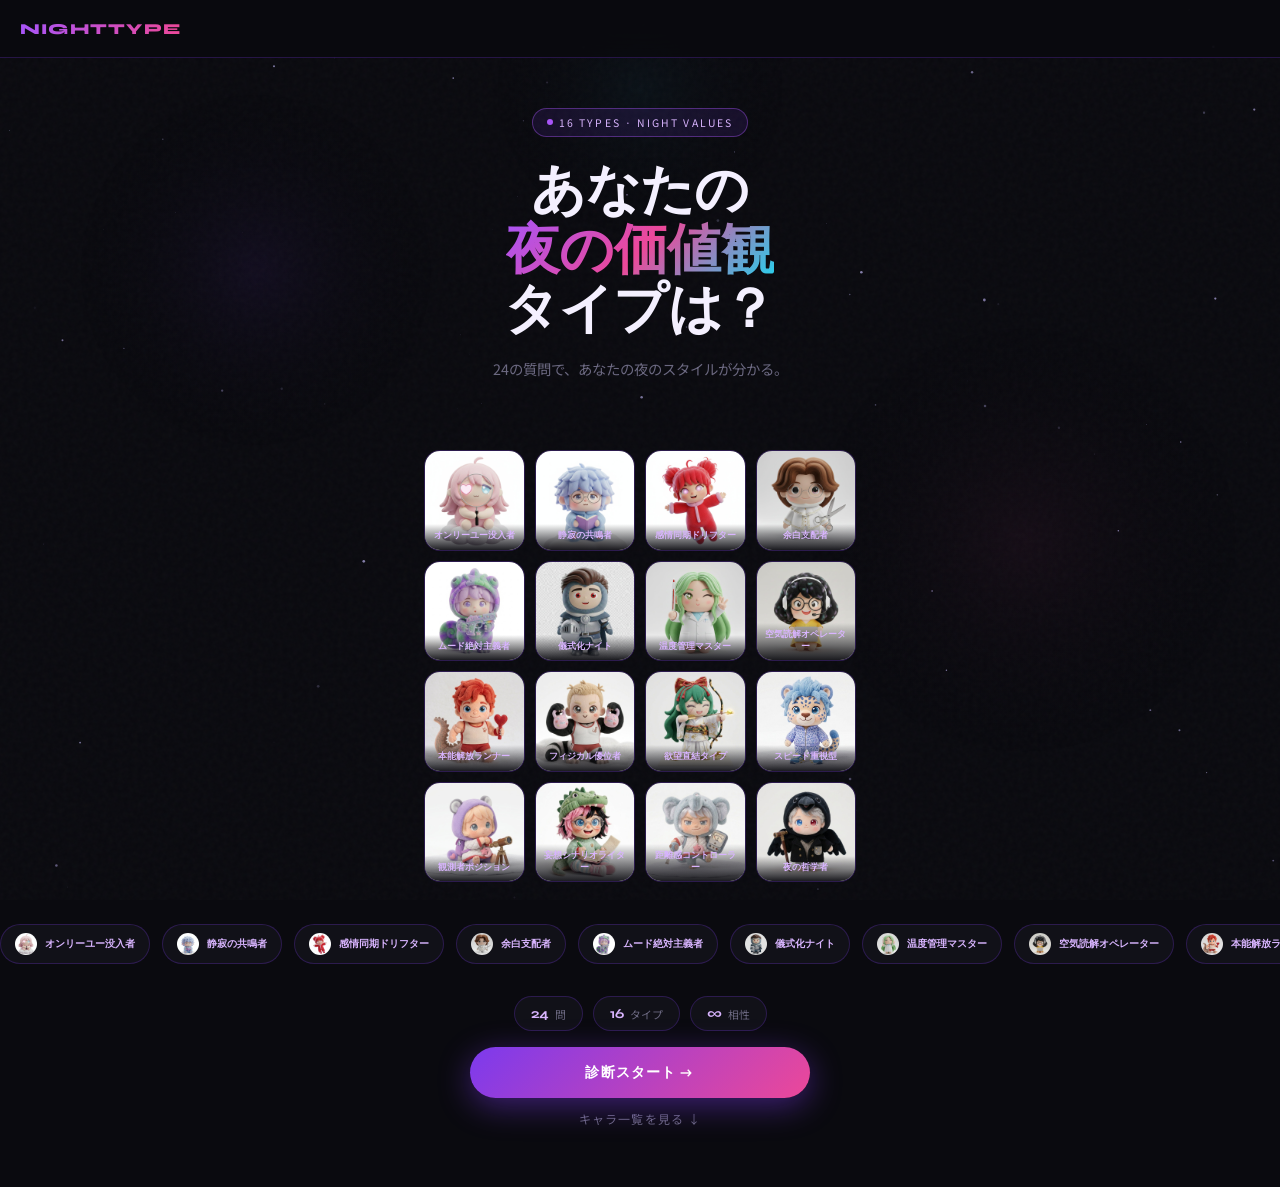
<file: index.html>
<!DOCTYPE html>
<html lang="ja">
<head>
  <meta charset="UTF-8"/>
  <link rel="icon" href="./favicon.svg" type="image/svg+xml"/>

  <meta name="viewport" content="width=device-width, initial-scale=1.0"/>
  <title>ナイトタイプ診断</title>
    <!-- OGP -->
  <meta property="og:title" content="ナイトタイプ診断 | NightType"/>
  <meta property="og:description" content="24の質問であなたの夜のスタイルが分かる。16タイプの中からぴったりの答えを見つけよう。"/>
  <meta property="og:type" content="website"/>
  <meta property="og:url" content="https://nighttype.jp"/>
  <meta property="og:image" content="https://nighttype.jp/images/A1.png"/>
  <meta name="twitter:card" content="summary_large_image"/>
  <meta name="twitter:title" content="ナイトタイプ診断 | NightType"/>
  <meta name="twitter:description" content="24の質問であなたの夜のスタイルが分かる。"/>
  <meta name="twitter:image" content="https://nighttype.jp/images/A1.png"/>
  <link rel="stylesheet" href="./style.css"/>
  <style>
    /* ─ Hero layout ─ */
    .home-hero { padding: 32px 20px 0; text-align:center; display:flex; flex-direction:column; align-items:center; }

    /* ─ Floating chars grid behind hero ─ */
    .float-grid {
      display:grid; grid-template-columns:repeat(4,1fr); gap:10px;
      width:100%; max-width:440px; margin:28px auto 0; padding:0 4px;
    }
    .float-card {
      border-radius:16px; overflow:hidden; position:relative;
      border:1px solid var(--border);
      background:var(--surface);
      animation: floatUp 3s ease-in-out infinite;
      cursor:pointer; text-decoration:none;
      display:block;
    }
    .float-card:nth-child(2n)   { animation-delay:0.4s; }
    .float-card:nth-child(3n)   { animation-delay:0.8s; }
    .float-card:nth-child(4n)   { animation-delay:1.2s; }
    .float-card:nth-child(5n)   { animation-delay:0.6s; }
    .float-card:nth-child(7n)   { animation-delay:1.0s; }
    @keyframes floatUp {
      0%,100% { transform:translateY(0); }
      50%      { transform:translateY(-6px); }
    }
    .float-card img { width:100%; aspect-ratio:1/1; object-fit:cover; display:block; }
    .float-card .fc-icon { width:100%; aspect-ratio:1/1; display:flex; align-items:center; justify-content:center; font-size:2.2rem; background:var(--surface2); }
    .float-card .fc-overlay {
      position:absolute; bottom:0; left:0; right:0;
      padding:6px 6px 8px;
      background:linear-gradient(transparent, rgba(10,10,15,0.92));
    }
    .float-card .fc-name { font-family:'Syne',sans-serif; font-weight:700; font-size:0.55rem; color:var(--purple-ll); line-height:1.3; }
    .float-card:hover { border-color:var(--purple-l); transform:translateY(-8px) scale(1.03) !important; box-shadow:0 12px 28px rgba(124,58,237,0.4); transition:all 0.2s; }

    /* ─ Marquee strip ─ */
    .marquee-wrap { overflow:hidden; width:100%; margin:24px 0 0; }
    .marquee-track { display:flex; gap:12px; animation:marquee 24s linear infinite; width:max-content; }
    .marquee-wrap:hover .marquee-track { animation-play-state:paused; }
    @keyframes marquee { from{transform:translateX(0)} to{transform:translateX(-50%)} }
    .mq-chip {
      flex-shrink:0; display:flex; align-items:center; gap:8px;
      padding:8px 14px; border-radius:999px;
      background:var(--surface); border:1px solid var(--border);
      font-size:0.68rem; color:var(--muted); white-space:nowrap;
    }
    .mq-chip img { width:22px; height:22px; border-radius:50%; object-fit:cover; }
    .mq-chip span { font-family:'Syne',sans-serif; font-size:0.62rem; color:var(--purple-ll); font-weight:700; }

    /* ─ Bottom CTA ─ */
    .home-cta {
      padding:32px 20px 60px; display:flex; flex-direction:column; align-items:center; gap:12px;
    }
    .stat-row { display:flex; gap:10px; margin-bottom:4px; }
    .stat-pill {
      padding:8px 16px; border-radius:999px;
      background:var(--surface); border:1px solid var(--border);
      font-size:0.68rem; color:var(--muted); display:flex; align-items:center; gap:6px;
    }
    .stat-pill b { font-family:'Syne',sans-serif; color:var(--purple-ll); font-size:0.85rem; }
  </style>
  <!-- Google Analytics (GA_MEASUREMENT_IDをご自身のIDに置き換えてください) -->
  <script async src="https://www.googletagmanager.com/gtag/js?id=GA_MEASUREMENT_ID"></script>
  <script>
    window.dataLayer = window.dataLayer || [];
    function gtag(){dataLayer.push(arguments);}
    gtag('js', new Date());
    gtag('config', 'GA_MEASUREMENT_ID');
  </script>
</head>
<body>
<canvas id="bg-canvas"></canvas>
<div class="noise"></div>

<nav class="navbar">
  <a href="index.html" class="nav-logo">NightType</a>
  <button class="hamburger" id="hamburger"><span></span><span></span><span></span></button>
</nav>
<div class="drawer" id="drawer">
  <a href="index.html" class="active"><span class="icon">🏠</span>ホーム</a>
  <a href="quiz.html"><span class="icon">🌙</span>診断する</a>
  <a href="characters.html"><span class="icon">🎴</span>キャラ一覧</a>
  <a href="compat.html"><span class="icon">💜</span>相性チェック</a>
  <a href="matrix.html"><span class="icon">📊</span>相性マトリクス</a>
</div>
<div class="drawer-overlay" id="drawer-overlay"></div>

<div class="page">
  <!-- HERO -->
  <div class="home-hero">
    <div class="hero-badge" style="opacity:0;animation:popIn 0.6s ease 0.1s forwards">
      <div class="dot"></div>16 Types · Night Values
    </div>
    <h1 class="hero-title" style="opacity:0;animation:popIn 0.6s ease 0.25s forwards">
      あなたの<br><span class="grad">夜の価値観</span><br>タイプは？
    </h1>
    <p class="hero-sub" style="opacity:0;animation:popIn 0.6s ease 0.4s forwards">
      24の質問で、あなたの夜のスタイルが分かる。
    </p>

    <!-- 4×4 キャラグリッド -->
    <div class="float-grid" id="floatGrid" style="opacity:0;animation:popIn 0.7s ease 0.5s forwards"></div>
  </div>

  <!-- マーキー -->
  <div class="marquee-wrap" id="marqueeWrap" style="opacity:0;animation:popIn 0.6s ease 0.9s forwards"></div>

  <!-- CTA -->
  <div class="home-cta" style="opacity:0;animation:popIn 0.6s ease 1.0s forwards">
    <div class="stat-row">
      <div class="stat-pill"><b>24</b>問</div>
      <div class="stat-pill"><b>16</b>タイプ</div>
      <div class="stat-pill"><b>∞</b>相性</div>
    </div>
    <a href="quiz.html" class="hero-btn" style="width:100%;max-width:340px;text-align:center;display:block">
      診断スタート →
    </a>
    <a href="characters.html" style="font-size:0.75rem;color:var(--muted);text-decoration:none;letter-spacing:0.1em">
      キャラ一覧を見る ↓
    </a>
  </div>
</div>

<script src="./types.js"></script>
<script src="./common.js"></script>
<script>
const keys = Object.keys(types);

// 4×4 フロートグリッド（16枚全部）
const grid = document.getElementById('floatGrid');
keys.forEach(k => {
  const d = types[k];
  const a = document.createElement('a');
  a.className = 'float-card';
  a.href = 'characters.html#'+k;
  a.innerHTML = d.image
    ? `<img src="${d.image}" alt="${d.name}" loading="lazy"/>
       <div class="fc-overlay"><div class="fc-name">${d.name}</div></div>`
    : `<div class="fc-icon">${d.icon}</div>
       <div class="fc-overlay"><div class="fc-name">${d.name}</div></div>`;
  grid.appendChild(a);
});

// マーキー（2周）
const wrap = document.getElementById('marqueeWrap');
const track = document.createElement('div');
track.className = 'marquee-track';
[...keys,...keys].forEach(k => {
  const d = types[k];
  const chip = document.createElement('a');
  chip.className = 'mq-chip';
  chip.href = 'characters.html#'+k;
  chip.style.textDecoration = 'none';
  chip.innerHTML = d.image
    ? `<img src="${d.image}" alt=""><span>${d.name}</span>`
    : `<span style="font-size:1rem">${d.icon}</span><span>${d.name}</span>`;
  track.appendChild(chip);
});
wrap.appendChild(track);
</script>
</body>
</html>
</file>
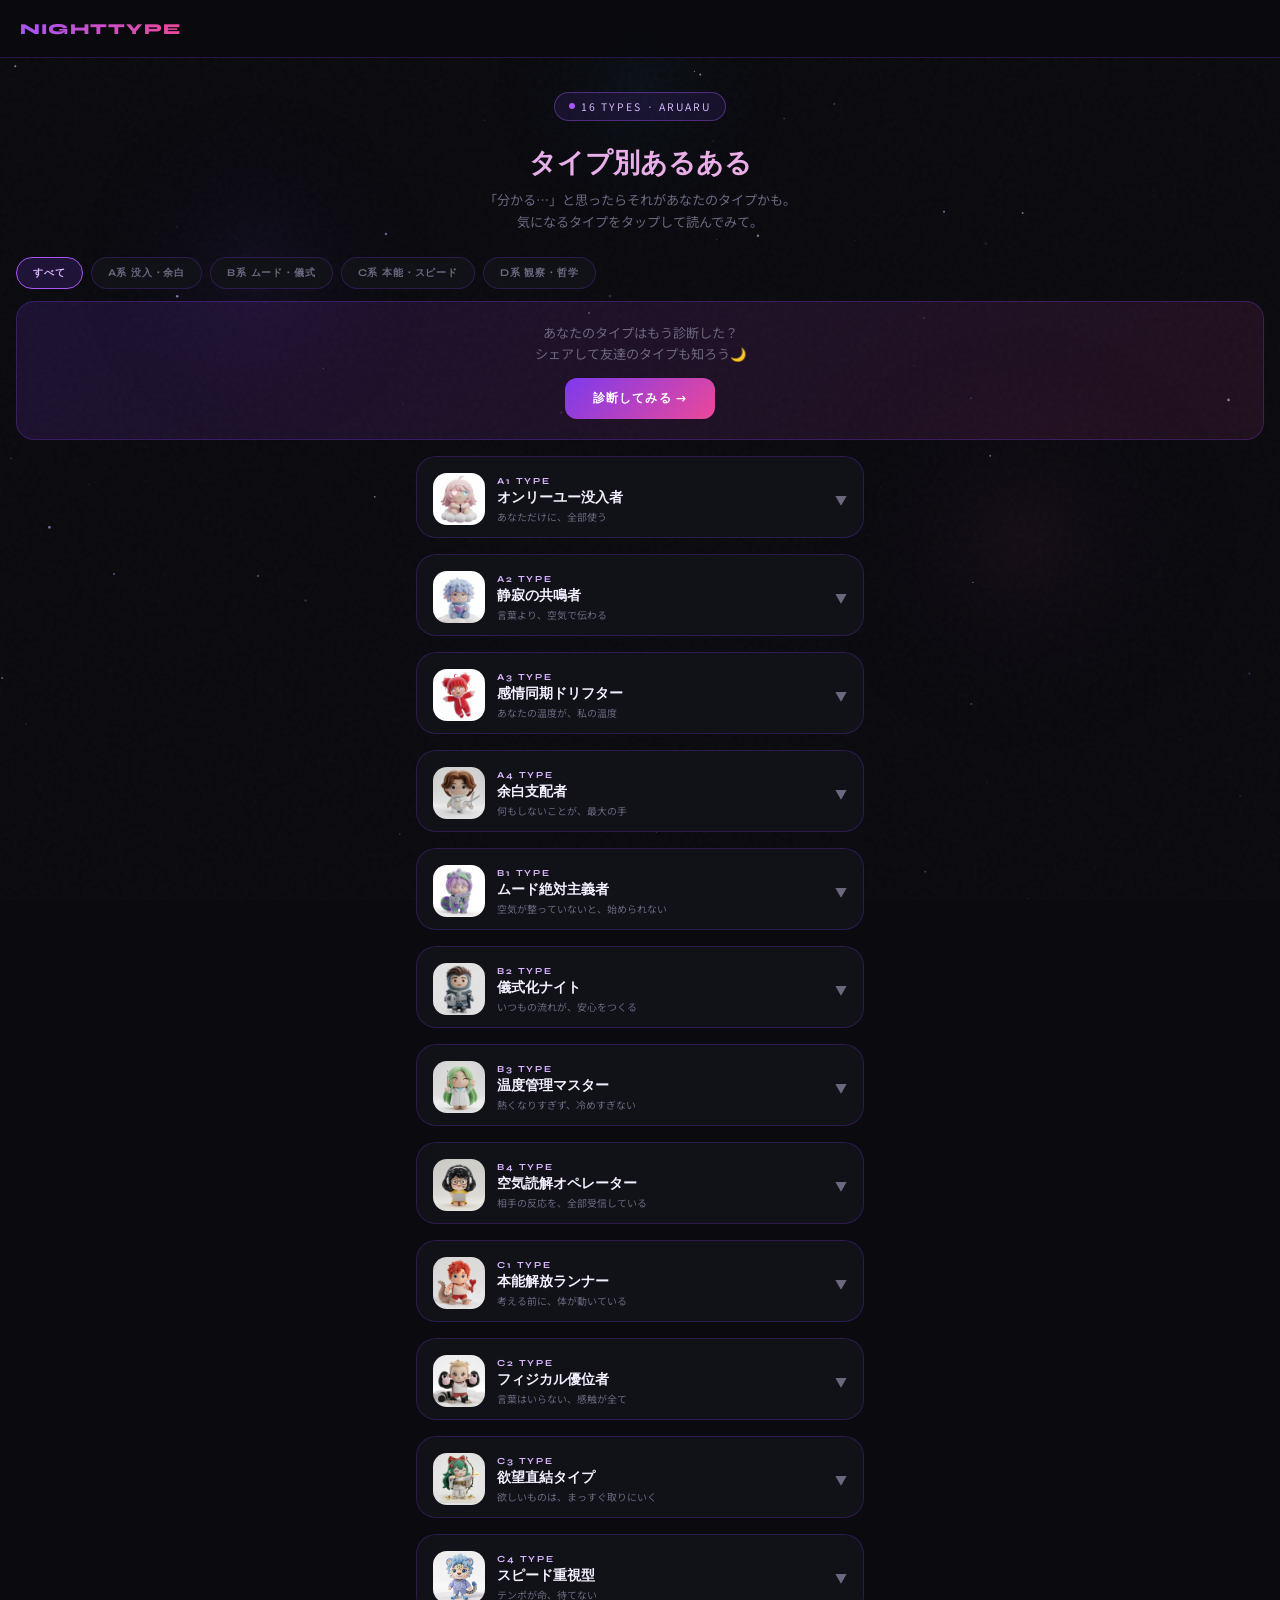
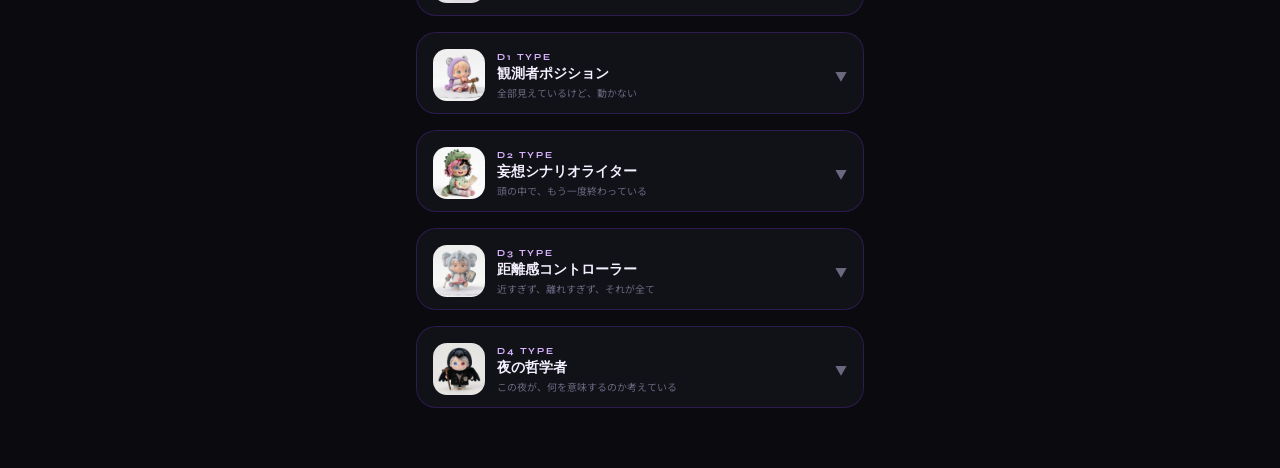
<file: aruaru.html>
<!DOCTYPE html>
<html lang="ja">
<head>
  <meta charset="UTF-8"/>
  <link rel="icon" href="./favicon.svg" type="image/svg+xml"/>
  <meta name="viewport" content="width=device-width, initial-scale=1.0"/>
  <title>タイプ別あるある｜NightType 夜の価値観診断</title>
  <meta name="description" content="ナイトタイプ別あるある集。全16タイプのリアルな「分かる！」エピソードまとめ。"/>
  <meta property="og:title" content="夜タイプ別あるある｜NightType"/>
  <meta property="og:description" content="全16タイプのリアルなあるある。あなたのタイプは？"/>
  <meta name="twitter:card" content="summary_large_image"/>
  <link rel="stylesheet" href="./style.css"/>
  <style>
    .aruaru-hero { padding:32px 20px 0; text-align:center; }
    .aruaru-hero h1 { font-family:'Syne',sans-serif; font-weight:800; font-size:1.7rem; margin-bottom:8px;
      background:linear-gradient(135deg,var(--purple-ll),var(--pink-l)); -webkit-background-clip:text; -webkit-text-fill-color:transparent; }
    .aruaru-hero p { font-size:0.82rem; color:var(--muted); line-height:1.7; margin-bottom:24px; }

    /* フィルタータブ */
    .filter-tabs { display:flex; gap:8px; overflow-x:auto; padding:0 16px 12px; -webkit-overflow-scrolling:touch; scrollbar-width:none; }
    .filter-tabs::-webkit-scrollbar { display:none; }
    .filter-tab { flex-shrink:0; padding:8px 16px; border-radius:999px; border:1px solid var(--border);
      background:var(--surface); font-family:'Syne',sans-serif; font-size:0.65rem; font-weight:700;
      letter-spacing:0.08em; color:var(--muted); cursor:pointer; transition:all 0.2s; white-space:nowrap; }
    .filter-tab.active { border-color:var(--purple-l); background:rgba(124,58,237,0.18); color:var(--purple-ll); }

    /* カードグリッド */
    .aruaru-grid { display:flex; flex-direction:column; gap:16px; padding:0 16px 60px; max-width:480px; margin:0 auto; }

    .type-aruaru-card {
      border-radius:20px; background:var(--surface); border:1px solid var(--border);
      overflow:hidden; transition:all 0.22s;
    }
    .type-aruaru-card:hover { border-color:var(--purple-l); box-shadow:0 8px 28px rgba(124,58,237,0.2); }

    .tac-header {
      display:flex; align-items:center; gap:12px; padding:16px 16px 12px;
      cursor:pointer; user-select:none;
    }
    .tac-img { width:52px; height:52px; border-radius:14px; object-fit:cover; flex-shrink:0; }
    .tac-icon { width:52px; height:52px; border-radius:14px; background:var(--surface2);
      display:flex; align-items:center; justify-content:center; font-size:1.6rem; flex-shrink:0; }
    .tac-info { flex:1; min-width:0; }
    .tac-code { font-family:'Syne',sans-serif; font-weight:700; font-size:0.58rem;
      letter-spacing:0.2em; color:var(--purple-ll); margin-bottom:3px; }
    .tac-name { font-family:'Syne',sans-serif; font-weight:700; font-size:0.88rem; line-height:1.2; }
    .tac-tagline { font-size:0.62rem; color:var(--muted); margin-top:2px; }
    .tac-toggle { font-size:0.75rem; color:var(--muted); flex-shrink:0; transition:transform 0.25s; }
    .type-aruaru-card.open .tac-toggle { transform:rotate(180deg); }

    .tac-body {
      max-height:0; overflow:hidden;
      transition:max-height 0.35s cubic-bezier(0.4,0,0.2,1);
      padding:0 16px;
    }
    .type-aruaru-card.open .tac-body { max-height:400px; }
    .tac-divider { height:1px; background:rgba(255,255,255,0.06); margin-bottom:12px; }
    .aruaru-items { list-style:none; padding:0; margin:0 0 16px; display:flex; flex-direction:column; gap:8px; }
    .aruaru-items li {
      padding:12px 14px 12px 38px; border-radius:10px;
      background:rgba(255,255,255,0.025); border:1px solid rgba(255,255,255,0.05);
      font-size:0.8rem; line-height:1.65; color:#9d99b0; position:relative;
    }
    .aruaru-items li::before { content:'🌙'; position:absolute; left:11px; top:12px; font-size:0.8rem; }
    .tac-cta {
      display:block; padding:12px; border-radius:10px; margin-bottom:14px;
      background:rgba(124,58,237,0.1); border:1px solid rgba(124,58,237,0.25);
      color:var(--purple-ll); font-family:'Syne',sans-serif; font-weight:700;
      font-size:0.68rem; letter-spacing:0.1em; text-align:center; text-decoration:none;
      transition:all 0.2s;
    }
    .tac-cta:hover { background:rgba(124,58,237,0.2); }

    /* シェアバナー */
    .share-banner {
      margin:0 16px 16px; padding:20px 18px; border-radius:18px;
      background:linear-gradient(135deg,rgba(124,58,237,0.15),rgba(236,72,153,0.1));
      border:1px solid rgba(124,58,237,0.3); text-align:center;
    }
    .share-banner p { font-size:0.82rem; color:var(--muted); line-height:1.6; margin-bottom:14px; }
    .share-banner a { display:inline-block; padding:12px 28px; border-radius:12px;
      background:linear-gradient(135deg,var(--purple),var(--pink));
      color:#fff; font-family:'Syne',sans-serif; font-weight:700; font-size:0.75rem;
      letter-spacing:0.1em; text-decoration:none; transition:all 0.2s; }
    .share-banner a:hover { transform:translateY(-2px); box-shadow:0 8px 20px rgba(124,58,237,0.4); }
  </style>
</head>
<body>
<canvas id="bg-canvas"></canvas>
<div class="noise"></div>
<nav class="navbar">
  <a href="index.html" class="nav-logo">NightType</a>
  <button class="hamburger" id="hamburger"><span></span><span></span><span></span></button>
</nav>
<div class="drawer" id="drawer">
  <a href="index.html"><span class="icon">🏠</span>ホーム</a>
  <a href="quiz.html"><span class="icon">🌙</span>診断する</a>
  <a href="characters.html"><span class="icon">🎴</span>キャラ一覧</a>
  <a href="aruaru.html" class="active"><span class="icon">💬</span>あるある</a>
  <a href="compat.html"><span class="icon">💜</span>相性チェック</a>
  <a href="matrix.html"><span class="icon">📊</span>相性マトリクス</a>
</div>
<div class="drawer-overlay" id="drawer-overlay"></div>

<div class="page">
  <div class="aruaru-hero">
    <div class="hero-badge"><div class="dot"></div>16 Types · Aruaru</div>
    <h1>タイプ別あるある</h1>
    <p>「分かる…」と思ったらそれがあなたのタイプかも。<br>気になるタイプをタップして読んでみて。</p>
  </div>

  <!-- フィルタータブ -->
  <div class="filter-tabs" id="filterTabs">
    <button class="filter-tab active" data-filter="all">すべて</button>
    <button class="filter-tab" data-filter="A">A系 没入・余白</button>
    <button class="filter-tab" data-filter="B">B系 ムード・儀式</button>
    <button class="filter-tab" data-filter="C">C系 本能・スピード</button>
    <button class="filter-tab" data-filter="D">D系 観察・哲学</button>
  </div>

  <!-- シェア誘導 -->
  <div class="share-banner">
    <p>あなたのタイプはもう診断した？<br>シェアして友達のタイプも知ろう🌙</p>
    <a href="quiz.html">診断してみる →</a>
  </div>

  <div class="aruaru-grid" id="aruaruGrid"></div>
</div>

<script src="./types.js"></script>
<script src="./common.js"></script>
<script>
const aruaruData = {
  A1:["好きな人以外のことを考えながら夜を過ごすのが、なぜか申し訳ない","既読がついた瞬間、どんな場所にいても気づく","「今日誰かと会った？」という質問を、さりげなくしてしまう","夜のあとに「他に誰かいる？」と聞けないまま何日も過ごす","相手が自分だけを見ていると分かった瞬間、全力になれる"],
  A2:["「なんで話してくれないの？」と言われるが、ちゃんと伝えているつもり","静かな空間で隣にいるだけで満たされた夜がある","沈黙が怖い人とは、なぜか長続きしない","言語化を求められると、なぜか気持ちが冷める","目が合っただけで「分かった」と思える瞬間がある"],
  A3:["相手が楽しそうだと自分も楽しくなり、相手が沈んでいると自分も沈む","「あなたって何したいの？」と聞かれると一瞬困る","相性の悪い夜の後、自分のせいかと考えてしまう","気づけば相手のリズムに合わせていて、自分のペースを忘れる","本気の相手とは、信じられないくらい深い夜になる"],
  A4:["「なんで連絡くれないの」と言われるが、むしろ待っていた","あえて既読をつけない夜がある（効果を知っている）","相手が焦り始めたころ、ようやく動く","「冷たい」と言われるが、自分では十分アピールしているつもり","引いた瞬間に相手が近づいてきた経験が複数回ある"],
  B1:["ホテルのコンセプトルームが好きで、よく調べている","蛍光灯の下では気持ちが入らない、というのが本音","音楽・香り・温度が揃ってやっと「今夜の準備ができた」と思える","ムードを壊した相手のことは、なぜかずっと覚えている","照明を落とした瞬間、別人みたいになると言われる"],
  B2:["付き合いたてより、慣れてきた頃の方が断然いい","初めての場所より、いつものあの店がやっぱり落ち着く","「マンネリ」と言われても、それが安心なんだと思っている","毎回同じ流れなのに、なぜか毎回違う深さがある","型が崩れると、気持ちのスイッチが入らなくなる"],
  B3:["「今どんな気持ち？」を言葉ではなく、状況で読もうとする","相手が不満そうなのに「大丈夫」と言ったとき、そっと軌道修正する","熱くなりすぎる相手と、冷めすぎる相手、どちらも扱える","翌朝「昨日よかった」と言われることが多い","自分が満足したかどうかは、後回しになることが多い"],
  B4:["相手の息のリズムが変わった瞬間、すぐ気づく","「なんで分かったの？」と驚かれることが多い","全力でケアした翌朝、何も聞いてもらえないとじわっと寂しい","相手のために動けるが、自分が欲しいものを言葉にするのは苦手","「気を遣いすぎ」と言われるが、気を遣わない方法が分からない"],
  C1:["「計画してから」という発想が、夜には存在しない","気づいたら手が動いていて、後から「あ、そうなった」と思う","テンションが上がると止まれない、という自覚はある","「もう少しゆっくりで」と言われると少し困る","終わった後の充実感だけは、どのタイプにも負けない"],
  C2:["初めて触れた瞬間に「合う/合わない」が全部分かる","言葉で語り合う夜より、ただ触れ合っている夜の方が好き","「相性って何？」と聞かれたら「触れてみれば分かる」と答える","五感が鋭すぎて、シーツの質感が気になることがある","フィジカルな相性が悪いと、どれだけ好きでも続かない"],
  C3:["「なんで言ってくれなかったの」と後で言われることがある","欲しいと思ったら次の瞬間には動いている","「もう少し焦らして」という概念が理解できない","直球すぎると言われるが、それが誠実だと思っている","まわりくどい誘い方をされると、正直ピンとこない"],
  C4:["「もう終わり？」と思ったことはほぼない（自分のテンポで進むから）","返信が遅い人と夜を過ごすと、なぜかテンションが下がる","「焦らし」を「技術」と呼ぶ人と、根本的に合わない","テンポが合った夜は、会話のように全部がスムーズだった","待ち時間に熱が冷めた経験が、一度や二度ではない"],
  D1:["「何考えてるか分からない」とよく言われるが、全部分かった上で動いていない","相手のことをじっくり観察してから、初めて動く","自分から誘うより、相手が来るのを待つ方が多い","「なんでそんなこと知ってるの」と驚かれることがある","場を支配しているつもりはないが、気づけばそうなっている"],
  D2:["メッセージが来た瞬間から、頭の中でその夜のシナリオが始まる","現実より想像の方が豊かなことがある、と認めている","「思ってたのと違う」がプラスの意味で起きると最高に興奮する","夜の前の緊張感と予感が、一番ドキドキする瞬間かもしれない","終わった後、一人で「あのシーンどうだった」と振り返る"],
  D3:["「もっと近づいて」と言われると、逆に一歩引いてしまう","好きな人ほど、少し距離を置きたくなるのが自分の癖","「なんで壁作るの？」と聞かれると答えに詰まる","近づいた後に「引けなくなる感覚」が、少し怖い","でも、離れすぎると寂しいのも事実"],
  D4:["夜の途中に「これはどういう関係なんだろう」と考え始める","「今夜はなんでこうなったんだろう」と一人で振り返る夜がある","相手に「難しいね」と言われたことがある","意味のない夜に、違和感を感じてしまう","二人の関係性について語り合える相手との夜が、一番好き"],
};

const grid = document.getElementById('aruaruGrid');
let currentFilter = 'all';

function buildGrid(filter){
  grid.innerHTML = '';
  Object.entries(types).forEach(([code, d], i) => {
    if(filter !== 'all' && !code.startsWith(filter)) return;
    const items = aruaruData[code] || [];
    const card = document.createElement('div');
    card.className = 'type-aruaru-card';
    card.dataset.code = code;
    card.style.cssText = `opacity:0;animation:popIn 0.45s ease ${0.04*i}s forwards`;
    card.innerHTML = `
      <div class="tac-header">
        ${d.image ? `<img src="${d.image}" alt="${d.name}" class="tac-img" loading="lazy"/>` : `<div class="tac-icon">${d.icon}</div>`}
        <div class="tac-info">
          <div class="tac-code">${code} TYPE</div>
          <div class="tac-name">${d.name}</div>
          <div class="tac-tagline">${d.tagline}</div>
        </div>
        <div class="tac-toggle">▼</div>
      </div>
      <div class="tac-body">
        <div class="tac-divider"></div>
        <ul class="aruaru-items">
          ${items.map(item=>`<li>${item}</li>`).join('')}
        </ul>
        <a href="type/${code}.html" class="tac-cta">このタイプの詳細を見る →</a>
      </div>`;
    card.querySelector('.tac-header').addEventListener('click', () => {
      card.classList.toggle('open');
    });
    grid.appendChild(card);
  });
}

buildGrid('all');

// 自分のタイプが分かっていれば自動オープン
const savedScores = localStorage.getItem('nightTypeScores');
if(savedScores){
  const scores = JSON.parse(savedScores);
  const myType = Object.keys(scores).reduce((a,b)=>scores[a]>scores[b]?a:b);
  setTimeout(() => {
    const myCard = grid.querySelector(`[data-code="${myType}"]`);
    if(myCard){
      myCard.classList.add('open');
      myCard.scrollIntoView({behavior:'smooth', block:'center'});
    }
  }, 600);
}

// フィルター
document.getElementById('filterTabs').addEventListener('click', e => {
  const btn = e.target.closest('.filter-tab');
  if(!btn) return;
  currentFilter = btn.dataset.filter;
  document.querySelectorAll('.filter-tab').forEach(b => b.classList.toggle('active', b===btn));
  buildGrid(currentFilter);
});
</script>
</body>
</html>
</file>
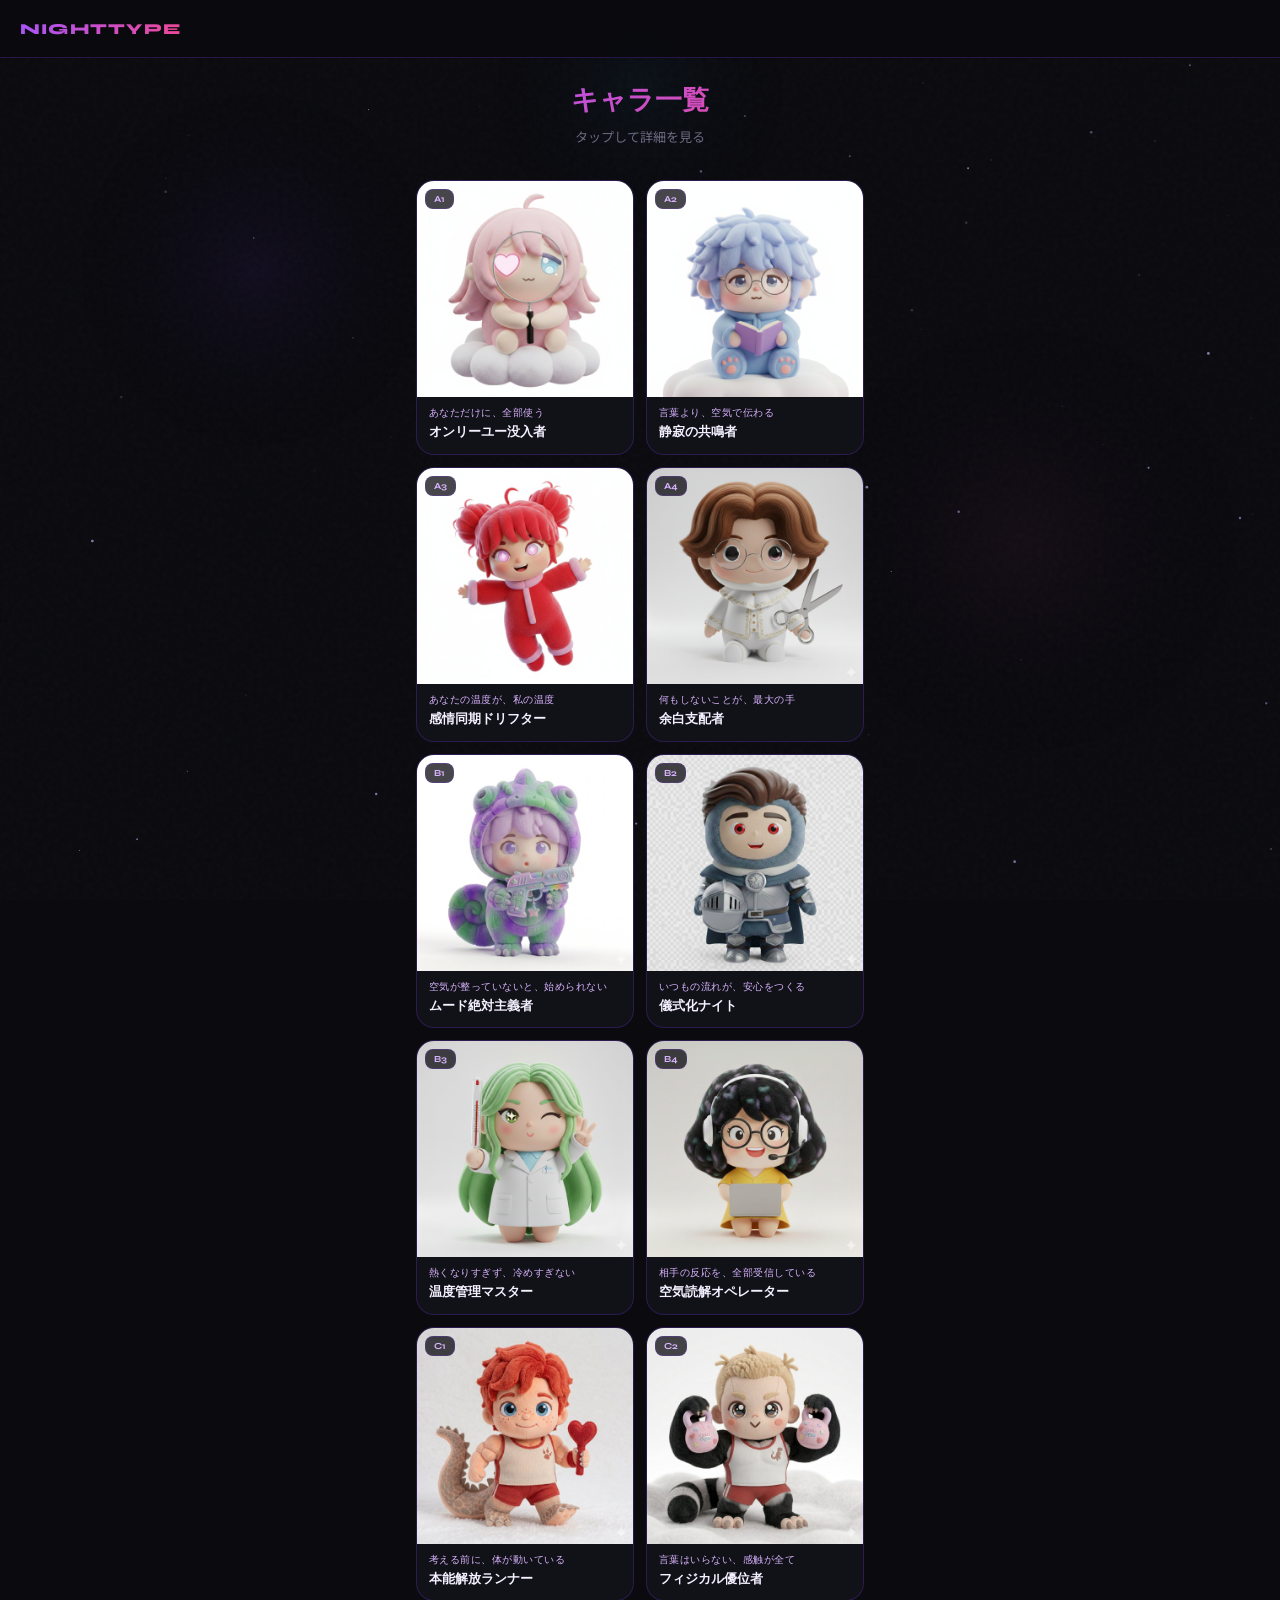
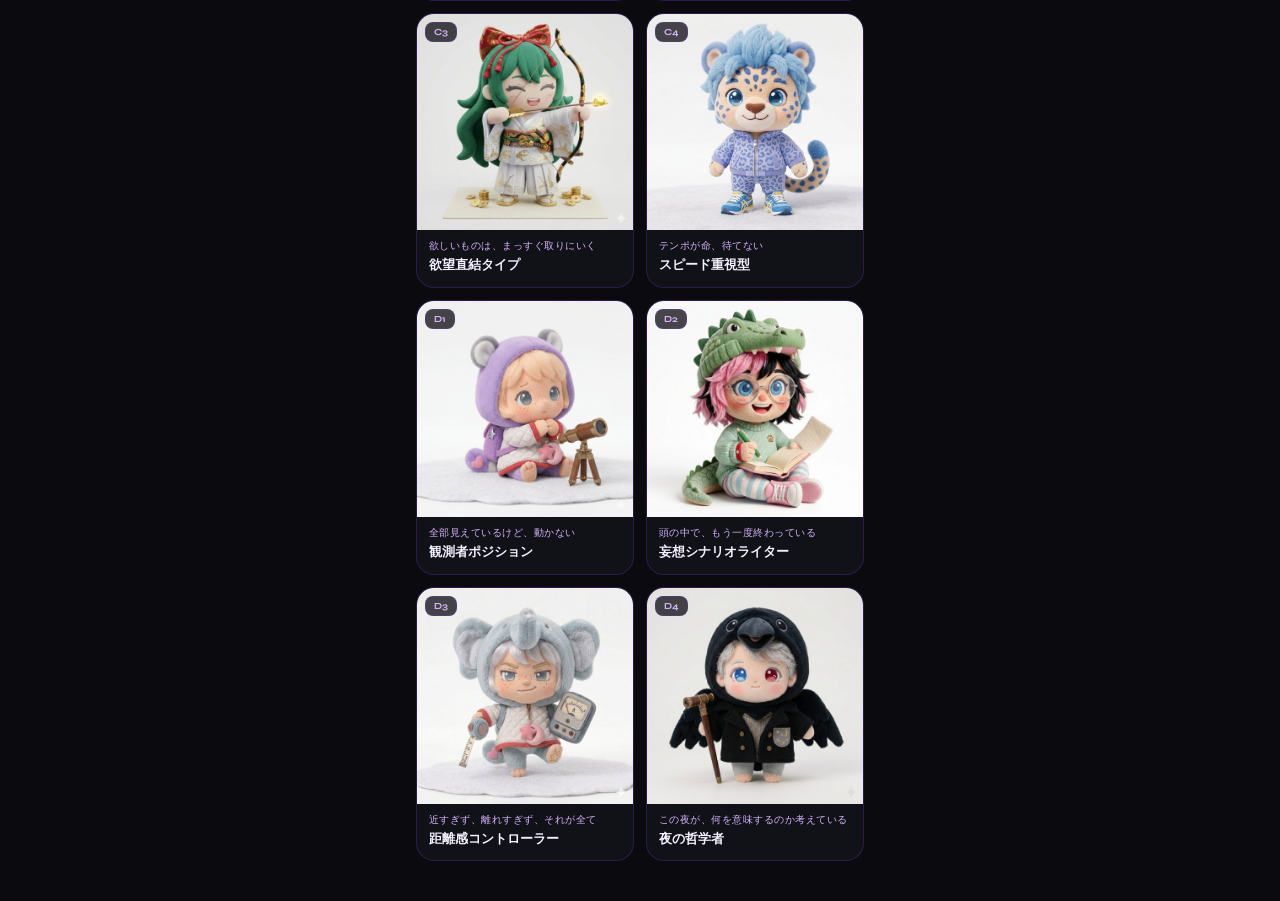
<file: characters.html>
<!DOCTYPE html>
<html lang="ja">
<head>
  <meta charset="UTF-8"/>
  <link rel="icon" href="./favicon.svg" type="image/svg+xml"/>
  <meta name="viewport" content="width=device-width, initial-scale=1.0"/>
  <title>キャラ一覧｜ナイトタイプ</title>
  <link rel="stylesheet" href="./style.css"/>
  <style>
    .chars-grid{display:grid;grid-template-columns:repeat(2,1fr);gap:12px;padding:0 0 40px;}
    .char-card{border-radius:18px;background:var(--surface);border:1px solid var(--border);overflow:hidden;cursor:pointer;transition:all 0.22s;text-decoration:none;color:var(--white);display:block;}
    .char-card:hover{transform:translateY(-4px);box-shadow:0 12px 36px rgba(124,58,237,0.35);border-color:var(--purple-l);}
    .char-img-wrap{width:100%;aspect-ratio:1/1;overflow:hidden;position:relative;background:radial-gradient(circle at 50% 60%,rgba(124,58,237,0.18),rgba(10,10,15,0.9));display:flex;align-items:center;justify-content:center;}
    .char-img-wrap img{width:100%;height:100%;object-fit:cover;}
    .char-img-wrap .char-icon-fb{font-size:4rem;}
    .char-type-code{position:absolute;top:8px;left:8px;background:rgba(10,10,15,0.75);backdrop-filter:blur(8px);border:1px solid var(--border);border-radius:8px;font-family:'Syne',sans-serif;font-size:0.58rem;font-weight:700;color:var(--purple-ll);padding:3px 8px;}
    .char-info{padding:10px 12px 13px;}
    .char-tagline{font-size:0.6rem;color:var(--purple-ll);letter-spacing:0.05em;margin-bottom:4px;font-family:'Syne',sans-serif;}
    .char-name{font-family:'Syne',sans-serif;font-weight:700;font-size:0.8rem;line-height:1.3;}

    /* Modal */
    .modal-overlay{position:fixed;inset:0;z-index:200;background:rgba(0,0,0,0.82);backdrop-filter:blur(12px);display:flex;align-items:flex-end;justify-content:center;opacity:0;pointer-events:none;transition:opacity 0.3s;}
    .modal-overlay.open{opacity:1;pointer-events:all;}
    .modal{width:100%;max-width:480px;background:var(--surface);border-radius:24px 24px 0 0;border:1px solid var(--border);border-bottom:none;padding:0 0 52px;transform:translateY(100%);transition:transform 0.35s cubic-bezier(0.4,0,0.2,1);max-height:92vh;overflow-y:auto;}
    .modal-overlay.open .modal{transform:translateY(0);}
    .modal-handle{width:40px;height:4px;border-radius:2px;background:rgba(255,255,255,0.12);margin:14px auto 0;}
    .modal-top{position:relative;}
    .modal-img{width:100%;max-height:260px;object-fit:contain;padding:16px 48px 0;}
    .modal-img-fb{font-size:5.5rem;text-align:center;padding:24px 0 0;}
    .modal-glow{position:absolute;bottom:0;left:0;right:0;height:80px;background:linear-gradient(transparent,var(--surface));pointer-events:none;}
    .modal-body{padding:16px 22px 0;}
    .modal-code{font-size:0.56rem;letter-spacing:0.28em;text-transform:uppercase;color:var(--muted);margin-bottom:4px;}
    .modal-tagline{font-size:0.72rem;color:var(--purple-ll);font-family:'Syne',sans-serif;margin-bottom:8px;}
    .modal-name{font-family:'Syne',sans-serif;font-weight:800;font-size:1.55rem;line-height:1.15;margin-bottom:10px;background:linear-gradient(135deg,var(--purple-ll),var(--pink-l));-webkit-background-clip:text;-webkit-text-fill-color:transparent;}

    /* プロフィール */
    .profile-row{display:flex;gap:8px;flex-wrap:wrap;margin-bottom:14px;}
    .profile-chip{padding:5px 12px;border-radius:999px;font-size:0.65rem;font-family:'Syne',sans-serif;font-weight:700;}
    .profile-chip.age{background:rgba(124,58,237,0.15);border:1px solid rgba(168,85,247,0.3);color:var(--purple-ll);}
    .profile-chip.mbti{background:rgba(236,72,153,0.12);border:1px solid rgba(236,72,153,0.3);color:var(--pink-l);}
    .keyword-row{display:flex;gap:6px;flex-wrap:wrap;margin-bottom:14px;}
    .keyword-tag{padding:4px 10px;border-radius:6px;background:rgba(255,255,255,0.04);border:1px solid rgba(255,255,255,0.08);font-size:0.62rem;color:var(--muted);}
    .quote-block{padding:12px 16px;border-radius:12px;background:rgba(124,58,237,0.08);border-left:3px solid var(--purple);margin-bottom:14px;font-style:italic;font-size:0.85rem;color:var(--purple-ll);line-height:1.6;}

    .modal-divider{height:1px;background:rgba(255,255,255,0.06);margin:14px 0;}
    .modal-desc{font-size:0.84rem;line-height:1.88;color:#9d99b0;}
    .modal-detail{font-size:0.8rem;line-height:1.85;color:#7a7690;margin-top:10px;padding:12px 14px;border-radius:10px;background:rgba(255,255,255,0.025);border-left:2px solid rgba(124,58,237,0.4);}
    .modal-section-title{font-size:0.58rem;letter-spacing:0.25em;text-transform:uppercase;margin:18px 0 10px;}
    .modal-section-title.g{color:rgba(168,85,247,0.7);}
    .modal-section-title.b{color:rgba(236,72,153,0.7);}
    .compat-chips{display:flex;flex-direction:column;gap:8px;}
    .compat-chip-row{display:flex;align-items:center;gap:10px;padding:10px 12px;border-radius:12px;background:var(--surface2);}
    .compat-chip-row.good{border-left:2px solid rgba(168,85,247,0.5);}
    .compat-chip-row.bad{border-left:2px solid rgba(236,72,153,0.5);}
    .compat-chip-row img{width:36px;height:36px;border-radius:10px;object-fit:cover;flex-shrink:0;}
    .compat-chip-row .cc-icon{width:36px;height:36px;border-radius:10px;background:var(--surface);display:flex;align-items:center;justify-content:center;font-size:1.3rem;flex-shrink:0;}
    .compat-chip-right{flex:1;min-width:0;}
    .compat-chip-name{font-family:'Syne',sans-serif;font-weight:700;font-size:0.75rem;margin-bottom:2px;}
    .compat-chip-reason{font-size:0.66rem;color:var(--muted);line-height:1.5;}
    .modal-close{width:calc(100% - 44px);margin:20px 22px 0;padding:14px;border-radius:12px;background:transparent;border:1px solid var(--border);color:var(--muted);font-family:'Syne',sans-serif;font-size:0.75rem;letter-spacing:0.1em;cursor:pointer;transition:all 0.2s;}
    .modal-close:hover{border-color:var(--purple-l);color:var(--white);}
  </style>
</head>
<body>
<canvas id="bg-canvas"></canvas>
<div class="noise"></div>
<nav class="navbar">
  <a href="index.html" class="nav-logo">NightType</a>
  <button class="hamburger" id="hamburger"><span></span><span></span><span></span></button>
</nav>
<div class="drawer" id="drawer">
  <a href="index.html"><span class="icon">🏠</span>ホーム</a>
  <a href="quiz.html"><span class="icon">🌙</span>診断する</a>
  <a href="characters.html" class="active"><span class="icon">🎴</span>キャラ一覧</a>
  <a href="compat.html"><span class="icon">💜</span>相性チェック</a>
  <a href="matrix.html"><span class="icon">📊</span>相性マトリクス</a>
</div>
<div class="drawer-overlay" id="drawer-overlay"></div>

<div class="page">
  <div style="max-width:480px;margin:0 auto;padding:24px 16px 0;">
    <div class="page-header"><h1>キャラ一覧</h1><p>タップして詳細を見る</p></div>
    <div class="chars-grid" id="charsGrid"></div>
  </div>
</div>

<div class="modal-overlay" id="modalOverlay">
  <div class="modal">
    <div class="modal-handle"></div>
    <div id="modalContent"></div>
    <div style="padding:0 22px 0">
      <a id="modalTypeLink" href="#" style="display:block;padding:14px;border-radius:12px;background:linear-gradient(135deg,rgba(124,58,237,0.2),rgba(236,72,153,0.15));border:1px solid rgba(124,58,237,0.4);color:var(--purple-ll);font-family:'Syne',sans-serif;font-weight:700;font-size:0.75rem;letter-spacing:0.1em;text-align:center;text-decoration:none;margin-bottom:10px;transition:all 0.2s">
        このタイプの詳細ページを見る →
      </a>
    </div>
    <a id="modalTypeLink" href="#" style="display:flex;align-items:center;justify-content:center;gap:6px;margin:14px 22px 0;padding:13px;border-radius:12px;border:none;background:linear-gradient(135deg,rgba(124,58,237,0.8),rgba(236,72,153,0.7));color:#fff;font-family:'Syne',sans-serif;font-weight:700;font-size:0.75rem;letter-spacing:0.1em;text-decoration:none">
      📖 このタイプの詳細を見る →
    </a>
    <button class="modal-close" id="modalClose">閉じる</button>
  </div>
</div>

<script src="./types.js"></script>
<script src="./common.js"></script>
<script>
const grid=document.getElementById('charsGrid');
const overlay=document.getElementById('modalOverlay');
const modalContent=document.getElementById('modalContent');

Object.entries(types).forEach(([code,d],i)=>{
  const card=document.createElement('a');
  card.id=code; card.className='char-card'; card.href='type.html?type='+code;
  card.style.cssText=`opacity:0;animation:popIn 0.5s ease ${0.04*i}s forwards`;
  card.innerHTML=`
    <div class="char-img-wrap">
      ${d.image?`<img src="${d.image}" alt="${d.name}" loading="lazy"/>`:`<div class="char-icon-fb">${d.icon}</div>`}
      <div class="char-type-code">${code}</div>
    </div>
    <div class="char-info">
      <div class="char-tagline">${d.tagline}</div>
      <div class="char-name">${d.name}</div>
    </div>`;
  card.addEventListener('click',e=>{e.preventDefault();openModal(code);});
  card.setAttribute('data-type',code);
  grid.appendChild(card);
});

if(location.hash){const c=location.hash.slice(1);if(types[c])setTimeout(()=>openModal(c),400);}

function openModal(code){
  const d=types[code];
  const keywords=(d.keyword||[]).map(k=>`<span class="keyword-tag">${k}</span>`).join('');
  const goodChips=d.good.map(c=>{
    const t=types[c];
    return `<div class="compat-chip-row good">
      ${t.image?`<img src="${t.image}" alt="">`:`<div class="cc-icon">${t.icon}</div>`}
      <div class="compat-chip-right">
        <div class="compat-chip-name">${t.name}</div>
        <div class="compat-chip-reason">${t.tagline}</div>
      </div></div>`;
  }).join('');
  const badChips=d.bad.map(c=>{
    const t=types[c];
    return `<div class="compat-chip-row bad">
      ${t.image?`<img src="${t.image}" alt="">`:`<div class="cc-icon">${t.icon}</div>`}
      <div class="compat-chip-right">
        <div class="compat-chip-name">${t.name}</div>
        <div class="compat-chip-reason">${t.tagline}</div>
      </div></div>`;
  }).join('');

  modalContent.innerHTML=`
    <div class="modal-top">
      ${d.image?`<img class="modal-img" src="${d.image}" alt="${d.name}"/>`:`<div class="modal-img-fb">${d.icon}</div>`}
      <div class="modal-glow"></div>
    </div>
    <div class="modal-body">
      <div class="modal-code">${code}</div>
      <div class="modal-tagline">"${d.tagline}"</div>
      <div class="modal-name">${d.name}</div>
      <div class="profile-row">
        ${d.age?`<span class="profile-chip age">推定${d.age}歳</span>`:''}
        ${d.mbti?`<span class="profile-chip mbti">${d.mbti}</span>`:''}
      </div>
      ${d.keyword?`<div class="keyword-row">${keywords}</div>`:''}
      ${d.quote?`<div class="quote-block">${d.quote}</div>`:''}
      <div class="modal-divider"></div>
      <p class="modal-desc">${d.description}</p>
      <div class="modal-detail">${d.detail}</div>
      <div class="modal-section-title g">◇ 相性がいいタイプ</div>
      <div class="compat-chips">${goodChips}</div>
      ${d.goodReason?`<p style="font-size:0.7rem;color:var(--muted);margin-top:8px;line-height:1.6;padding:0 2px">${d.goodReason}</p>`:''}
      <div class="modal-section-title b">◇ 刺激が強すぎるタイプ</div>
      <div class="compat-chips">${badChips}</div>
      ${d.badReason?`<p style="font-size:0.7rem;color:var(--muted);margin-top:8px;line-height:1.6;padding:0 2px">${d.badReason}</p>`:''}
    </div>`;
  document.getElementById('modalTypeLink').href = 'type/'+code+'.html';
  const tLink=document.getElementById('modalTypeLink');if(tLink)tLink.href='type.html?type='+code;
  overlay.classList.add('open');
  document.body.style.overflow='hidden';
}

document.getElementById('modalClose').addEventListener('click',closeModal);
overlay.addEventListener('click',e=>{if(e.target===overlay)closeModal();});
function closeModal(){overlay.classList.remove('open');document.body.style.overflow='';}
</script>
</body>
</html>
</file>
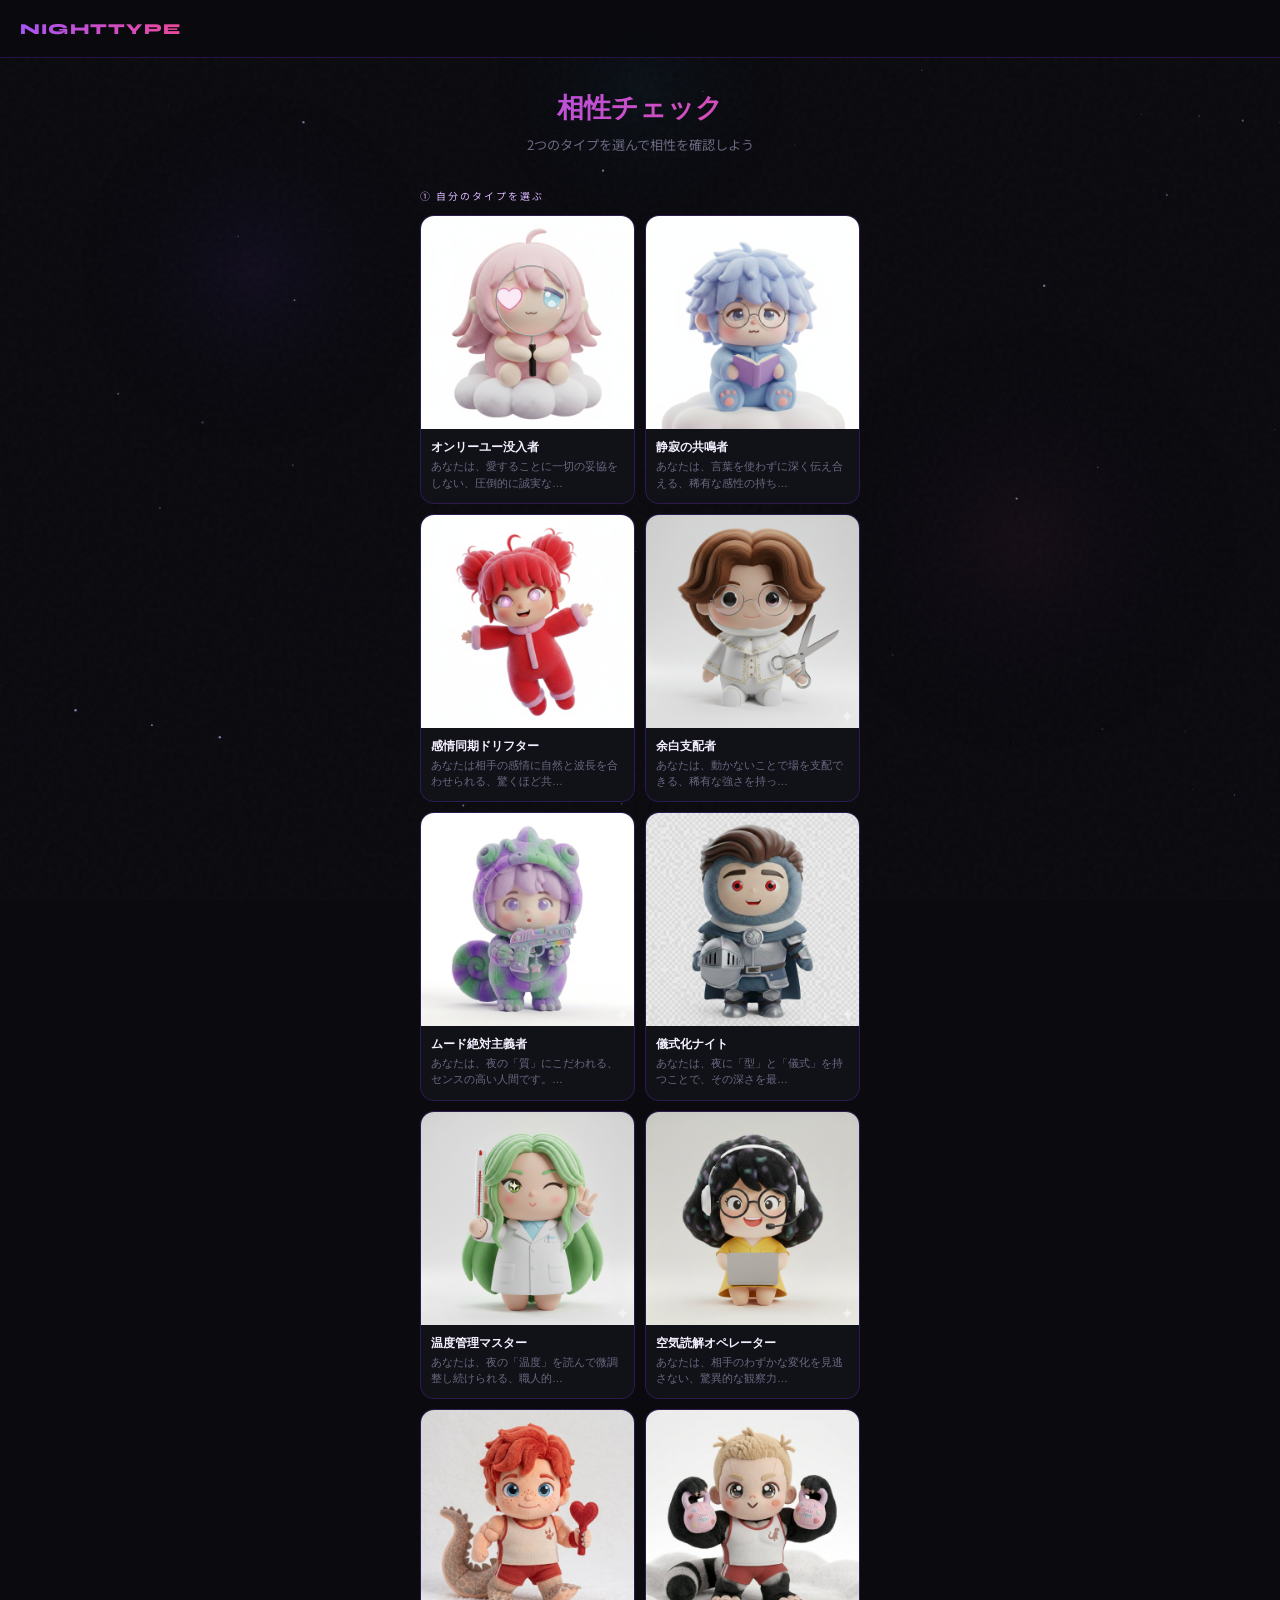
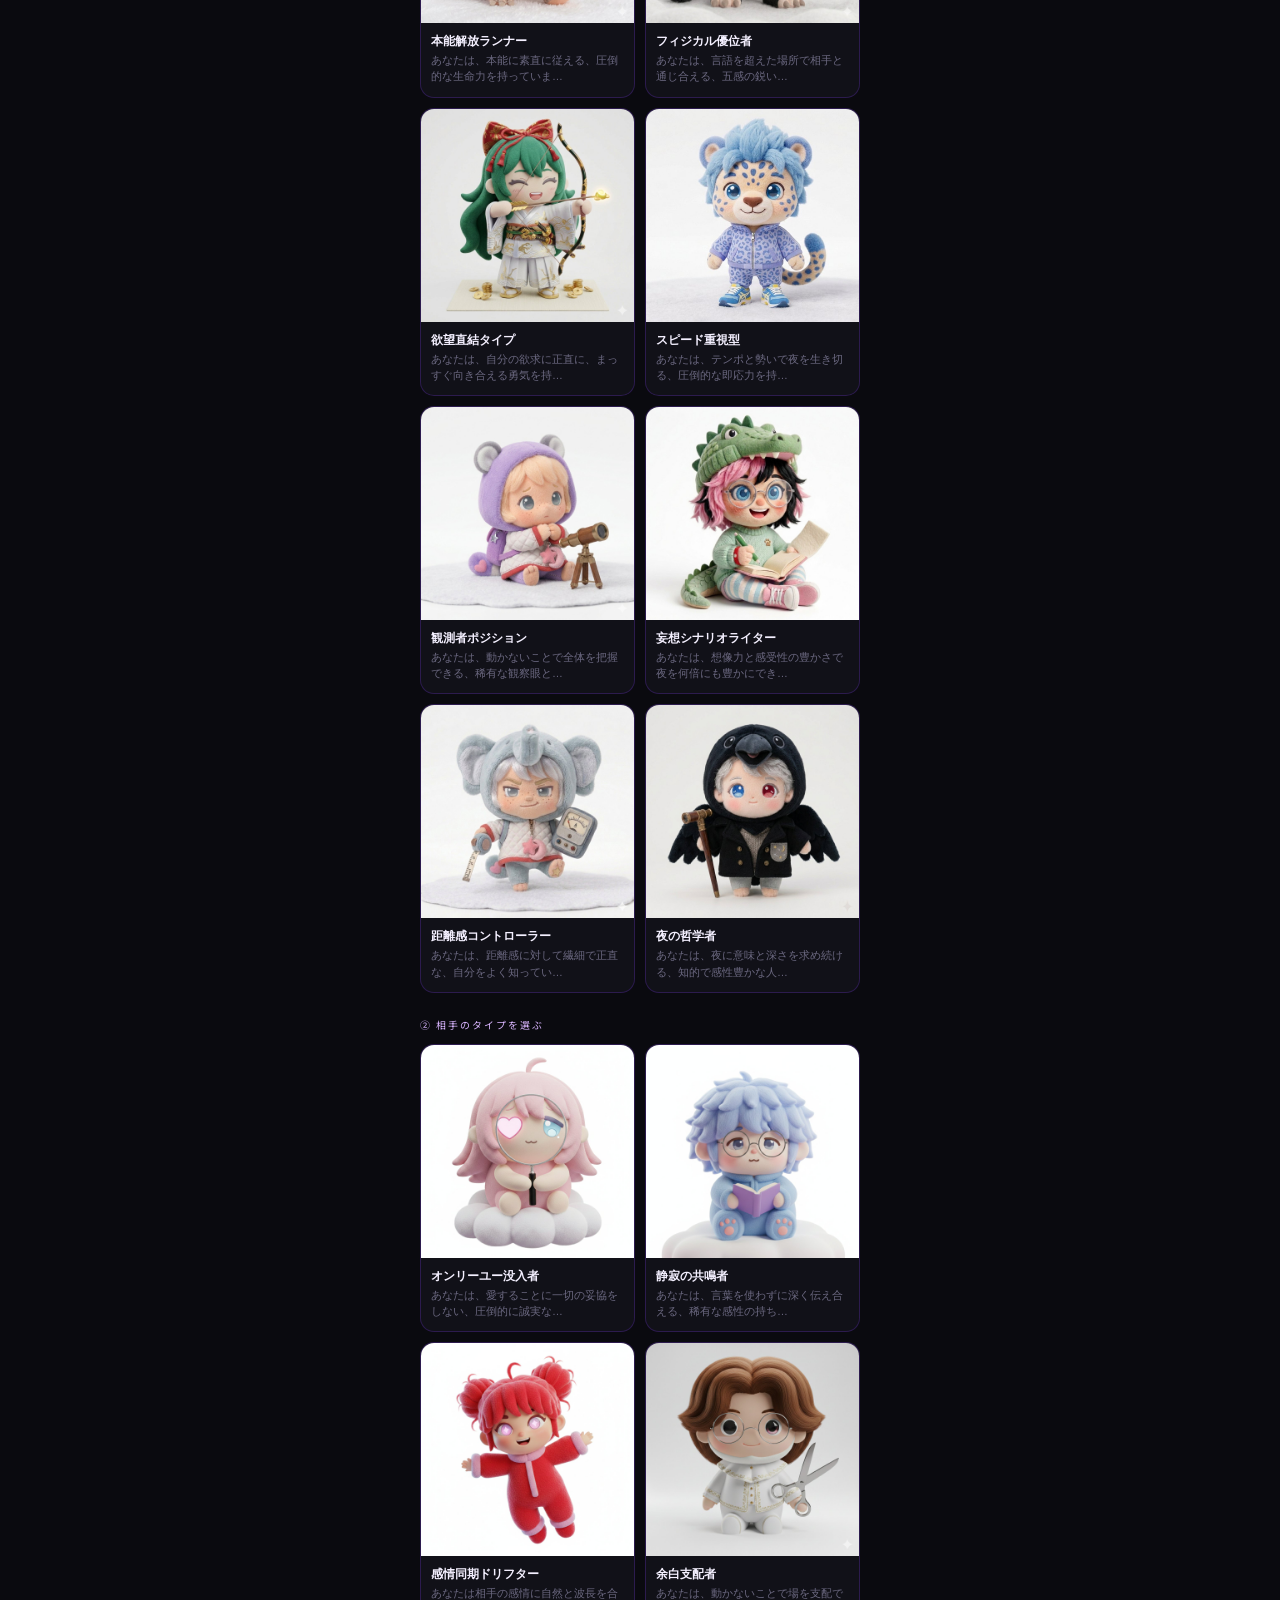
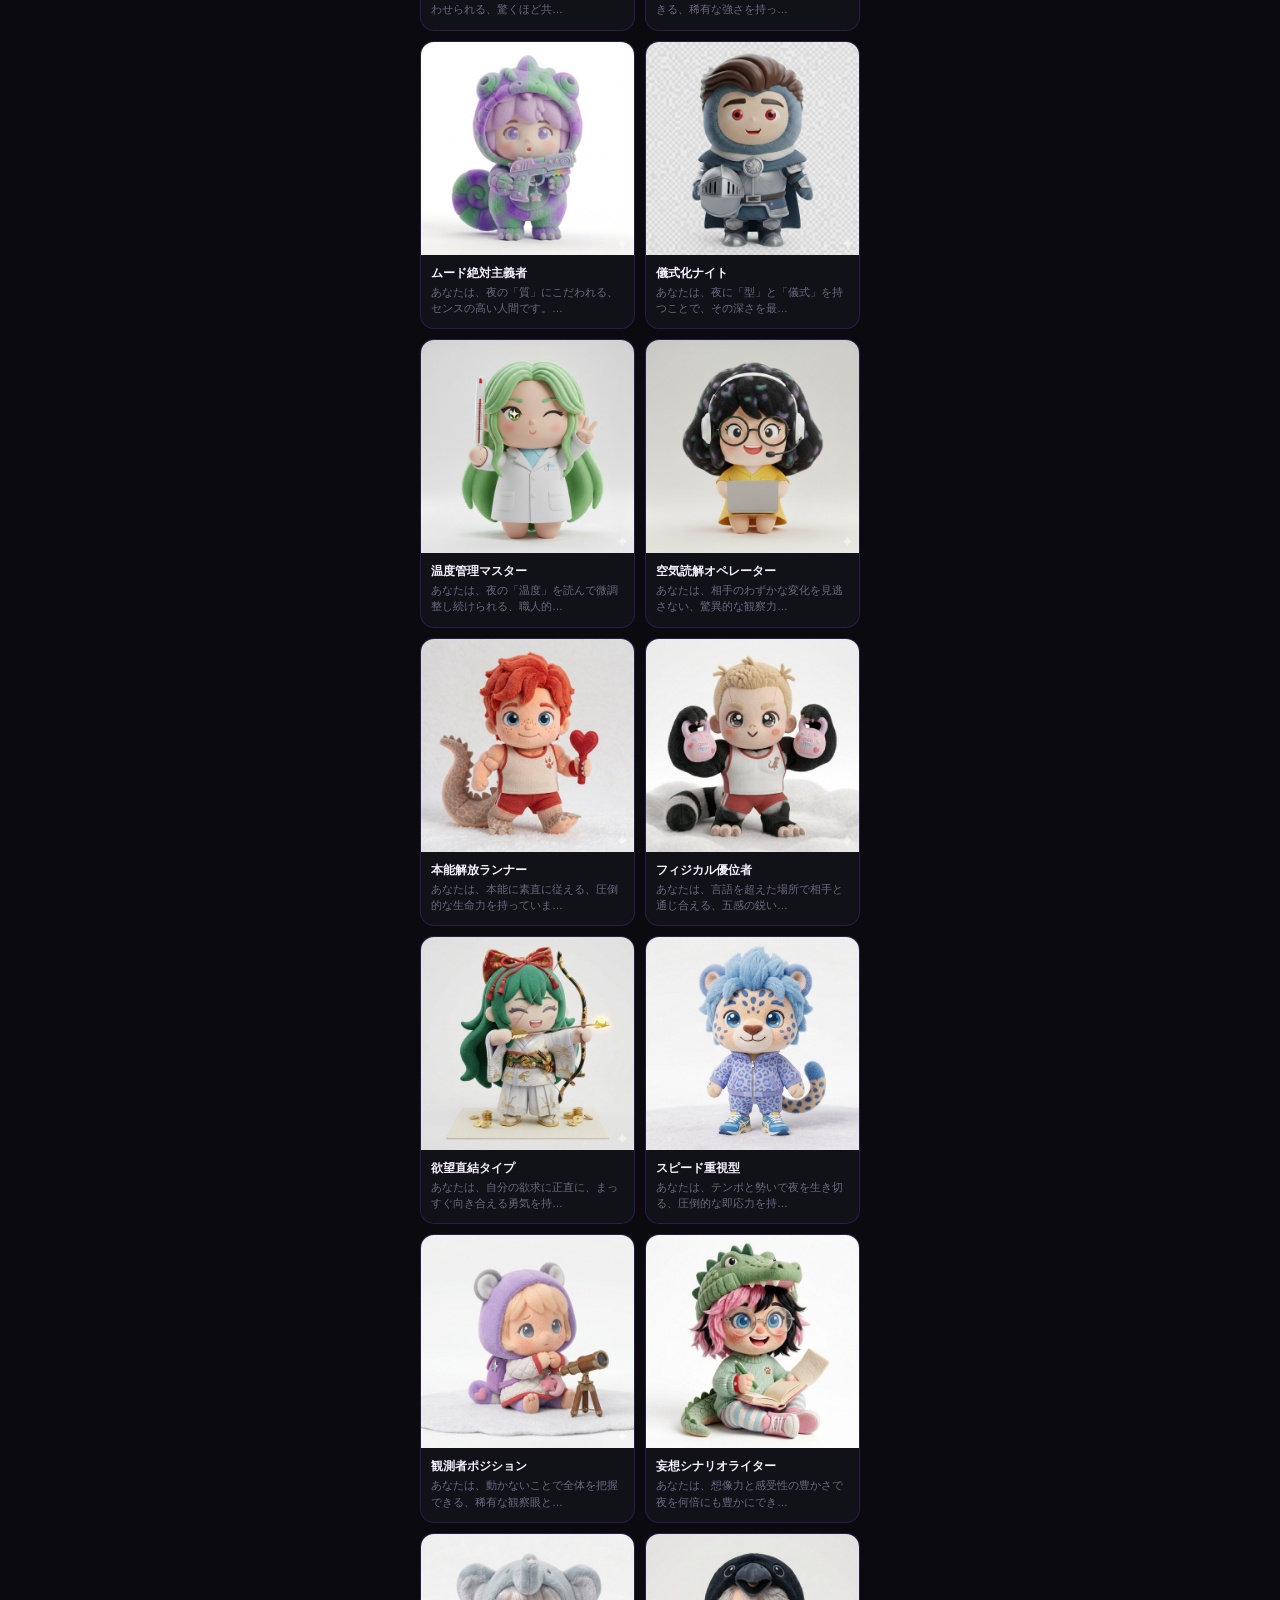
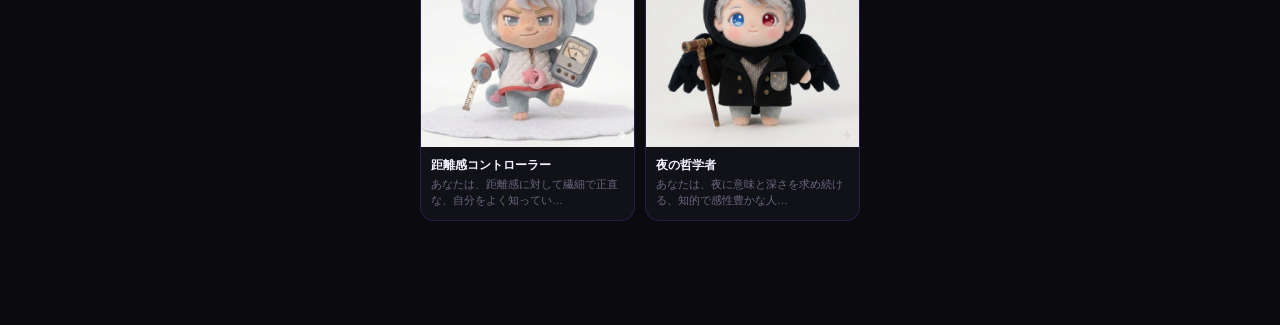
<file: compat.html>
<!DOCTYPE html>
<html lang="ja">
<head>
  <meta charset="UTF-8"/>
  <link rel="icon" href="./favicon.svg" type="image/svg+xml"/>

  <meta name="viewport" content="width=device-width, initial-scale=1.0"/>
  <title>相性チェック｜ナイトタイプ</title>
  <link rel="stylesheet" href="./style.css"/>
  <style>
    .type-grid { display:grid; grid-template-columns:repeat(2,1fr); gap:10px; margin-bottom:24px; opacity:0; animation:popIn 0.6s ease 0.35s forwards; }
    .type-btn {
      padding:0; border-radius:14px; border:1px solid var(--border);
      background:var(--surface); cursor:pointer; transition:all 0.2s;
      overflow:hidden; text-align:left; color:var(--white);
      display:flex; flex-direction:column;
    }
    .type-btn:hover { border-color:var(--purple-l); background:rgba(124,58,237,0.1); }
    .type-btn.selected { border-color:var(--purple-l); background:rgba(124,58,237,0.2); box-shadow:0 0 16px rgba(124,58,237,0.3); }
    .tb-img { width:100%; aspect-ratio:1/1; object-fit:cover; display:block; }
    .tb-img-icon { width:100%; aspect-ratio:1/1; display:flex; align-items:center; justify-content:center; font-size:2.8rem; background:var(--surface2); }
    .tb-body { padding:10px 10px 12px; }
    .tb-name { font-family:'Syne',sans-serif; font-weight:700; font-size:0.75rem; display:block; margin-bottom:3px; }
    .tb-desc { font-size:0.65rem; color:var(--muted); line-height:1.4; }

    .compat-result { border-radius:20px; background:var(--surface); border:1px solid var(--border); padding:24px 20px; display:none; }
    .compat-result.show { display:block; animation:popIn 0.5s ease forwards; }
    .compat-result::before { content:''; display:block; height:2px; margin:-24px -20px 20px; background:linear-gradient(90deg,var(--purple),var(--pink),var(--cyan)); }
    .cr-pair { display:flex; align-items:center; justify-content:center; gap:16px; margin-bottom:20px; }
    .cr-type { display:flex; flex-direction:column; align-items:center; gap:6px; }
    .cr-type img { width:72px; height:72px; border-radius:50%; object-fit:cover; border:2px solid var(--border); }
    .cr-type .icon-fb { width:72px; height:72px; border-radius:50%; display:flex; align-items:center; justify-content:center; font-size:2.2rem; background:var(--surface2); border:2px solid var(--border); }
    .cr-type .name { font-family:'Syne',sans-serif; font-size:0.68rem; font-weight:700; color:var(--purple-ll); text-align:center; max-width:80px; line-height:1.3; }
    .cr-arrow { font-size:1.4rem; color:var(--pink); }
    .cr-score { text-align:center; margin-bottom:20px; }
    .cr-score .hearts { font-size:1.5rem; letter-spacing:4px; margin-bottom:6px; }
    .cr-score .label { font-family:'Syne',sans-serif; font-size:0.68rem; letter-spacing:0.15em; text-transform:uppercase; color:var(--muted); }
    .cr-comment { font-size:0.85rem; line-height:1.8; color:#9d99b0; padding:16px; border-radius:12px; background:var(--surface2); border-left:3px solid var(--purple); }
  </style>
  <!-- Google Analytics (GA_MEASUREMENT_IDをご自身のIDに置き換えてください) -->
  <script async src="https://www.googletagmanager.com/gtag/js?id=GA_MEASUREMENT_ID"></script>
  <script>
    window.dataLayer = window.dataLayer || [];
    function gtag(){dataLayer.push(arguments);}
    gtag('js', new Date());
    gtag('config', 'GA_MEASUREMENT_ID');
  </script>
</head>
<body>
<canvas id="bg-canvas"></canvas>
<div class="noise"></div>
<nav class="navbar">
  <a href="index.html" class="nav-logo">NightType</a>
  <button class="hamburger" id="hamburger"><span></span><span></span><span></span></button>
</nav>
<div class="drawer" id="drawer">
  <a href="index.html"><span class="icon">🏠</span>ホーム</a>
  <a href="quiz.html"><span class="icon">🌙</span>診断する</a>
  <a href="characters.html"><span class="icon">🎴</span>キャラ一覧</a>
  <a href="compat.html" class="active"><span class="icon">💜</span>相性チェック</a>
  <a href="matrix.html"><span class="icon">📊</span>相性マトリクス</a>
</div>
<div class="drawer-overlay" id="drawer-overlay"></div>

<div class="page">
  <div class="compat-page">
    <div class="page-header">
      <h1>相性チェック</h1>
      <p>2つのタイプを選んで相性を確認しよう</p>
    </div>
    <p class="selector-label">① 自分のタイプを選ぶ</p>
    <div class="type-grid" id="grid1"></div>
    <p class="selector-label" style="animation-delay:0.4s">② 相手のタイプを選ぶ</p>
    <div class="type-grid" id="grid2"></div>
    <div class="compat-result" id="compatResult">
      <div class="cr-pair">
        <div class="cr-type"><div id="crVis1"></div><span class="name" id="crName1">—</span></div>
        <div class="cr-arrow">⟷</div>
        <div class="cr-type"><div id="crVis2"></div><span class="name" id="crName2">—</span></div>
      </div>
      <div class="cr-score">
        <div class="hearts" id="crHearts">💜💜💜</div>
        <div class="label" id="crLabel">相性スコア</div>
      </div>
      <p class="cr-comment" id="crComment">—</p>
    </div>
  </div>
</div>

<script src="./types.js"></script>
<script>
const typeKeys=Object.keys(types);
let sel1=null, sel2=null;
const heartMap={
  5:{hearts:'💜💜💜💜💜',label:'最高の相性 ★★★★★'},
  4:{hearts:'💜💜💜💜🤍',label:'とても良い相性 ★★★★☆'},
  3:{hearts:'💜💜💜🤍🤍',label:'普通の相性 ★★★☆☆'},
  2:{hearts:'💜💜🤍🤍🤍',label:'少し難しい ★★☆☆☆'},
  1:{hearts:'💜🤍🤍🤍🤍',label:'刺激が強い ★☆☆☆☆'}
};

function buildGrid(gridId, which){
  const grid=document.getElementById(gridId);
  typeKeys.forEach(key=>{
    const d=types[key];
    const btn=document.createElement('button');
    btn.className='type-btn'; btn.dataset.key=key;
    btn.innerHTML=`
      ${d.image?`<img class="tb-img" src="${d.image}" alt="${d.name}" loading="lazy"/>`:
                `<div class="tb-img-icon">${d.icon}</div>`}
      <div class="tb-body">
        <span class="tb-name">${d.name}</span>
        <span class="tb-desc">${d.description.slice(0,28)}…</span>
      </div>`;
    btn.addEventListener('click',()=>{
      grid.querySelectorAll('.type-btn').forEach(b=>b.classList.remove('selected'));
      btn.classList.add('selected');
      if(which===1) sel1=key; else sel2=key;
      if(sel1&&sel2) showResult();
    });
    grid.appendChild(btn);
  });
}

function visHtml(code){
  const d=types[code];
  return d.image ? `<img src="${d.image}" style="width:72px;height:72px;border-radius:50%;object-fit:cover;border:2px solid rgba(124,58,237,0.4);">`
                 : `<div class="icon-fb">${d.icon}</div>`;
}

function showResult(){
  const score=getCompat(sel1,sel2);
  const d1=types[sel1], d2=types[sel2];
  const hm=heartMap[score];
  document.getElementById('crVis1').innerHTML=visHtml(sel1);
  document.getElementById('crName1').textContent=d1.name;
  document.getElementById('crVis2').innerHTML=visHtml(sel2);
  document.getElementById('crName2').textContent=d2.name;
  document.getElementById('crHearts').textContent=hm.hearts;
  document.getElementById('crLabel').textContent=hm.label;
  document.getElementById('crComment').textContent=getCompatComment(score);
  const res=document.getElementById('compatResult');
  res.classList.remove('show'); void res.offsetWidth;
  res.classList.add('show');
  res.scrollIntoView({behavior:'smooth',block:'nearest'});
}

buildGrid('grid1',1);
buildGrid('grid2',2);

// 診断結果から自動選択
const saved=JSON.parse(localStorage.getItem('nightTypeScores'));
if(saved){
  const myType=Object.keys(saved).reduce((a,b)=>saved[a]>saved[b]?a:b);
  const btn=document.querySelector(`#grid1 [data-key="${myType}"]`);
  if(btn) btn.click();
}
</script>
<script src="./common.js"></script>
</body>
</html>
</file>
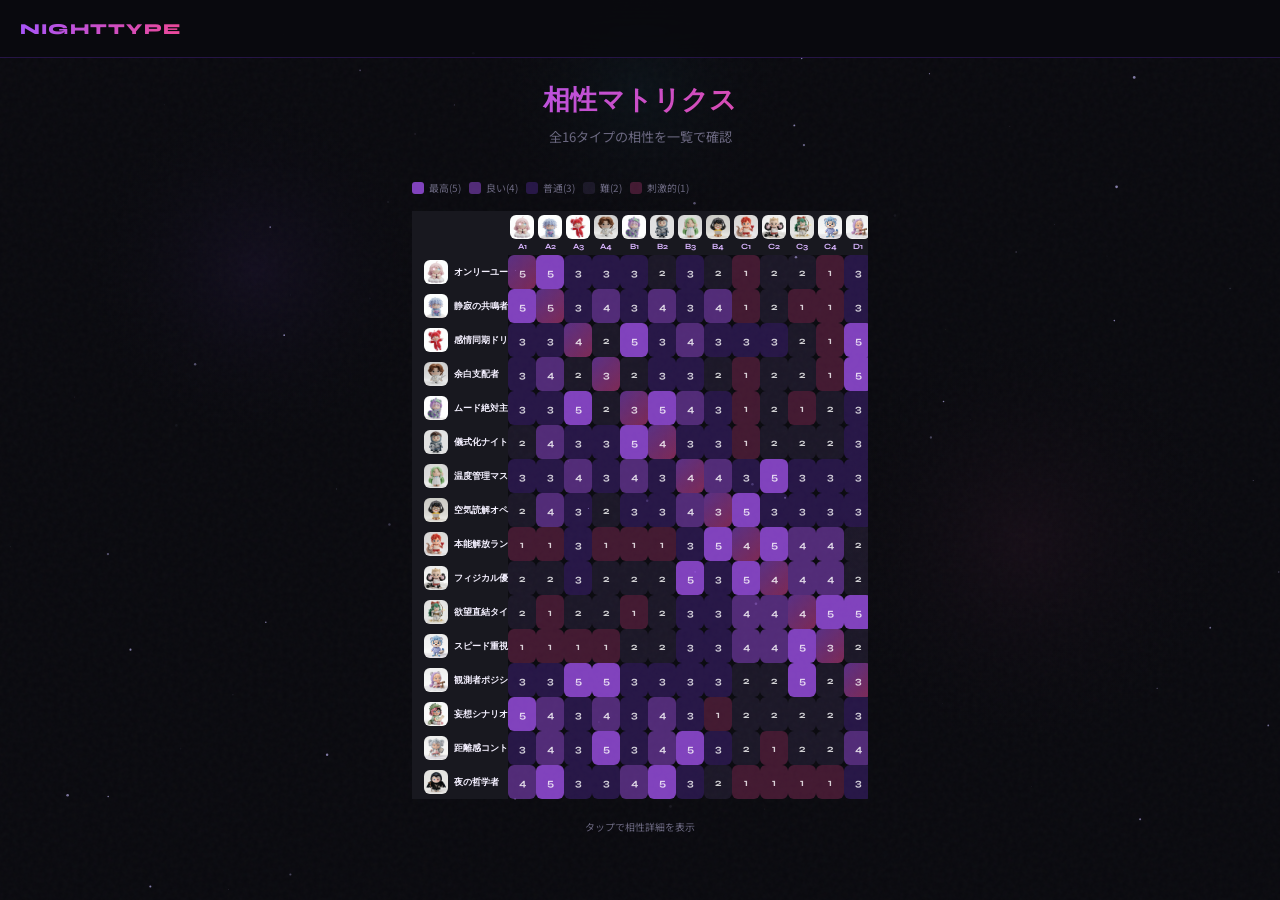
<file: matrix.html>
<!DOCTYPE html>
<html lang="ja">
<head>
  <meta charset="UTF-8"/>
  <link rel="icon" href="./favicon.svg" type="image/svg+xml"/>
  <meta name="viewport" content="width=device-width, initial-scale=1.0"/>
  <title>相性マトリクス｜ナイトタイプ</title>
  <link rel="stylesheet" href="./style.css"/>
  <style>
    .matrix-wrap{max-width:480px;margin:0 auto;padding:24px 12px 60px;}
    .matrix-scroll{overflow-x:auto;-webkit-overflow-scrolling:touch;padding-bottom:8px;}
    .matrix-table{border-collapse:collapse;min-width:520px;}
    .matrix-table th,.matrix-table td{width:34px;height:34px;text-align:center;vertical-align:middle;font-size:0.6rem;}
    .matrix-table th{background:var(--surface2);color:var(--muted);font-family:'Syne',sans-serif;font-weight:700;font-size:0.55rem;position:sticky;}
    .matrix-table th:first-child{left:0;z-index:10;width:80px;text-align:left;padding-left:8px;background:var(--surface2);}
    .row-header{display:flex;align-items:center;gap:6px;padding:4px 0 4px 4px;}
    .row-header img,.col-header img{width:24px;height:24px;border-radius:6px;object-fit:cover;}
    .row-header .rh-name{font-size:0.58rem;color:var(--white);font-family:'Syne',sans-serif;font-weight:700;white-space:nowrap;}
    .col-header{display:flex;flex-direction:column;align-items:center;gap:3px;padding:4px 2px;}
    .col-header .ch-code{font-size:0.5rem;color:var(--purple-ll);}
    .score-cell{border-radius:6px;cursor:pointer;transition:all 0.15s;position:relative;}
    .score-cell:hover{transform:scale(1.15);z-index:5;}
    .score-cell.s5{background:rgba(168,85,247,0.75);}
    .score-cell.s4{background:rgba(168,85,247,0.45);}
    .score-cell.s3{background:rgba(124,58,237,0.25);}
    .score-cell.s2{background:rgba(100,80,140,0.2);}
    .score-cell.s1{background:rgba(236,72,153,0.25);}
    .score-cell.self{background:linear-gradient(135deg,rgba(168,85,247,0.5),rgba(236,72,153,0.5));}
    .score-num{font-family:'Syne',sans-serif;font-weight:700;font-size:0.65rem;color:rgba(255,255,255,0.8);}
    .legend{display:flex;gap:8px;flex-wrap:wrap;margin-bottom:16px;}
    .legend-item{display:flex;align-items:center;gap:5px;font-size:0.62rem;color:var(--muted);}
    .legend-dot{width:12px;height:12px;border-radius:3px;}

    /* tooltip */
    .tooltip{
      position:fixed;z-index:999;
      background:rgba(17,17,24,0.97);border:1px solid var(--border);
      border-radius:12px;padding:10px 14px;max-width:200px;
      pointer-events:none;opacity:0;transition:opacity 0.15s;
      font-size:0.72rem;line-height:1.6;color:var(--white);
    }
    .tooltip.show{opacity:1;}
    .tooltip .tt-names{font-family:'Syne',sans-serif;font-weight:700;font-size:0.68rem;color:var(--purple-ll);margin-bottom:4px;}
    .tooltip .tt-score{display:flex;align-items:center;gap:6px;margin-bottom:4px;}
    .tooltip .tt-hearts{letter-spacing:2px;font-size:0.75rem;}
    .tooltip .tt-comment{font-size:0.65rem;color:var(--muted);}
  </style>
</head>
<body>
<canvas id="bg-canvas"></canvas>
<div class="noise"></div>
<nav class="navbar">
  <a href="index.html" class="nav-logo">NightType</a>
  <button class="hamburger" id="hamburger"><span></span><span></span><span></span></button>
</nav>
<div class="drawer" id="drawer">
  <a href="index.html"><span class="icon">🏠</span>ホーム</a>
  <a href="quiz.html"><span class="icon">🌙</span>診断する</a>
  <a href="characters.html"><span class="icon">🎴</span>キャラ一覧</a>
  <a href="compat.html"><span class="icon">💜</span>相性チェック</a>
  <a href="matrix.html" class="active"><span class="icon">📊</span>相性マトリクス</a>
</div>
<div class="drawer-overlay" id="drawer-overlay"></div>

<div class="page">
  <div class="matrix-wrap">
    <div class="page-header">
      <h1>相性マトリクス</h1>
      <p>全16タイプの相性を一覧で確認</p>
    </div>

    <div class="legend">
      <div class="legend-item"><div class="legend-dot" style="background:rgba(168,85,247,0.75)"></div>最高(5)</div>
      <div class="legend-item"><div class="legend-dot" style="background:rgba(168,85,247,0.45)"></div>良い(4)</div>
      <div class="legend-item"><div class="legend-dot" style="background:rgba(124,58,237,0.25)"></div>普通(3)</div>
      <div class="legend-item"><div class="legend-dot" style="background:rgba(100,80,140,0.2)"></div>難(2)</div>
      <div class="legend-item"><div class="legend-dot" style="background:rgba(236,72,153,0.25)"></div>刺激的(1)</div>
    </div>

    <div class="matrix-scroll">
      <table class="matrix-table" id="matrixTable"></table>
    </div>
    <p style="font-size:0.62rem;color:var(--muted);margin-top:12px;text-align:center">タップで相性詳細を表示</p>
  </div>
</div>

<!-- Tooltip -->
<div class="tooltip" id="tooltip">
  <div class="tt-names" id="ttNames"></div>
  <div class="tt-score"><span class="tt-hearts" id="ttHearts"></span></div>
  <div class="tt-comment" id="ttComment"></div>
</div>

<script src="./types.js"></script>
<script src="./common.js"></script>
<script>
const keys=Object.keys(types);
const table=document.getElementById('matrixTable');
const tooltip=document.getElementById('tooltip');
const heartMap={5:'💜💜💜💜💜',4:'💜💜💜💜🤍',3:'💜💜💜🤍🤍',2:'💜💜🤍🤍🤍',1:'💜🤍🤍🤍🤍'};

// ヘッダー行
const thead=document.createElement('thead');
const headerRow=document.createElement('tr');
const emptyTh=document.createElement('th'); emptyTh.textContent='';
headerRow.appendChild(emptyTh);
keys.forEach(k=>{
  const th=document.createElement('th');
  const d=types[k];
  th.innerHTML=`<div class="col-header">${d.image?`<img src="${d.image}" alt="">`:`<span style="font-size:1rem">${d.icon}</span>`}<span class="ch-code">${k}</span></div>`;
  headerRow.appendChild(th);
});
thead.appendChild(headerRow);
table.appendChild(thead);

// データ行
const tbody=document.createElement('tbody');
keys.forEach(rowKey=>{
  const tr=document.createElement('tr');
  const rd=types[rowKey];
  // 行ヘッダー
  const th=document.createElement('th');
  th.innerHTML=`<div class="row-header">${rd.image?`<img src="${rd.image}" alt="">`:`<span style="font-size:1.1rem">${rd.icon}</span>`}<span class="rh-name">${rd.name.slice(0,6)}</span></div>`;
  tr.appendChild(th);

  keys.forEach(colKey=>{
    const td=document.createElement('td');
    const score=getCompat(rowKey,colKey);
    const isSelf=rowKey===colKey;
    td.className=`score-cell ${isSelf?'self':'s'+score}`;
    td.innerHTML=`<span class="score-num">${score}</span>`;
    td.addEventListener('click',e=>{
      const r=types[rowKey], c=types[colKey];
      document.getElementById('ttNames').textContent=`${r.name} × ${c.name}`;
      document.getElementById('ttHearts').textContent=heartMap[score];
      document.getElementById('ttComment').textContent=getCompatComment(score);
      const rect=td.getBoundingClientRect();
      let top=rect.bottom+8+window.scrollY;
      let left=rect.left+window.scrollX;
      if(left+200>window.innerWidth) left=window.innerWidth-210;
      tooltip.style.top=top+'px'; tooltip.style.left=left+'px';
      tooltip.classList.add('show');
      e.stopPropagation();
    });
    tr.appendChild(td);
  });
  tbody.appendChild(tr);
});
table.appendChild(tbody);

document.addEventListener('click',()=>tooltip.classList.remove('show'));
</script>
</body>
</html>
</file>
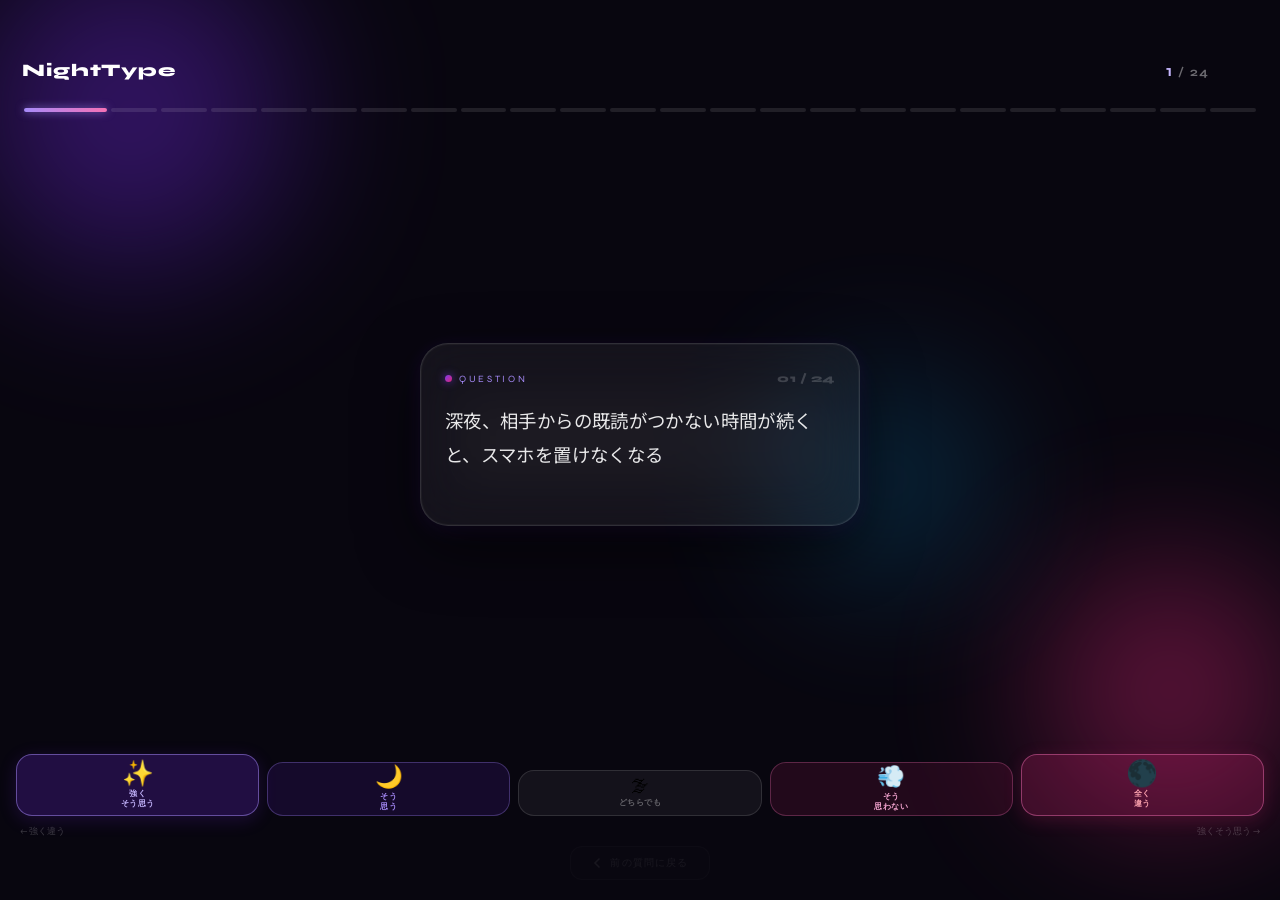
<file: quiz.html>
<!DOCTYPE html>
<html lang="ja">
<head>
  <meta charset="UTF-8"/>
  <link rel="icon" href="./favicon.svg" type="image/svg+xml"/>
  <meta name="viewport" content="width=device-width, initial-scale=1.0"/>
  <title>診断｜ナイトタイプ</title>
  <link href="https://fonts.googleapis.com/css2?family=Syne:wght@700;800&family=Noto+Sans+JP:wght@400;500;700&display=swap" rel="stylesheet"/>
  <link rel="stylesheet" href="./style.css"/>
  <style>
    body { overflow: hidden; font-family: 'Noto Sans JP', sans-serif; }

    .quiz-bg { position:fixed;inset:0;z-index:0;background:#08060f;overflow:hidden; }
    .quiz-bg-orb { position:absolute;border-radius:50%;filter:blur(70px);opacity:0.55;animation:orbFloat 8s ease-in-out infinite; }
    .quiz-bg-orb:nth-child(1){width:380px;height:380px;background:radial-gradient(circle,#6d28d9,transparent);top:-80px;left:-60px;animation-delay:0s;}
    .quiz-bg-orb:nth-child(2){width:300px;height:300px;background:radial-gradient(circle,#db2777,transparent);bottom:60px;right:-40px;animation-delay:-3s;}
    .quiz-bg-orb:nth-child(3){width:240px;height:240px;background:radial-gradient(circle,#0ea5e9,transparent);top:40%;left:60%;animation-delay:-5s;opacity:0.3;}
    @keyframes orbFloat{0%,100%{transform:translate(0,0) scale(1);}33%{transform:translate(24px,-18px) scale(1.06);}66%{transform:translate(-16px,22px) scale(0.95);}}

    .quiz-page { position:fixed;inset:0;z-index:1;display:flex;flex-direction:column; }

    /* トップバー */
    .quiz-topbar { padding:52px 22px 0;flex-shrink:0; }
    .topbar-row { display:flex;justify-content:space-between;align-items:center;margin-bottom:20px; }
    .topbar-logo { font-family:'Syne',sans-serif;font-weight:800;font-size:1.1rem;color:#fff;text-decoration:none;letter-spacing:0.05em; }
    .topbar-counter { font-family:'Syne',sans-serif;font-weight:700;font-size:0.78rem;letter-spacing:0.12em;color:rgba(255,255,255,0.4); }
    .topbar-counter span { color:#c4b5fd;font-size:1rem; }

    /* ドット式プログレス */
    .progress-dots { display:flex;gap:4px;align-items:center;flex-wrap:wrap;padding:0 2px; }
    .prog-dot { height:4px;border-radius:999px;background:rgba(255,255,255,0.1);transition:all 0.4s cubic-bezier(0.4,0,0.2,1);flex:1; }
    .prog-dot.done { background:linear-gradient(90deg,#7c3aed,#db2777); }
    .prog-dot.current { background:linear-gradient(90deg,#a78bfa,#f472b6);box-shadow:0 0 8px rgba(167,139,250,0.7);flex:1.8; }

    /* カードスタック */
    .card-stack { flex:1;position:relative;display:flex;align-items:center;justify-content:center;padding:12px 18px 4px; }

    .q-card-back { position:absolute;width:calc(100% - 56px);max-width:400px;border-radius:28px;background:rgba(255,255,255,0.04);border:1px solid rgba(255,255,255,0.06);padding:28px 24px;transform:scale(0.92) translateY(14px);opacity:0.45;pointer-events:none;transition:transform 0.35s,opacity 0.35s;backdrop-filter:blur(12px); }
    .q-card-back.peek { transform:scale(0.95) translateY(9px);opacity:0.6; }
    .back-line { height:10px;border-radius:5px;background:rgba(255,255,255,0.06);margin-bottom:10px; }
    .back-line:last-child { width:65%; }

    .q-card-main { position:relative;z-index:5;width:calc(100% - 28px);max-width:440px;border-radius:28px;background:rgba(255,255,255,0.055);border:1px solid rgba(255,255,255,0.12);backdrop-filter:blur(24px);-webkit-backdrop-filter:blur(24px);padding:28px 24px 22px;box-shadow:0 0 0 1px rgba(255,255,255,0.04) inset,0 20px 60px rgba(0,0,0,0.6),0 4px 20px rgba(109,40,217,0.15);cursor:grab;user-select:none;touch-action:pan-y;will-change:transform; }
    .q-card-main:active { cursor:grabbing; }

    .card-header { display:flex;justify-content:space-between;align-items:center;margin-bottom:18px; }
    .card-tag { font-family:'Syne',sans-serif;font-size:0.6rem;letter-spacing:0.28em;text-transform:uppercase;color:#a78bfa;display:flex;align-items:center;gap:7px; }
    .card-tag-dot { width:7px;height:7px;border-radius:50%;background:linear-gradient(135deg,#7c3aed,#db2777);box-shadow:0 0 8px rgba(124,58,237,0.8);animation:pulse 2s ease-in-out infinite; }
    @keyframes pulse{0%,100%{transform:scale(1);opacity:1}50%{transform:scale(1.4);opacity:0.7}}
    .card-num { font-family:'Syne',sans-serif;font-weight:800;font-size:0.7rem;color:rgba(255,255,255,0.18);letter-spacing:0.05em; }
    .card-question { font-size:1.05rem;font-weight:500;line-height:1.85;color:rgba(255,255,255,0.9);min-height:80px;margin:0 0 20px;letter-spacing:0.02em; }

    /* スワイプラベル */
    .swipe-label { position:absolute;padding:8px 16px;border-radius:12px;font-family:'Syne',sans-serif;font-weight:800;font-size:0.9rem;letter-spacing:0.1em;opacity:0;pointer-events:none;z-index:20;transition:opacity 0.06s; }
    .swipe-label.yes { top:24px;right:18px;transform:rotate(14deg);background:rgba(109,40,217,0.2);border:2.5px solid #a78bfa;color:#c4b5fd;box-shadow:0 0 20px rgba(167,139,250,0.25); }
    .swipe-label.no  { top:24px;left:18px;transform:rotate(-14deg);background:rgba(219,39,119,0.15);border:2.5px solid #f472b6;color:#f9a8d4;box-shadow:0 0 20px rgba(244,114,182,0.25); }

    /* ── 5択ボタンエリア ── */
    .action-area { flex-shrink:0;padding:6px 16px 20px; }

    /* 5択ボタン行 */
    .five-btns {
      display:flex;gap:8px;margin-bottom:10px;align-items:flex-end;
    }
    .btn-5 {
      flex:1;border:none;cursor:pointer;border-radius:16px;
      display:flex;flex-direction:column;align-items:center;justify-content:center;
      gap:3px;transition:transform 0.18s cubic-bezier(0.34,1.56,0.64,1),box-shadow 0.18s,opacity 0.15s;
      position:relative;overflow:hidden;
    }
    .btn-5:active { transform:scale(0.88) !important; }

    /* 強くそう思う */
    .btn-5-1 { height:62px;background:rgba(109,40,217,0.25);border:1.5px solid rgba(167,139,250,0.5);box-shadow:0 4px 18px rgba(109,40,217,0.2); }
    .btn-5-1:hover { transform:translateY(-3px);box-shadow:0 10px 28px rgba(109,40,217,0.35); }
    /* そう思う */
    .btn-5-2 { height:54px;background:rgba(109,40,217,0.14);border:1.5px solid rgba(167,139,250,0.3); }
    .btn-5-2:hover { transform:translateY(-3px);box-shadow:0 8px 22px rgba(109,40,217,0.2); }
    /* どちらでもない */
    .btn-5-3 { height:46px;background:rgba(255,255,255,0.05);border:1.5px solid rgba(255,255,255,0.12); }
    .btn-5-3:hover { transform:translateY(-2px);background:rgba(255,255,255,0.09); }
    /* そう思わない */
    .btn-5-4 { height:54px;background:rgba(219,39,119,0.12);border:1.5px solid rgba(244,114,182,0.28); }
    .btn-5-4:hover { transform:translateY(-3px);box-shadow:0 8px 22px rgba(219,39,119,0.18); }
    /* 強くそう思わない */
    .btn-5-5 { height:62px;background:rgba(219,39,119,0.22);border:1.5px solid rgba(244,114,182,0.45);box-shadow:0 4px 18px rgba(219,39,119,0.18); }
    .btn-5-5:hover { transform:translateY(-3px);box-shadow:0 10px 28px rgba(219,39,119,0.32); }

    .btn-5-emoji { font-size:1.4rem;line-height:1; }
    .btn-5-1 .btn-5-emoji,.btn-5-5 .btn-5-emoji { font-size:1.6rem; }
    .btn-5-3 .btn-5-emoji { font-size:1.1rem; }

    .btn-5-label { font-family:'Syne',sans-serif;font-weight:700;font-size:0.48rem;letter-spacing:0.06em;line-height:1.3;text-align:center; }
    .btn-5-1 .btn-5-label { color:#c4b5fd; }
    .btn-5-2 .btn-5-label { color:#a78bfa; }
    .btn-5-3 .btn-5-label { color:rgba(255,255,255,0.35); }
    .btn-5-4 .btn-5-label { color:#f9a8d4; }
    .btn-5-5 .btn-5-label { color:#fda4af; }

    /* ラベル下テキスト */
    .scale-hint { display:flex;justify-content:space-between;padding:0 4px;margin-bottom:8px; }
    .scale-hint span { font-size:0.55rem;color:rgba(255,255,255,0.22);font-family:'Syne',sans-serif; }

    /* 戻るボタン */
    .sub-btns { display:flex;justify-content:center; }
    .btn-back { display:flex;align-items:center;gap:7px;background:rgba(255,255,255,0.04);border:1px solid rgba(255,255,255,0.08);border-radius:12px;padding:9px 20px;color:rgba(255,255,255,0.3);cursor:pointer;font-family:'Syne',sans-serif;font-size:0.62rem;letter-spacing:0.12em;text-transform:uppercase;transition:all 0.2s; }
    .btn-back:hover:not(:disabled){border-color:rgba(167,139,250,0.4);color:#c4b5fd;background:rgba(109,40,217,0.1);}
    .btn-back:disabled{opacity:0.2;pointer-events:none;}

    /* 分析ローディング */
    .analyzing-overlay{position:fixed;inset:0;z-index:300;background:#08060f;display:flex;flex-direction:column;align-items:center;justify-content:center;gap:24px;opacity:0;pointer-events:none;transition:opacity 0.5s;}
    .analyzing-overlay.show{opacity:1;pointer-events:all;}
    .analyzing-title{font-family:'Syne',sans-serif;font-weight:800;font-size:1.5rem;background:linear-gradient(135deg,#c4b5fd,#f9a8d4);-webkit-background-clip:text;-webkit-text-fill-color:transparent;text-align:center;}
    .analyzing-sub{font-size:0.72rem;color:rgba(255,255,255,0.35);letter-spacing:0.15em;text-align:center;}
    .analyzing-bar-wrap{width:200px;height:3px;background:rgba(255,255,255,0.06);border-radius:999px;overflow:hidden;}
    .analyzing-bar{height:100%;width:0%;background:linear-gradient(90deg,#7c3aed,#db2777);border-radius:999px;transition:width 0.15s;}
    .analyzing-chars{display:flex;gap:10px;margin-bottom:8px;}
    .analyzing-chars img{width:48px;height:48px;border-radius:50%;object-fit:cover;border:2px solid rgba(255,255,255,0.1);opacity:0;transform:scale(0.5);transition:all 0.4s cubic-bezier(0.34,1.56,0.64,1);}
    .analyzing-chars img.show{opacity:1;transform:scale(1);}

    /* 確認ダイアログ */
    .confirm-overlay{position:fixed;inset:0;z-index:400;background:rgba(0,0,0,0.8);backdrop-filter:blur(16px);display:flex;align-items:flex-end;justify-content:center;opacity:0;pointer-events:none;transition:opacity 0.25s;}
    .confirm-overlay.show{opacity:1;pointer-events:all;}
    .confirm-sheet{width:100%;max-width:480px;background:rgba(20,16,32,0.98);border-radius:28px 28px 0 0;border:1px solid rgba(255,255,255,0.1);border-bottom:none;padding:32px 24px 48px;transform:translateY(100%);transition:transform 0.3s cubic-bezier(0.4,0,0.2,1);}
    .confirm-overlay.show .confirm-sheet{transform:translateY(0);}
    .confirm-handle{width:36px;height:4px;border-radius:2px;background:rgba(255,255,255,0.1);margin:0 auto 24px;}
    .confirm-title{font-family:'Syne',sans-serif;font-weight:800;font-size:1.2rem;margin-bottom:8px;text-align:center;color:#fff;}
    .confirm-desc{font-size:0.8rem;color:rgba(255,255,255,0.4);line-height:1.7;text-align:center;margin-bottom:24px;}
    .confirm-yes{width:100%;padding:16px;border-radius:16px;border:none;background:linear-gradient(135deg,#7c3aed,#db2777);color:#fff;font-family:'Syne',sans-serif;font-weight:700;font-size:0.85rem;cursor:pointer;margin-bottom:10px;transition:all 0.2s;}
    .confirm-no{width:100%;padding:16px;border-radius:16px;border:1px solid rgba(255,255,255,0.1);background:transparent;color:rgba(255,255,255,0.4);font-family:'Syne',sans-serif;font-weight:700;font-size:0.85rem;cursor:pointer;}

    .particle-canvas{position:fixed;inset:0;z-index:200;pointer-events:none;}
  </style>
</head>
<body>

<div class="quiz-bg">
  <div class="quiz-bg-orb"></div>
  <div class="quiz-bg-orb"></div>
  <div class="quiz-bg-orb"></div>
</div>

<canvas class="particle-canvas" id="particleCanvas"></canvas>

<div class="analyzing-overlay" id="analyzingOverlay">
  <div class="analyzing-chars" id="analyzingChars"></div>
  <div class="analyzing-title">タイプを分析中…</div>
  <div class="analyzing-sub">あなたの夜の価値観を解析しています</div>
  <div class="analyzing-bar-wrap"><div class="analyzing-bar" id="analyzingBar"></div></div>
</div>

<div class="confirm-overlay" id="confirmOverlay">
  <div class="confirm-sheet">
    <div class="confirm-handle"></div>
    <div class="confirm-title">診断をやり直しますか？</div>
    <div class="confirm-desc">現在の回答がすべてリセットされます。</div>
    <button class="confirm-yes" id="confirmYes">最初からやり直す</button>
    <button class="confirm-no"  id="confirmNo">続ける</button>
  </div>
</div>

<div class="drawer" id="drawer">
  <a href="index.html"><span class="icon">🏠</span>ホーム</a>
  <a href="quiz.html" class="active"><span class="icon">🌙</span>診断する</a>
  <a href="characters.html"><span class="icon">🎴</span>キャラ一覧</a>
  <a href="compat.html"><span class="icon">💜</span>相性チェック</a>
  <a href="matrix.html"><span class="icon">📊</span>相性マトリクス</a>
</div>
<div class="drawer-overlay" id="drawer-overlay"></div>

<div class="quiz-page">
  <div class="quiz-topbar">
    <div class="topbar-row">
      <a href="index.html" class="topbar-logo" id="topbarLogo">NightType</a>
      <div style="display:flex;align-items:center;gap:12px">
        <div class="topbar-counter"><span id="currentQ">1</span> / 24</div>
        <button class="hamburger" id="hamburger" style="position:static"><span></span><span></span><span></span></button>
      </div>
    </div>
    <div class="progress-dots" id="progressDots"></div>
  </div>

  <div class="card-stack">
    <div class="q-card-back" id="qCardBack">
      <div class="back-line"></div><div class="back-line"></div>
    </div>
    <div class="q-card-main" id="qCard">
      <div class="swipe-label yes" id="labelYes">そう思う ✨</div>
      <div class="swipe-label no"  id="labelNo">違う 💨</div>
      <div class="card-header">
        <div class="card-tag"><div class="card-tag-dot"></div><span>Question</span></div>
        <div class="card-num" id="qNum">01 / 24</div>
      </div>
      <p class="card-question" id="question">読み込み中...</p>
    </div>
  </div>

  <div class="action-area">
    <!-- 5択ボタン（高さ違いで視覚的に強度を表現） -->
    <div class="five-btns">
      <button class="btn-5 btn-5-1" data-val="2">
        <div class="btn-5-emoji">✨</div>
        <div class="btn-5-label">強く<br>そう思う</div>
      </button>
      <button class="btn-5 btn-5-2" data-val="1">
        <div class="btn-5-emoji">🌙</div>
        <div class="btn-5-label">そう<br>思う</div>
      </button>
      <button class="btn-5 btn-5-3" data-val="0">
        <div class="btn-5-emoji">🌫</div>
        <div class="btn-5-label">どちらでも</div>
      </button>
      <button class="btn-5 btn-5-4" data-val="-1">
        <div class="btn-5-emoji">💨</div>
        <div class="btn-5-label">そう<br>思わない</div>
      </button>
      <button class="btn-5 btn-5-5" data-val="-2">
        <div class="btn-5-emoji">🌑</div>
        <div class="btn-5-label">全く<br>違う</div>
      </button>
    </div>

    <div class="scale-hint">
      <span>← 強く違う</span>
      <span>強くそう思う →</span>
    </div>

    <div class="sub-btns">
      <button class="btn-back" id="backBtn" disabled>
        <svg width="12" height="12" viewBox="0 0 12 12" fill="none"><path d="M8 2L4 6L8 10" stroke="currentColor" stroke-width="1.5" stroke-linecap="round"/></svg>
        前の質問に戻る
      </button>
    </div>
  </div>
</div>

<script src="./questions.js"></script>
<script src="./types.js"></script>
<script>
let idx = 0;
const scores = {}, history = [];

const card     = document.getElementById('qCard');
const cardBack = document.getElementById('qCardBack');
const qEl      = document.getElementById('question');
const qNum     = document.getElementById('qNum');
const currentQ = document.getElementById('currentQ');
const overlay  = document.getElementById('analyzingOverlay');
const bar      = document.getElementById('analyzingBar');
const backBtn  = document.getElementById('backBtn');
const labelYes = document.getElementById('labelYes');
const labelNo  = document.getElementById('labelNo');
const pCanvas  = document.getElementById('particleCanvas');
const pCtx     = pCanvas.getContext('2d');
const dotsWrap = document.getElementById('progressDots');

function resizePC(){ pCanvas.width=window.innerWidth; pCanvas.height=window.innerHeight; }
resizePC(); window.addEventListener('resize',resizePC);

// 分析キャラ
Object.keys(types).slice(0,5).forEach(k=>{
  const t=types[k]; if(!t.image)return;
  const img=document.createElement('img'); img.src=t.image;
  document.getElementById('analyzingChars').appendChild(img);
});

if(new URLSearchParams(location.search).get('restart')==='1'){
  localStorage.removeItem('nightTypeScores');
}

function buildDots(){
  dotsWrap.innerHTML='';
  questions.forEach((_,i)=>{
    const d=document.createElement('div');
    d.className='prog-dot'+(i<idx?' done':i===idx?' current':'');
    dotsWrap.appendChild(d);
  });
}

function pad(n){ return n<10?'0'+n:''+n; }

function show(){
  qEl.textContent=questions[idx].text;
  qNum.textContent=pad(idx+1)+' / '+questions.length;
  currentQ.textContent=idx+1;
  backBtn.disabled=idx===0;
  buildDots();
  cardBack.classList.toggle('peek',idx+1<questions.length);
}

// ── 効果音 ──
let audioCtx=null;
function getAudio(){ if(!audioCtx)audioCtx=new(window.AudioContext||window.webkitAudioContext)(); return audioCtx; }
function playSound(val){
  try{
    const ctx=getAudio();
    const osc=ctx.createOscillator(), gain=ctx.createGain();
    osc.connect(gain); gain.connect(ctx.destination);
    osc.type='sine';
    // val: 2=高め, 1=やや高, 0=中立, -1=やや低, -2=低め
    const freqMap={2:[520,780],1:[460,640],0:[380,380],'-1':[340,240],'-2':[300,180]};
    const [f0,f1]=freqMap[val]||[380,380];
    osc.frequency.setValueAtTime(f0,ctx.currentTime);
    osc.frequency.exponentialRampToValueAtTime(Math.max(f1,10),ctx.currentTime+0.12);
    gain.gain.setValueAtTime(0.14,ctx.currentTime);
    gain.gain.exponentialRampToValueAtTime(0.001,ctx.currentTime+0.22);
    osc.start(); osc.stop(ctx.currentTime+0.3);
  }catch(e){}
}

// ── パーティクル ──
let particles=[];
function spawnParticles(val,x,y){
  const positive=val>0;
  const colors=positive
    ?['#a78bfa','#c4b5fd','#f472b6','#f9a8d4','#7c3aed']
    :val===0
    ?['#94a3b8','#cbd5e1','#e2e8f0']
    :['#f472b6','#fda4af','#fb7185'];
  const count=positive?[0,24,18][Math.abs(val)]||20:val===0?10:18;
  for(let i=0;i<count;i++){
    const angle=(Math.PI*2/count)*i+Math.random()*0.6;
    const speed=2+Math.random()*5*Math.max(Math.abs(val)/2,0.3);
    particles.push({x,y,vx:Math.cos(angle)*speed,vy:Math.sin(angle)*speed-(positive?2.5:0.5),
      color:colors[i%colors.length],size:positive?4+Math.random()*6:3+Math.random()*4,
      life:1,decay:0.025+Math.random()*0.02,gravity:0.2,
      emoji:val===2&&Math.random()<0.4?'✨':null});
  }
}
function animateP(){
  pCtx.clearRect(0,0,pCanvas.width,pCanvas.height);
  particles=particles.filter(p=>p.life>0);
  particles.forEach(p=>{
    p.x+=p.vx;p.y+=p.vy;p.vy+=p.gravity;p.vx*=0.97;p.life-=p.decay;
    pCtx.globalAlpha=Math.max(0,p.life);
    if(p.emoji){pCtx.font=`${Math.max(4,p.size*2*p.life)}px sans-serif`;pCtx.fillText(p.emoji,p.x,p.y);}
    else{pCtx.fillStyle=p.color;pCtx.beginPath();pCtx.arc(p.x,p.y,Math.max(0.1,p.size*p.life),0,Math.PI*2);pCtx.fill();}
    pCtx.globalAlpha=1;
  });
  if(particles.length>0)requestAnimationFrame(animateP);
  else pCtx.clearRect(0,0,pCanvas.width,pCanvas.height);
}

// ── カード飛ばし ──
function flyCard(isPositive,cb){
  const tx=isPositive?window.innerWidth*1.4:-window.innerWidth*1.4;
  const rot=isPositive?28:-28;
  card.style.transition='transform 0.36s cubic-bezier(0.5,0,1,0.5),opacity 0.32s';
  card.style.transform=`translateX(${tx}px) rotate(${rot}deg)`;
  card.style.opacity='0';
  cardBack.style.transition='transform 0.32s cubic-bezier(0.34,1.2,0.64,1),opacity 0.32s';
  cardBack.style.transform='scale(1) translateY(0)';
  cardBack.style.opacity='0.75';
  setTimeout(()=>{
    card.style.transition='';card.style.transform='';card.style.opacity='';
    cardBack.style.transition='';cardBack.style.transform='';cardBack.style.opacity='';
    cb();
  },340);
}

// ── 回答（5択：-2〜+2） ──
function answer(val){
  history.push({type:questions[idx].type,val});
  scores[questions[idx].type]=(scores[questions[idx].type]||0)+val;
  playSound(val);
  const rect=card.getBoundingClientRect();
  spawnParticles(val,rect.left+rect.width/2,rect.top+rect.height/2);
  requestAnimationFrame(animateP);
  idx++;
  if(idx<questions.length){
    flyCard(val>=0,show);
  }else{
    flyCard(val>=0,()=>{
      localStorage.setItem('nightTypeScores',JSON.stringify(scores));
      overlay.classList.add('show');
      document.getElementById('analyzingChars').querySelectorAll('img').forEach((im,i)=>setTimeout(()=>im.classList.add('show'),i*180));
      let p=0;
      const iv=setInterval(()=>{p=Math.min(p+2,100);bar.style.width=p+'%';if(p>=100){clearInterval(iv);setTimeout(()=>window.location.href='result.html',400);}},30);
    });
  }
}

// 5択ボタン
document.querySelectorAll('.btn-5').forEach(btn=>{
  btn.addEventListener('click',()=>answer(parseInt(btn.dataset.val)));
});

// 戻る
backBtn.addEventListener('click',()=>{
  if(!history.length)return;
  const last=history.pop(); idx--;
  scores[last.type]=(scores[last.type]||0)-last.val;
  card.style.transition='transform 0.35s cubic-bezier(0.34,1.3,0.64,1),opacity 0.25s';
  card.style.transform='scale(0.93) translateY(6px)';
  card.style.opacity='0.6';
  setTimeout(()=>{card.style.transition='';card.style.transform='';card.style.opacity='';show();},200);
});

// ── スワイプ（5択対応：距離でスコアを変える） ──
let startX=0,startY=0,dragging=false,curX=0;
const T1=60, T2=110; // 距離閾値

function dragStart(x,y){startX=x;startY=y;dragging=true;curX=0;}
function dragMove(x,y){
  if(!dragging)return;
  const dx=x-startX,dy=y-startY;
  if(Math.abs(dy)>Math.abs(dx)*1.5){dragging=false;resetCard();return;}
  curX=dx;
  const r=Math.min(Math.abs(dx)/T2,1);
  card.style.transform=`translateX(${dx*0.52}px) rotate(${dx*0.038}deg)`;
  if(dx>12){
    labelYes.style.opacity=Math.min(r*1.2,1);labelNo.style.opacity=0;
    card.style.boxShadow=`6px 0 30px rgba(109,40,217,${0.3*r}),0 20px 60px rgba(0,0,0,0.6)`;
  }else if(dx<-12){
    labelNo.style.opacity=Math.min(r*1.2,1);labelYes.style.opacity=0;
    card.style.boxShadow=`-6px 0 30px rgba(219,39,119,${0.28*r}),0 20px 60px rgba(0,0,0,0.6)`;
  }else{labelYes.style.opacity=0;labelNo.style.opacity=0;card.style.boxShadow='';}
}
function resetCard(){
  labelYes.style.opacity=0;labelNo.style.opacity=0;card.style.boxShadow='';
  card.style.transition='transform 0.45s cubic-bezier(0.34,1.56,0.64,1)';
  card.style.transform='';
  setTimeout(()=>card.style.transition='',450);
}
function dragEnd(){
  if(!dragging)return;dragging=false;
  if(curX>T2)       answer(2);
  else if(curX>T1)  answer(1);
  else if(curX<-T2) answer(-2);
  else if(curX<-T1) answer(-1);
  else resetCard();
}

card.addEventListener('touchstart',e=>dragStart(e.touches[0].clientX,e.touches[0].clientY),{passive:true});
card.addEventListener('touchmove', e=>dragMove(e.touches[0].clientX,e.touches[0].clientY), {passive:true});
card.addEventListener('touchend',  dragEnd);
card.addEventListener('mousedown', e=>{dragStart(e.clientX,e.clientY);card.style.cursor='grabbing';});
window.addEventListener('mousemove',e=>dragMove(e.clientX,e.clientY));
window.addEventListener('mouseup',()=>{card.style.cursor='';dragEnd();});

// 確認ダイアログ
const confirmOverlay=document.getElementById('confirmOverlay');
document.getElementById('topbarLogo').addEventListener('click',e=>{if(idx>0){e.preventDefault();confirmOverlay.classList.add('show');}});
document.getElementById('confirmYes').addEventListener('click',()=>window.location.href='quiz.html?restart=1');
document.getElementById('confirmNo').addEventListener('click',()=>confirmOverlay.classList.remove('show'));

show();
</script>
<script src="./common.js"></script>
</body>
</html>
</file>
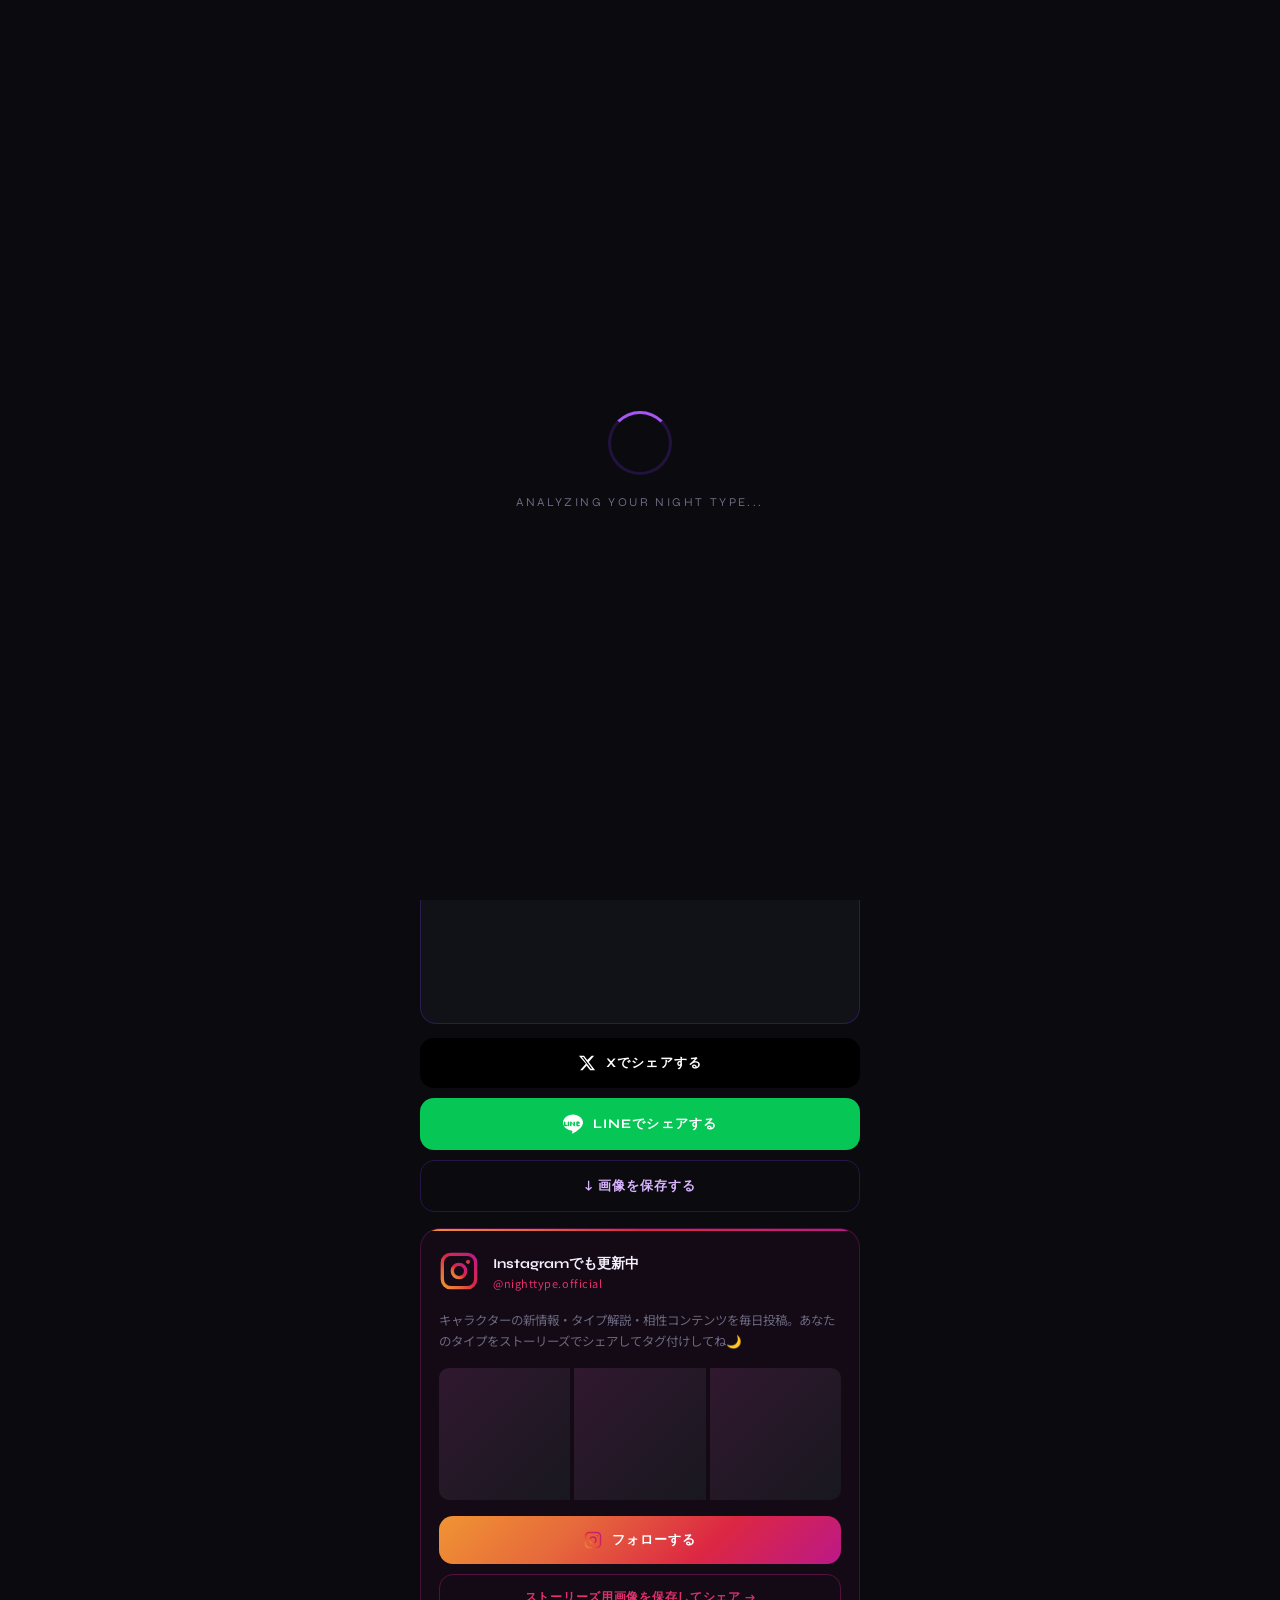
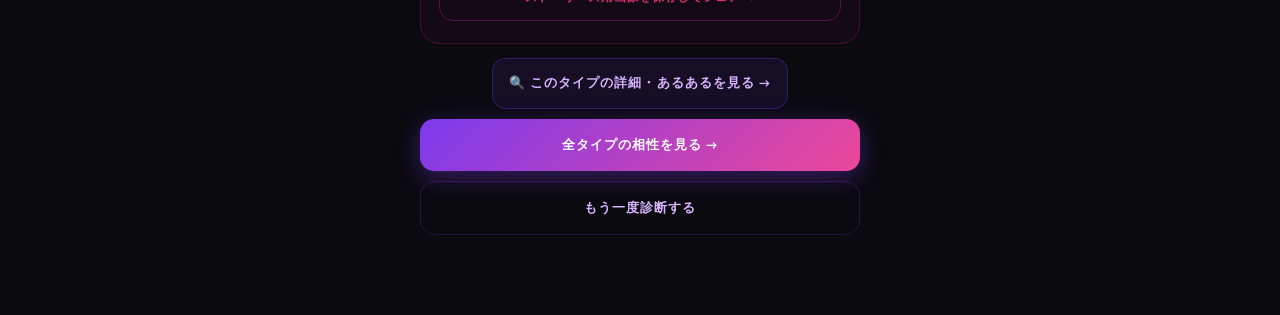
<file: result.html>
<!DOCTYPE html>
<html lang="ja">
<head>
  <meta charset="UTF-8"/>
  <link rel="icon" href="./favicon.svg" type="image/svg+xml"/>
  <meta name="viewport" content="width=device-width, initial-scale=1.0"/>
  <title>診断結果｜ナイトタイプ</title>
  <meta property="og:title"       id="ogTitle"  content="ナイトタイプ診断"/>
  <meta property="og:description" id="ogDesc"   content="あなたのナイトタイプが分かる診断"/>
  <meta property="og:image"       id="ogImage"  content=""/>
  <meta property="og:type"                      content="website"/>
  <meta name="twitter:card"                     content="summary_large_image"/>
  <meta name="twitter:title"      id="twTitle"  content="ナイトタイプ診断"/>
  <meta name="twitter:description" id="twDesc"  content=""/>
  <meta name="twitter:image"      id="twImage"  content=""/>
  <link rel="stylesheet" href="./style.css"/>
  <style>
    .result-char-img{width:190px;height:190px;border-radius:50%;object-fit:cover;border:2px solid var(--border);box-shadow:0 0 50px rgba(124,58,237,0.45),0 0 90px rgba(236,72,153,0.2);opacity:0;animation:popIn 0.7s cubic-bezier(0.34,1.56,0.64,1) 0.3s forwards;}
    .result-char-fallback{width:190px;height:190px;border-radius:50%;font-size:5rem;display:flex;align-items:center;justify-content:center;border:2px solid var(--border);background:radial-gradient(circle at 30% 30%,rgba(124,58,237,0.3),rgba(10,10,15,0.8));box-shadow:0 0 50px rgba(124,58,237,0.45);opacity:0;animation:popIn 0.7s cubic-bezier(0.34,1.56,0.64,1) 0.3s forwards;}
    .result-tagline{font-size:0.72rem;color:var(--purple-ll);font-family:'Syne',sans-serif;margin-bottom:10px;opacity:0;animation:popIn 0.6s ease 0.45s forwards;}

    /* URL共有 */
    .url-share-block{width:100%;margin-top:14px;opacity:0;animation:popIn 0.6s ease 0.7s forwards;}
    .url-share-inner{display:flex;gap:8px;align-items:center;padding:12px 14px;border-radius:12px;background:var(--surface2);border:1px solid var(--border);}
    .url-share-text{flex:1;font-size:0.68rem;color:var(--muted);overflow:hidden;text-overflow:ellipsis;white-space:nowrap;font-family:'Syne',sans-serif;}
    .btn-copy{flex-shrink:0;padding:7px 14px;border-radius:8px;border:1px solid var(--border);background:transparent;color:var(--purple-ll);font-family:'Syne',sans-serif;font-weight:700;font-size:0.65rem;cursor:pointer;transition:all 0.2s;letter-spacing:0.06em;}
    .btn-copy:hover{background:rgba(124,58,237,0.2);border-color:var(--purple-l);}
    .btn-copy.copied{background:rgba(124,58,237,0.3);border-color:var(--purple-l);color:var(--purple-ll);}

    /* 友達比較 */
    .friend-block{width:100%;margin-top:14px;border-radius:18px;background:var(--surface);border:1px solid var(--border);overflow:hidden;opacity:0;animation:popIn 0.6s ease 0.8s forwards;}
    .friend-block::before{content:'';display:block;height:2px;background:linear-gradient(90deg,var(--purple),var(--pink),var(--cyan));}
    .friend-inner{padding:20px 18px;}
    .friend-title{font-family:'Syne',sans-serif;font-weight:700;font-size:0.72rem;letter-spacing:0.12em;text-transform:uppercase;color:var(--purple-ll);margin-bottom:14px;display:flex;align-items:center;gap:8px;}
    .friend-grid{display:grid;grid-template-columns:repeat(2,1fr);gap:8px;margin-bottom:14px;}
    .friend-type-btn{padding:0;border-radius:10px;border:1px solid var(--border);background:var(--surface2);cursor:pointer;transition:all 0.18s;overflow:hidden;text-align:left;color:var(--white);}
    .friend-type-btn:hover{border-color:var(--purple-l);transform:translateY(-2px);}
    .friend-type-btn.selected{border-color:var(--purple-l);background:rgba(124,58,237,0.2);box-shadow:0 0 12px rgba(124,58,237,0.25);}
    .friend-type-btn img{width:100%;aspect-ratio:1/1;object-fit:cover;display:block;}
    .friend-type-btn .ftb-icon{width:100%;aspect-ratio:1/1;display:flex;align-items:center;justify-content:center;font-size:2rem;background:var(--bg);}
    .friend-type-btn .ftb-name{font-family:'Syne',sans-serif;font-weight:700;font-size:0.65rem;padding:6px 8px;line-height:1.3;}
    .friend-result{border-radius:12px;background:var(--surface2);padding:14px 16px;display:none;}
    .friend-result.show{display:block;animation:popIn 0.4s ease forwards;}
    .fr-pair{display:flex;align-items:center;justify-content:center;gap:12px;margin-bottom:12px;}
    .fr-char{display:flex;flex-direction:column;align-items:center;gap:4px;}
    .fr-char img{width:52px;height:52px;border-radius:50%;object-fit:cover;border:2px solid var(--border);}
    .fr-char .fr-icon{width:52px;height:52px;border-radius:50%;display:flex;align-items:center;justify-content:center;font-size:1.6rem;background:var(--surface);border:2px solid var(--border);}
    .fr-char .fr-name{font-size:0.6rem;font-family:'Syne',sans-serif;font-weight:700;color:var(--purple-ll);text-align:center;max-width:60px;line-height:1.3;}
    .fr-arrow{font-size:1.2rem;color:var(--pink);}
    .fr-hearts{text-align:center;font-size:1.3rem;letter-spacing:3px;margin-bottom:6px;}
    .fr-label{text-align:center;font-family:'Syne',sans-serif;font-size:0.62rem;letter-spacing:0.12em;color:var(--muted);margin-bottom:8px;}
    .fr-comment{font-size:0.78rem;color:#9d99b0;line-height:1.7;padding:10px 12px;border-radius:8px;background:rgba(124,58,237,0.08);border-left:2px solid var(--purple);}

    /* シェアセクション */
    .share-section{width:100%;margin-top:16px;opacity:0;animation:popIn 0.6s ease 1s forwards;}
    .share-title{font-size:0.6rem;letter-spacing:0.25em;text-transform:uppercase;color:var(--muted);margin-bottom:12px;text-align:center;}
    .card-preview-wrap{width:100%;border-radius:16px;overflow:hidden;margin-bottom:14px;background:var(--surface);border:1px solid var(--border);}
    #shareCanvas{display:block;width:100%;height:auto;}
    .share-tabs{display:flex;gap:8px;margin-bottom:12px;}
    .share-tab{flex:1;padding:10px;border-radius:10px;border:1px solid var(--border);background:var(--surface);font-family:'Syne',sans-serif;font-size:0.68rem;font-weight:700;letter-spacing:0.06em;color:var(--muted);cursor:pointer;transition:all 0.2s;text-align:center;}
    .share-tab.active{border-color:var(--purple-l);background:rgba(124,58,237,0.18);color:var(--purple-ll);}
    .share-btns{display:flex;flex-direction:column;gap:10px;}
    .btn-x{display:flex;align-items:center;justify-content:center;gap:10px;width:100%;padding:16px;border-radius:14px;border:none;cursor:pointer;background:#000;color:#fff;font-family:'Syne',sans-serif;font-weight:700;font-size:0.82rem;letter-spacing:0.08em;transition:all 0.22s;}
    .btn-x:hover{background:#111;transform:translateY(-2px);box-shadow:0 8px 24px rgba(0,0,0,0.5);}
    .btn-x svg{width:18px;height:18px;fill:#fff;flex-shrink:0;}
    .btn-line{display:flex;align-items:center;justify-content:center;gap:10px;width:100%;padding:16px;border-radius:14px;border:none;cursor:pointer;background:#06C755;color:#fff;font-family:'Syne',sans-serif;font-weight:700;font-size:0.82rem;letter-spacing:0.08em;transition:all 0.22s;text-decoration:none;}
    .btn-line:hover{background:#05b04c;transform:translateY(-2px);box-shadow:0 8px 24px rgba(6,199,85,0.4);}
    .btn-line svg{width:20px;height:20px;fill:#fff;flex-shrink:0;}
    .btn-dl{display:flex;align-items:center;justify-content:center;gap:8px;width:100%;padding:16px;border-radius:14px;border:1px solid var(--border);background:transparent;color:var(--purple-ll);font-family:'Syne',sans-serif;font-weight:700;font-size:0.82rem;letter-spacing:0.08em;cursor:pointer;transition:all 0.22s;text-decoration:none;}
    .btn-dl:hover{background:rgba(124,58,237,0.12);transform:translateY(-2px);}

    /* 相性理由ボックス */
    .compat-reason-box {
      margin-top: 12px; padding: 14px 16px;
      border-radius: 14px; font-size: 0.8rem;
      line-height: 1.85; color: #9d99b0;
    }
    .compat-reason-box.good-reason {
      background: rgba(124,58,237,0.07);
      border-left: 3px solid rgba(168,85,247,0.5);
    }
    .compat-reason-box.bad-reason {
      background: rgba(236,72,153,0.07);
      border-left: 3px solid rgba(236,72,153,0.4);
    }

    /* 相性理由の相手名を強調 */
    .compat-reason-box strong {
      color: var(--purple-ll); font-weight: 700;
    }

    /* ローディング */
    .loading-overlay{position:fixed;inset:0;z-index:300;background:var(--bg);display:flex;flex-direction:column;align-items:center;justify-content:center;gap:20px;transition:opacity 0.6s ease;}
    .loading-overlay.hidden{opacity:0;pointer-events:none;}
    .loading-ring{width:64px;height:64px;border-radius:50%;border:3px solid rgba(124,58,237,0.2);border-top-color:var(--purple-l);animation:spin 0.9s linear infinite;}
    @keyframes spin{to{transform:rotate(360deg)}}
    .loading-text{font-family:'Syne',sans-serif;font-size:0.75rem;letter-spacing:0.2em;color:var(--muted);text-transform:uppercase;}
    .loading-chars{display:flex;gap:8px;}
    .loading-chars img{width:40px;height:40px;border-radius:50%;object-fit:cover;opacity:0;animation:popIn 0.4s ease forwards;}

    /* ── Instagram誘導 ── */
    .insta-block {
      width:100%; margin-top:16px;
      border-radius:20px; overflow:hidden;
      border:1px solid rgba(188,24,136,0.3);
      background:rgba(188,24,136,0.05);
      opacity:0; animation:popIn 0.6s ease 1.1s forwards;
    }
    .insta-block::before {
      content:''; display:block; height:2px;
      background:linear-gradient(90deg,#f09433,#e6683c,#dc2743,#cc2366,#bc1888);
    }
    .insta-inner { padding:20px 18px 22px; }
    .insta-top { display:flex; align-items:center; gap:14px; margin-bottom:14px; }
    .insta-logo svg { width:40px; height:40px; }
    .insta-title { font-family:'Syne',sans-serif; font-weight:700; font-size:0.85rem; margin-bottom:2px; }
    .insta-handle { font-size:0.68rem; color:#e1306c; letter-spacing:0.05em; }
    .insta-desc { font-size:0.78rem; color:var(--muted); line-height:1.7; margin-bottom:16px; }

    /* プレビューグリッド（キャラ3枚） */
    .insta-preview { display:grid; grid-template-columns:repeat(3,1fr); gap:4px; border-radius:10px; overflow:hidden; margin-bottom:16px; }
    .insta-post {
      aspect-ratio:1/1; background:var(--surface2);
      overflow:hidden; position:relative;
    }
    .insta-post img { width:100%; height:100%; object-fit:cover; display:block; }
    .insta-post::after {
      content:''; position:absolute; inset:0;
      background:linear-gradient(135deg,rgba(188,24,136,0.15),transparent);
    }

    .btn-insta {
      display:flex; align-items:center; justify-content:center; gap:10px;
      width:100%; padding:15px; border-radius:14px; border:none; cursor:pointer;
      background:linear-gradient(135deg,#f09433,#e6683c,#dc2743,#bc1888);
      color:#fff; font-family:'Syne',sans-serif; font-weight:700;
      font-size:0.82rem; letter-spacing:0.08em;
      transition:all 0.22s; text-decoration:none;
      margin-bottom:10px;
    }
    .btn-insta:hover { transform:translateY(-2px); box-shadow:0 8px 24px rgba(188,24,136,0.4); }

    .btn-insta-story {
      display:flex; align-items:center; justify-content:center;
      width:100%; padding:14px; border-radius:14px;
      border:1px solid rgba(188,24,136,0.4);
      background:transparent; color:#e1306c;
      font-family:'Syne',sans-serif; font-weight:700;
      font-size:0.75rem; letter-spacing:0.06em;
      cursor:pointer; transition:all 0.22s; text-decoration:none;
    }
    .btn-insta-story:hover { background:rgba(188,24,136,0.1); transform:translateY(-2px); }
  </style>
</head>
<body>
<div class="loading-overlay" id="loadingOverlay">
  <div class="loading-chars" id="loadingChars"></div>
  <div class="loading-ring"></div>
  <div class="loading-text">Analyzing your night type...</div>
</div>

<canvas id="bg-canvas"></canvas>
<div class="noise"></div>
<nav class="navbar">
  <a href="index.html" class="nav-logo">NightType</a>
  <button class="hamburger" id="hamburger"><span></span><span></span><span></span></button>
</nav>
<div class="drawer" id="drawer">
  <a href="index.html"><span class="icon">🏠</span>ホーム</a>
  <a href="quiz.html"><span class="icon">🌙</span>診断する</a>
  <a href="characters.html"><span class="icon">🎴</span>キャラ一覧</a>
  <a href="compat.html"><span class="icon">💜</span>相性チェック</a>
  <a href="matrix.html"><span class="icon">📊</span>相性マトリクス</a>
</div>
<div class="drawer-overlay" id="drawer-overlay"></div>

<div class="page">
  <div class="result-wrap">
    <p class="result-eyebrow">Your Night Type</p>
    <div id="charVisual"></div>
    <p class="result-tagline" id="typeTagline"></p>

    <div class="result-card">
      <div class="result-type-label">TYPE</div>
      <div class="result-type-name" id="typeName">—</div>
      <p class="result-desc" id="typeDesc">—</p>
        <a href="type.html?type=" id="typeDetailLink" style="display:flex;align-items:center;justify-content:center;gap:8px;margin-top:14px;padding:13px;border-radius:12px;border:1px solid rgba(124,58,237,0.35);background:rgba(124,58,237,0.1);color:#c4b5fd;font-family:'Syne',sans-serif;font-weight:700;font-size:0.75rem;letter-spacing:0.1em;text-decoration:none;transition:all 0.2s">
      📖 このタイプの詳細・あるあるを見る →
    </a>
  </div>

    <!-- URL共有 -->
    <div class="url-share-block">
      <div class="url-share-inner">
        <span class="url-share-text" id="shareUrl">—</span>
        <button class="btn-copy" id="btnCopy">コピー</button>
      </div>
    </div>

    <div class="compat-block">
      <div class="compat-title"><div class="dot-good"></div>相性がいいタイプ</div>
      <ul class="compat-list good" id="goodList"></ul>
      <div class="compat-reason-box good-reason" id="goodReasonBox" style="display:none"></div>
    </div>
    <div class="compat-block" style="animation-delay:0.8s">
      <div class="compat-title"><div class="dot-bad"></div>刺激が強すぎるタイプ</div>
      <ul class="compat-list bad" id="badList"></ul>
      <div class="compat-reason-box bad-reason" id="badReasonBox" style="display:none"></div>
    </div>

    <!-- 友達と比較 -->
    <div class="friend-block">
      <div class="friend-inner">
        <div class="friend-title">💜 友達のタイプと比較する</div>
        <div class="friend-grid" id="friendGrid"></div>
        <div class="friend-result" id="friendResult">
          <div class="fr-pair">
            <div class="fr-char"><div id="frVis1"></div><div class="fr-name" id="frName1">—</div></div>
            <div class="fr-arrow">×</div>
            <div class="fr-char"><div id="frVis2"></div><div class="fr-name" id="frName2">—</div></div>
          </div>
          <div class="fr-hearts" id="frHearts">💜💜💜</div>
          <div class="fr-label" id="frLabel">—</div>
          <div class="fr-comment" id="frComment">—</div>
        </div>
      </div>
    </div>

    <!-- シェアセクション -->
    <div class="share-section">
      <div class="share-title">Share your type</div>
      <div class="share-tabs">
        <button class="share-tab active" id="tabSquare">Square（X用）</button>
        <button class="share-tab" id="tabStory">Story（Instagram用）</button>
      </div>
      <div class="card-preview-wrap">
        <canvas id="shareCanvas"></canvas>
      </div>
      <div class="share-btns">
        <button class="btn-x" id="shareX">
          <svg viewBox="0 0 24 24"><path d="M18.244 2.25h3.308l-7.227 8.26 8.502 11.24H16.17l-4.714-6.231-5.401 6.231H2.746l7.73-8.835L1.254 2.25H8.08l4.253 5.622zm-1.161 17.52h1.833L7.084 4.126H5.117z"/></svg>
          Xでシェアする
        </button>
        <a class="btn-line" id="shareLine" href="#" target="_blank">
          <svg viewBox="0 0 24 24"><path d="M19.365 9.89c.50 0 .907.41.907.91 0 .5-.407.91-.907.91h-1.626v1.045h1.626c.5 0 .907.41.907.91 0 .5-.407.91-.907.91H16.83a.91.91 0 0 1-.907-.91V9.89c0-.5.407-.91.907-.91h2.535zm-5.012 3.776a.91.91 0 0 1-.907.91.903.903 0 0 1-.727-.363l-2.44-3.324v2.777a.91.91 0 0 1-.907.91.91.91 0 0 1-.907-.91V9.89a.91.91 0 0 1 .907-.91c.279 0 .535.12.716.333l2.45 3.324V9.89c0-.5.407-.91.907-.91s.908.41.908.91v3.776zm-6.853 0a.91.91 0 0 1-.907.91.91.91 0 0 1-.907-.91V9.89c0-.5.407-.91.907-.91s.907.41.907.91v3.776zm-2.917.91H2.048a.91.91 0 0 1-.907-.91V9.89c0-.5.407-.91.907-.91s.907.41.907.91v2.866h1.628c.5 0 .907.41.907.91 0 .5-.407.91-.907.91zM24 10.31C24 4.95 18.617.5 12 .5S0 4.95 0 10.31c0 4.81 4.27 8.84 10.035 9.608.39.084.923.258 1.058.592.12.303.079.778.039 1.085l-.171 1.027c-.053.303-.242 1.186 1.039.647 1.281-.54 6.912-4.07 9.428-6.967C23.057 14.05 24 12.29 24 10.31z"/></svg>
          LINEでシェアする
        </a>
        <a class="btn-dl" id="downloadCard" download="my-nighttype.png">↓ 画像を保存する</a>
      </div>
    </div>


    <!-- Instagram誘導 -->
    <div class="insta-block" id="instaBlock">
      <div class="insta-inner">
        <div class="insta-top">
          <div class="insta-logo">
            <svg viewBox="0 0 24 24" fill="none" xmlns="http://www.w3.org/2000/svg">
              <defs>
                <linearGradient id="ig" x1="0" y1="1" x2="1" y2="0">
                  <stop offset="0%" stop-color="#f09433"/>
                  <stop offset="25%" stop-color="#e6683c"/>
                  <stop offset="50%" stop-color="#dc2743"/>
                  <stop offset="75%" stop-color="#cc2366"/>
                  <stop offset="100%" stop-color="#bc1888"/>
                </linearGradient>
              </defs>
              <rect x="2" y="2" width="20" height="20" rx="5" stroke="url(#ig)" stroke-width="2"/>
              <circle cx="12" cy="12" r="4" stroke="url(#ig)" stroke-width="2"/>
              <circle cx="17.5" cy="6.5" r="1.2" fill="url(#ig)"/>
            </svg>
          </div>
          <div class="insta-text">
            <div class="insta-title">Instagramでも更新中</div>
            <div class="insta-handle">@nighttype.official</div>
          </div>
        </div>
        <p class="insta-desc">キャラクターの新情報・タイプ解説・相性コンテンツを毎日投稿。あなたのタイプをストーリーズでシェアしてタグ付けしてね🌙</p>
        <div class="insta-preview">
          <div class="insta-post" id="instaPost1"></div>
          <div class="insta-post" id="instaPost2"></div>
          <div class="insta-post" id="instaPost3"></div>
        </div>
        <a class="btn-insta" href="https://instagram.com/nighttype.official" target="_blank">
          <svg viewBox="0 0 24 24" fill="none" width="18" height="18">
            <defs><linearGradient id="ig2" x1="0" y1="1" x2="1" y2="0"><stop offset="0%" stop-color="#f09433"/><stop offset="50%" stop-color="#dc2743"/><stop offset="100%" stop-color="#bc1888"/></linearGradient></defs>
            <rect x="2" y="2" width="20" height="20" rx="5" stroke="url(#ig2)" stroke-width="2"/>
            <circle cx="12" cy="12" r="4" stroke="url(#ig2)" stroke-width="2"/>
            <circle cx="17.5" cy="6.5" r="1.2" fill="url(#ig2)"/>
          </svg>
          フォローする
        </a>
        <a class="btn-insta-story" id="btnInstaStory" href="#">
          ストーリーズ用画像を保存してシェア →
        </a>
      </div>
    </div>

    <!-- タイプ詳細ページへ -->
    <div style="margin-top:14px;opacity:0;animation:popIn 0.6s ease 1.2s forwards" id="typeDetailLink">
      <a id="btnTypeDetail" href="#" style="display:flex;align-items:center;justify-content:center;gap:8px;padding:16px;border-radius:14px;background:rgba(124,58,237,0.1);border:1px solid rgba(124,58,237,0.3);color:var(--purple-ll);font-family:'Syne',sans-serif;font-weight:700;font-size:0.8rem;letter-spacing:0.08em;text-decoration:none;transition:all 0.2s">
        🔍 このタイプの詳細・あるあるを見る →
      </a>
    </div>
    <div class="result-actions" style="margin-top:10px">
      <a href="compat.html" class="btn-compat">全タイプの相性を見る →</a>
      <a href="quiz.html?restart=1" class="btn-retry" style="display:block;text-align:center;text-decoration:none;padding:17px;border-radius:14px;border:1px solid var(--border);color:var(--purple-ll);font-family:'Syne',sans-serif;font-weight:700;font-size:0.82rem;letter-spacing:0.08em;">もう一度診断する</a>
    </div>
  </div>
</div>

<script src="./types.js"></script>
<script src="./aruraru.js"></script>
<script src="./sharecard.js"></script>
<script>
// ローディング
const loadingEl=document.getElementById('loadingOverlay');
Object.keys(types).slice(0,5).forEach((k,i)=>{
  const t=types[k];if(!t.image)return;
  const img=document.createElement('img');img.src=t.image;img.style.animationDelay=(i*0.1)+'s';
  document.getElementById('loadingChars').appendChild(img);
});

// URLパラメータから直接タイプ表示に対応
const urlParams=new URLSearchParams(location.search);
const typeFromUrl=urlParams.get('type');

// スコアまたはURLパラメータから結果タイプ取得
let resultType=null, resultData=null;
const scores=JSON.parse(localStorage.getItem('nightTypeScores'));

if(typeFromUrl && types[typeFromUrl]){
  resultType=typeFromUrl;
} else if(scores){
  resultType=Object.keys(scores).reduce((a,b)=>scores[a]>scores[b]?a:b);
}
if(resultType) resultData=types[resultType];

const heartMap={5:'💜💜💜💜💜',4:'💜💜💜💜🤍',3:'💜💜💜🤍🤍',2:'💜💜🤍🤍🤍',1:'💜🤍🤍🤍🤍'};
const heartLabel={5:'最高の相性 ★★★★★',4:'とても良い相性 ★★★★☆',3:'普通の相性 ★★★☆☆',2:'少し難しい ★★☆☆☆',1:'刺激が強い ★☆☆☆☆'};
let currentMode='square';

if(!resultData){
  document.getElementById('typeName').textContent='診断データがありません';
  document.getElementById('typeDesc').textContent='まず診断を受けてください。';
  document.getElementById('charVisual').innerHTML='<div style="font-size:4rem;margin-bottom:24px">🌙</div>';
  loadingEl.classList.add('hidden');
} else {
  function revealResult(){
    loadingEl.classList.add('hidden');

    // タイプ詳細リンク
    const detailLink = document.getElementById('typeDetailLink');
    if(detailLink) detailLink.href = 'type.html?type=' + resultType;

    document.getElementById('charVisual').innerHTML=resultData.image
      ?`<img src="${resultData.image}" alt="${resultData.name}" class="result-char-img"/>`
      :`<div class="result-char-fallback">${resultData.icon}</div>`;
    document.getElementById('typeTagline').textContent=`"${resultData.tagline}"`;
    document.getElementById('typeName').textContent=resultData.name;
    document.getElementById('typeDesc').textContent=resultData.description;

    // ── URL共有 ──
    const shareUrl=`${location.origin}${location.pathname}?type=${resultType}`;
    document.getElementById('shareUrl').textContent=shareUrl;
    document.getElementById('btnCopy').addEventListener('click',()=>{
      navigator.clipboard.writeText(shareUrl).then(()=>{
        const btn=document.getElementById('btnCopy');
        btn.textContent='コピー済み ✓'; btn.classList.add('copied');
        setTimeout(()=>{btn.textContent='コピー';btn.classList.remove('copied');},2000);
      });
    });

    // OGP
    document.getElementById('ogTitle').content=`私の夜タイプは「${resultData.name}」`;
    document.getElementById('ogDesc').content=resultData.tagline;
    document.getElementById('twTitle').content=`私の夜タイプは「${resultData.name}」`;
    document.getElementById('twDesc').content=resultData.tagline;
    if(resultData.image){
      const ogImg=location.origin+'/'+resultData.image;
      document.getElementById('ogImage').content=ogImg;
      document.getElementById('twImage').content=ogImg;
    }

    // 相性リスト
    resultData.good.forEach(code=>{
      const li=document.createElement('li');const t=types[code];
      li.innerHTML=`<span class="ci">${t.image?`<img src="${t.image}" style="width:28px;height:28px;border-radius:8px;object-fit:cover;vertical-align:middle;margin-right:4px">`:t.icon}</span>${t.name}`;
      document.getElementById('goodList').appendChild(li);
    });
    resultData.bad.forEach(code=>{
      const li=document.createElement('li');const t=types[code];
      li.innerHTML=`<span class="ci">${t.image?`<img src="${t.image}" style="width:28px;height:28px;border-radius:8px;object-fit:cover;vertical-align:middle;margin-right:4px">`:t.icon}</span>${t.name}`;
      document.getElementById('badList').appendChild(li);
    });

    // ── 友達比較グリッド ──
    const friendGrid=document.getElementById('friendGrid');
    Object.entries(types).forEach(([code,d])=>{
      if(code===resultType)return; // 自分は除く
      const btn=document.createElement('button');
      btn.className='friend-type-btn'; btn.dataset.code=code;
      btn.innerHTML=`${d.image?`<img src="${d.image}" alt="${d.name}" loading="lazy"/>`:`<div class="ftb-icon">${d.icon}</div>`}<div class="ftb-name">${d.name}</div>`;
      btn.addEventListener('click',()=>{
        friendGrid.querySelectorAll('.friend-type-btn').forEach(b=>b.classList.remove('selected'));
        btn.classList.add('selected');
        showFriendResult(code);
      });
      friendGrid.appendChild(btn);
    });

    // LINE
    const lineText=`私のナイトタイプは「${resultData.name}」\n"${resultData.tagline}"\n${shareUrl}`;
    document.getElementById('shareLine').href=`https://line.me/R/msg/text/?${encodeURIComponent(lineText)}`;


    // ── Instagram プレビュー（相性タイプのキャラを表示） ──
    const instaKeys = [resultType, ...resultData.good, ...resultData.bad].slice(0,3);
    instaKeys.forEach((k,i) => {
      const t = types[k];
      const el = document.getElementById('instaPost'+(i+1));
      if(el && t && t.image){
        el.innerHTML = `<img src="${t.image}" alt="${t.name}" loading="lazy">`;
      } else if(el && t) {
        el.innerHTML = `<div style="width:100%;height:100%;display:flex;align-items:center;justify-content:center;font-size:2.5rem;background:var(--surface)">${t.icon}</div>`;
      }
    });

    // ストーリーズ保存ボタン
    document.getElementById('btnInstaStory')?.addEventListener('click', (e) => {
      e.preventDefault();
      // Story用カードを生成してダウンロード
      const tmpCanvas = document.createElement('canvas');
      tmpCanvas.width = 1080; tmpCanvas.height = 1920;
      const tmpCtx = tmpCanvas.getContext('2d');
      // 背景
      const bg = tmpCtx.createRadialGradient(540,384,0,540,384,900);
      bg.addColorStop(0,'#1a0a2e'); bg.addColorStop(0.5,'#0e0814'); bg.addColorStop(1,'#070708');
      tmpCtx.fillStyle=bg; tmpCtx.fillRect(0,0,1080,1920);
      const orb=tmpCtx.createRadialGradient(162,480,0,162,480,400);
      orb.addColorStop(0,'rgba(124,58,237,0.4)'); orb.addColorStop(1,'transparent');
      tmpCtx.fillStyle=orb; tmpCtx.fillRect(0,0,1080,1920);
      tmpCtx.fillStyle='rgba(220,200,255,0.4)';
      for(let i=0;i<120;i++){const x=Math.random()*1080,y=Math.random()*1920,r=Math.random()*1.5;tmpCtx.beginPath();tmpCtx.arc(x,y,r,0,Math.PI*2);tmpCtx.fill();}
      // ロゴ
      tmpCtx.font='bold 52px sans-serif'; tmpCtx.fillStyle='rgba(168,85,247,0.9)'; tmpCtx.textAlign='center';
      tmpCtx.fillText('NightType',540,120);
      tmpCtx.font='32px sans-serif'; tmpCtx.fillStyle='rgba(255,255,255,0.35)';
      tmpCtx.fillText('ナイトタイプ診断',540,172);
      const drawStoryText = () => {
        tmpCtx.font='italic 38px serif'; tmpCtx.fillStyle='rgba(196,158,255,0.85)'; tmpCtx.textAlign='center';
        tmpCtx.fillText(`"${resultData.tagline}"`,540,1192);
        tmpCtx.font='bold 84px sans-serif';
        const g=tmpCtx.createLinearGradient(216,0,864,0); g.addColorStop(0,'#c4b5fd'); g.addColorStop(1,'#f9a8d4');
        tmpCtx.fillStyle=g; tmpCtx.fillText(resultData.name,540,1296);
        tmpCtx.strokeStyle='rgba(124,58,237,0.4)'; tmpCtx.lineWidth=1;
        tmpCtx.beginPath(); tmpCtx.moveTo(216,1344); tmpCtx.lineTo(864,1344); tmpCtx.stroke();
        tmpCtx.font='32px sans-serif'; tmpCtx.fillStyle='rgba(255,255,255,0.4)';
        const g1=types[resultData.good[0]];
        tmpCtx.fillText(`相性◎ ${g1?.name??''}`,540,1392);
        // Instagram誘導文
        tmpCtx.font='bold 28px sans-serif'; tmpCtx.fillStyle='rgba(225,48,108,0.8)';
        tmpCtx.fillText('@nighttype.official',540,1500);
        tmpCtx.font='26px sans-serif'; tmpCtx.fillStyle='rgba(168,85,247,0.6)';
        tmpCtx.fillText('nighttype.jp',540,1780);
        const url=tmpCanvas.toDataURL('image/png');
        const a=document.createElement('a'); a.href=url; a.download='nighttype-story.png'; a.click();
      };
      if(resultData.image){
        const img=new Image(); img.crossOrigin='anonymous';
        img.onload=()=>{
          const cx=540,cy=730,r=280;
          const glow=tmpCtx.createRadialGradient(cx,cy,r*0.4,cx,cy,r*1.5);
          glow.addColorStop(0,'rgba(124,58,237,0.45)'); glow.addColorStop(1,'transparent');
          tmpCtx.fillStyle=glow; tmpCtx.beginPath(); tmpCtx.arc(cx,cy,r*1.5,0,Math.PI*2); tmpCtx.fill();
          tmpCtx.save(); tmpCtx.beginPath(); tmpCtx.arc(cx,cy,r,0,Math.PI*2); tmpCtx.clip();
          tmpCtx.drawImage(img,cx-r,cy-r,r*2,r*2); tmpCtx.restore();
          tmpCtx.strokeStyle='rgba(168,85,247,0.8)'; tmpCtx.lineWidth=5;
          tmpCtx.beginPath(); tmpCtx.arc(cx,cy,r,0,Math.PI*2); tmpCtx.stroke();
          drawStoryText();
        };
        img.onerror=drawStoryText;
        img.src=resultData.image;
      } else { drawStoryText(); }
    });

    generateCard(currentMode);
    // 詳細ページリンク設定
    const detailLink = document.getElementById('btnTypeDetail');
    if(detailLink) detailLink.href = 'type/'+resultType+'.html';
  }

  if(resultData.image){
    const p=new Image();p.crossOrigin='anonymous';
    p.onload=()=>setTimeout(revealResult,typeFromUrl?200:1200);
    p.onerror=()=>setTimeout(revealResult,typeFromUrl?200:1200);
    p.src=resultData.image;
  } else {
    setTimeout(revealResult,typeFromUrl?200:1200);
  }
}

// ── 友達比較 ──
function showFriendResult(friendCode){
  const fd=types[friendCode];
  const score=getCompat(resultType,friendCode);
  const visHtml=code=>{
    const t=types[code];
    return t.image?`<img src="${t.image}" style="width:52px;height:52px;border-radius:50%;object-fit:cover;border:2px solid rgba(124,58,237,0.4);">`:`<div class="fr-icon">${t.icon}</div>`;
  };
  document.getElementById('frVis1').innerHTML=visHtml(resultType);
  document.getElementById('frName1').textContent=resultData.name;
  document.getElementById('frVis2').innerHTML=visHtml(friendCode);
  document.getElementById('frName2').textContent=fd.name;
  document.getElementById('frHearts').textContent=heartMap[score];
  document.getElementById('frLabel').textContent=heartLabel[score];
  document.getElementById('frComment').textContent=getCompatComment(score);
  const res=document.getElementById('friendResult');
  res.classList.remove('show');void res.offsetWidth;res.classList.add('show');
  res.scrollIntoView({behavior:'smooth',block:'nearest'});
}

// ── タブ切替 ──
document.getElementById('tabSquare').addEventListener('click',()=>{
  currentMode='square';
  document.getElementById('tabSquare').classList.add('active');
  document.getElementById('tabStory').classList.remove('active');
  generateCard('square');
});
document.getElementById('tabStory').addEventListener('click',()=>{
  currentMode='story';
  document.getElementById('tabStory').classList.add('active');
  document.getElementById('tabSquare').classList.remove('active');
  generateCard('story');
});

// ── Canvas生成（sharercardエンジン使用） ──
async function generateCard(mode){
  if(!resultData) return;
  const canvas = document.getElementById('shareCanvas');
  await generateShareCard(canvas, resultType, resultData, types, mode);
  document.getElementById('downloadCard').href = canvas.toDataURL('image/png');
}

document.getElementById('shareX')?.addEventListener('click',()=>{
  if(!resultData)return;
  const shareUrl=`${location.origin}${location.pathname}?type=${resultType}`;
  const text=`私のナイトタイプは「${resultData.name}」\n"${resultData.tagline}"\n\n#NightType #夜の価値観診断\n`;
  window.open(`https://twitter.com/intent/tweet?text=${encodeURIComponent(text)}&url=${encodeURIComponent(shareUrl)}`,'_blank');
});
</script>
<script src="./common.js"></script>
</body>
</html>
</file>
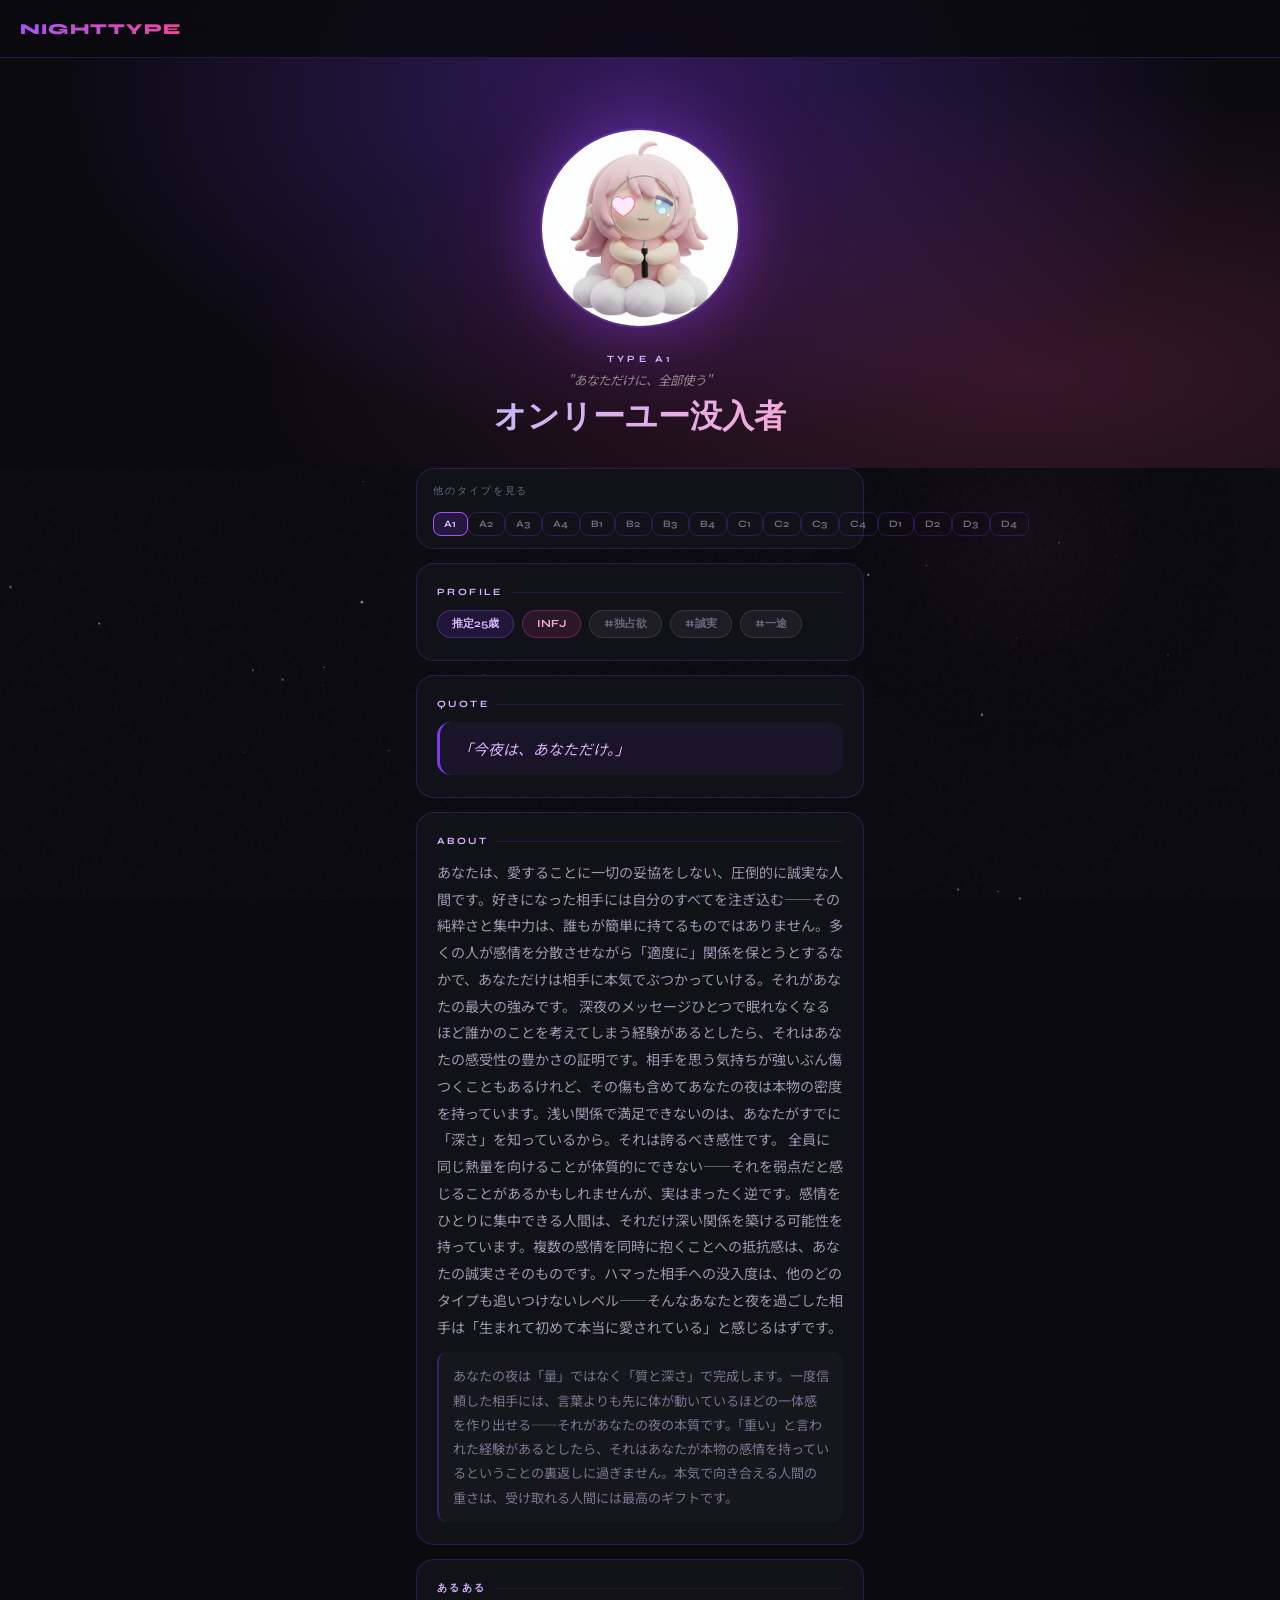
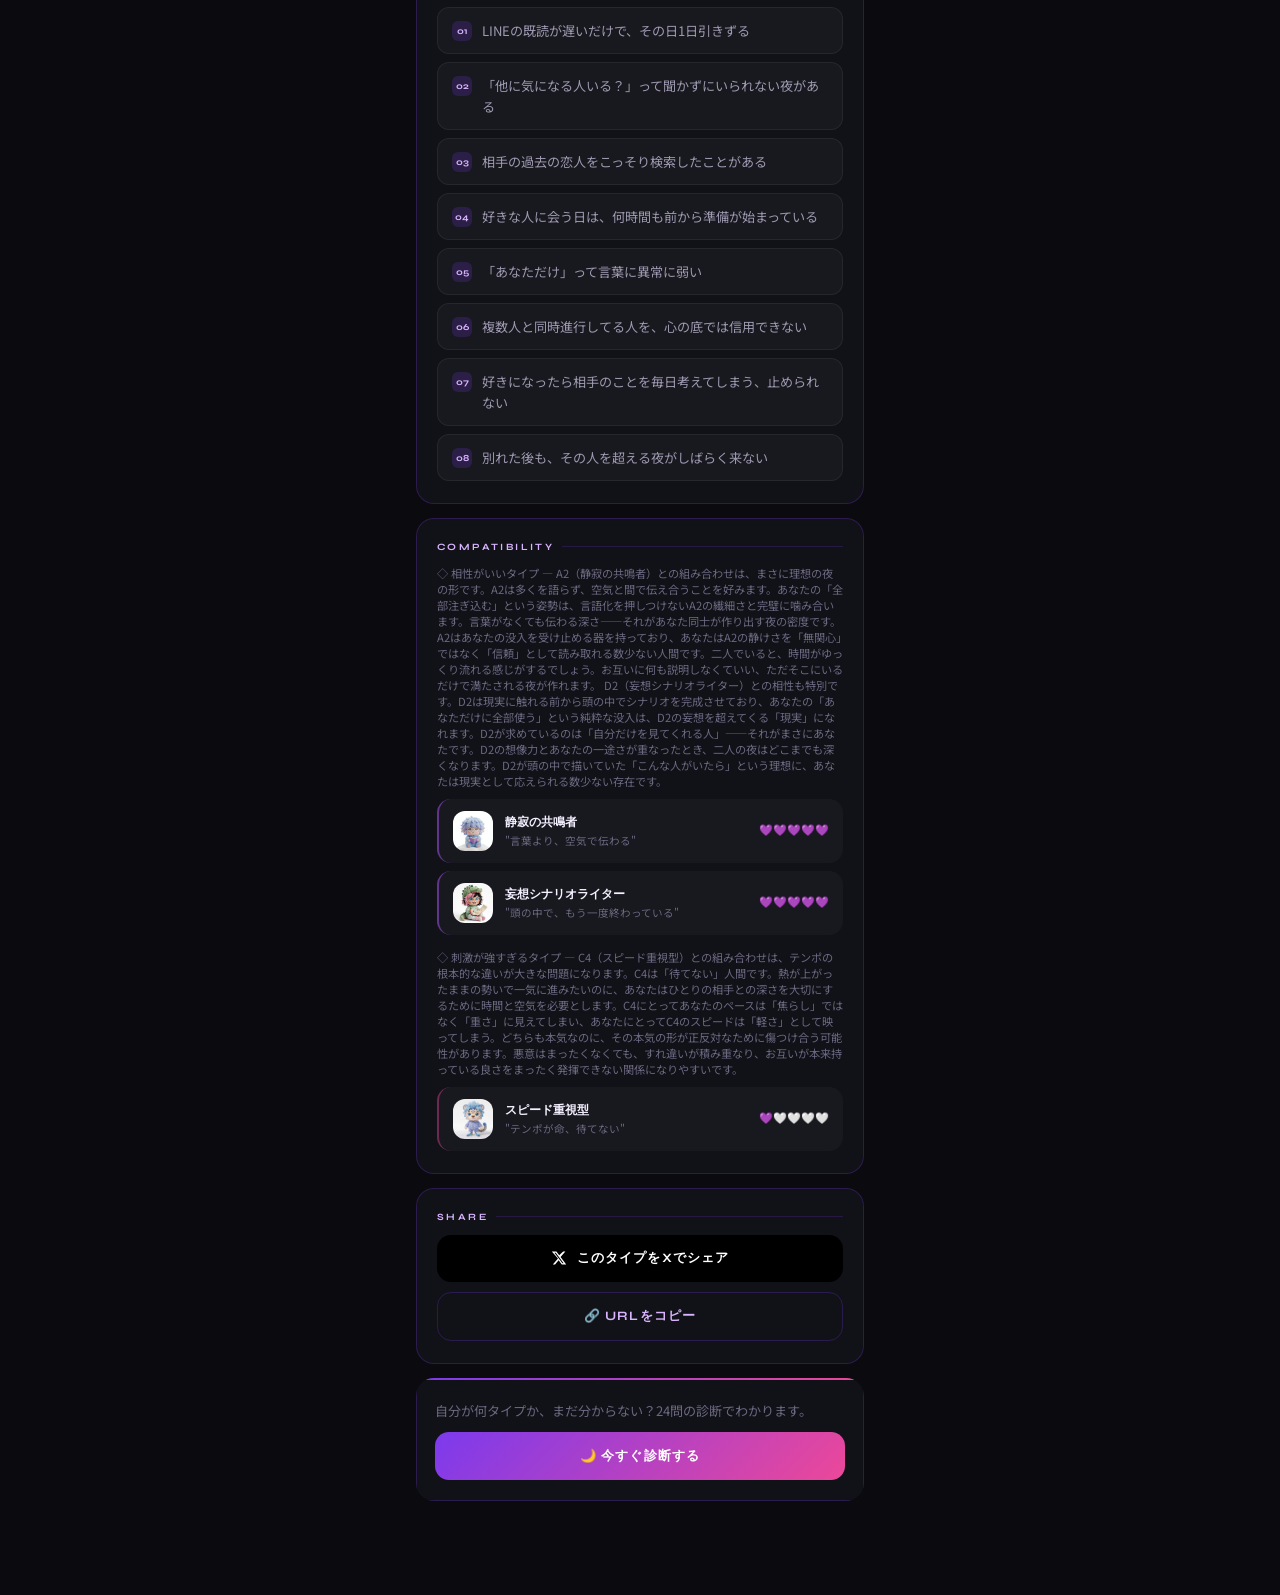
<file: type.html>
<!DOCTYPE html>
<html lang="ja">
<head>
  <meta charset="UTF-8"/>
  <link rel="icon" href="./favicon.svg" type="image/svg+xml"/>
  <meta name="viewport" content="width=device-width, initial-scale=1.0"/>
  <title id="pageTitle">タイプ詳細｜NightType</title>
  <!-- Dynamic OGP (updated by JS) -->
  <meta property="og:title"       id="ogTitle"  content="ナイトタイプ"/>
  <meta property="og:description" id="ogDesc"   content="ナイトタイプ診断"/>
  <meta property="og:image"       id="ogImage"  content=""/>
  <meta property="og:type"                      content="website"/>
  <meta name="twitter:card"                     content="summary_large_image"/>
  <meta name="description"        id="metaDesc" content="ナイトタイプ診断"/>
  <link href="https://fonts.googleapis.com/css2?family=Syne:wght@700;800&display=swap" rel="stylesheet"/>
  <link rel="stylesheet" href="./style.css"/>
  <style>
    /* ── ヒーロー ── */
    .type-hero {
      position: relative; width: 100%;
      min-height: 52vh;
      display: flex; flex-direction: column; align-items: center; justify-content: flex-end;
      padding-bottom: 32px; overflow: hidden;
    }
    .hero-bg {
      position: absolute; inset: 0; z-index: 0;
      background: radial-gradient(ellipse at 50% 20%, rgba(124,58,237,0.35) 0%, transparent 65%),
                  radial-gradient(ellipse at 80% 80%, rgba(236,72,153,0.2) 0%, transparent 55%),
                  var(--bg);
    }
    .hero-char {
      position: relative; z-index: 2;
      width: 200px; height: 200px;
      border-radius: 50%; object-fit: cover;
      border: 2px solid rgba(168,85,247,0.4);
      box-shadow: 0 0 60px rgba(124,58,237,0.5), 0 0 120px rgba(236,72,153,0.2);
      margin-bottom: 20px;
      opacity: 0; animation: popIn 0.8s cubic-bezier(0.34,1.56,0.64,1) 0.2s forwards;
    }
    .hero-char-fb {
      position: relative; z-index: 2;
      width: 200px; height: 200px; border-radius: 50%;
      display: flex; align-items: center; justify-content: center;
      font-size: 5.5rem;
      border: 2px solid rgba(168,85,247,0.4);
      background: radial-gradient(circle at 30% 30%, rgba(124,58,237,0.3), rgba(10,10,15,0.9));
      box-shadow: 0 0 60px rgba(124,58,237,0.5);
      margin-bottom: 20px;
      opacity: 0; animation: popIn 0.8s cubic-bezier(0.34,1.56,0.64,1) 0.2s forwards;
    }
    .hero-code {
      position: relative; z-index: 2;
      font-family: 'Syne', sans-serif; font-weight: 700; font-size: 0.6rem;
      letter-spacing: 0.35em; color: var(--purple-ll); margin-bottom: 6px;
      opacity: 0; animation: popIn 0.5s ease 0.4s forwards;
    }
    .hero-tagline {
      position: relative; z-index: 2;
      font-size: 0.78rem; color: rgba(255,255,255,0.5);
      font-style: italic; margin-bottom: 10px;
      opacity: 0; animation: popIn 0.5s ease 0.5s forwards;
    }
    .hero-name {
      position: relative; z-index: 2;
      font-family: 'Syne', sans-serif; font-weight: 800; font-size: 2rem;
      line-height: 1.15; text-align: center; padding: 0 20px;
      background: linear-gradient(135deg, #c4b5fd, #f9a8d4);
      -webkit-background-clip: text; -webkit-text-fill-color: transparent;
      opacity: 0; animation: popIn 0.6s ease 0.35s forwards;
    }

    /* ── コンテンツ ── */
    .type-content { max-width: 480px; margin: 0 auto; padding: 0 16px 80px; }

    .type-section {
      border-radius: 18px; background: var(--surface);
      border: 1px solid var(--border); padding: 22px 20px;
      margin-bottom: 14px;
      opacity: 0; animation: popIn 0.5s ease forwards;
    }
    .type-section:nth-child(1) { animation-delay: 0.5s; }
    .type-section:nth-child(2) { animation-delay: 0.6s; }
    .type-section:nth-child(3) { animation-delay: 0.7s; }
    .type-section:nth-child(4) { animation-delay: 0.8s; }
    .type-section:nth-child(5) { animation-delay: 0.9s; }
    .type-section:nth-child(6) { animation-delay: 1.0s; }

    .section-label {
      font-family: 'Syne', sans-serif; font-weight: 700; font-size: 0.6rem;
      letter-spacing: 0.25em; text-transform: uppercase;
      color: var(--purple-ll); margin-bottom: 12px;
      display: flex; align-items: center; gap: 8px;
    }
    .section-label::after { content: ''; flex: 1; height: 1px; background: rgba(124,58,237,0.2); }

    /* プロフィールチップ */
    .profile-chips { display: flex; gap: 8px; flex-wrap: wrap; margin-bottom: 0; }
    .p-chip {
      padding: 6px 14px; border-radius: 999px; font-size: 0.68rem;
      font-family: 'Syne', sans-serif; font-weight: 700;
    }
    .p-chip.age  { background: rgba(124,58,237,0.15); border: 1px solid rgba(168,85,247,0.3); color: var(--purple-ll); }
    .p-chip.mbti { background: rgba(236,72,153,0.12); border: 1px solid rgba(236,72,153,0.3); color: var(--pink-l); }
    .p-chip.kw   { background: rgba(255,255,255,0.05); border: 1px solid rgba(255,255,255,0.1); color: var(--muted); }

    /* 名言 */
    .quote-box {
      padding: 14px 18px; border-radius: 14px;
      background: rgba(124,58,237,0.08);
      border-left: 3px solid var(--purple);
      font-style: italic; font-size: 0.92rem;
      color: var(--purple-ll); line-height: 1.7;
    }

    /* 説明文 */
    .type-desc { font-size: 0.88rem; line-height: 1.9; color: #9d99b0; }
    .type-detail {
      font-size: 0.82rem; line-height: 1.85; color: #7a7690;
      margin-top: 12px; padding: 12px 14px; border-radius: 10px;
      background: rgba(255,255,255,0.025);
      border-left: 2px solid rgba(124,58,237,0.35);
    }

    /* あるあるリスト */
    .aruraru-list { display: flex; flex-direction: column; gap: 8px; }
    .aruraru-item {
      display: flex; align-items: flex-start; gap: 10px;
      padding: 12px 14px; border-radius: 12px;
      background: rgba(255,255,255,0.03);
      border: 1px solid rgba(255,255,255,0.06);
      font-size: 0.82rem; line-height: 1.6; color: #9d99b0;
      transition: all 0.2s; cursor: default;
    }
    .aruraru-item:hover { background: rgba(124,58,237,0.08); border-color: rgba(168,85,247,0.2); color: var(--white); }
    .aruraru-num {
      flex-shrink: 0; width: 20px; height: 20px; border-radius: 6px;
      background: rgba(124,58,237,0.2); display: flex; align-items: center; justify-content: center;
      font-family: 'Syne', sans-serif; font-weight: 700; font-size: 0.58rem;
      color: var(--purple-ll); margin-top: 1px;
    }

    /* 相性 */
    .compat-row { display: flex; flex-direction: column; gap: 8px; }
    .compat-item {
      display: flex; align-items: center; gap: 12px;
      padding: 12px 14px; border-radius: 14px;
      background: var(--surface2); cursor: pointer;
      text-decoration: none; color: var(--white);
      transition: all 0.18s;
    }
    .compat-item:hover { transform: translateX(4px); }
    .compat-item.good { border-left: 2px solid rgba(168,85,247,0.5); }
    .compat-item.bad  { border-left: 2px solid rgba(236,72,153,0.4); }
    .compat-img { width: 40px; height: 40px; border-radius: 12px; object-fit: cover; flex-shrink: 0; }
    .compat-icon { width: 40px; height: 40px; border-radius: 12px; background: var(--surface); display: flex; align-items: center; justify-content: center; font-size: 1.4rem; flex-shrink: 0; }
    .compat-right { flex: 1; min-width: 0; }
    .compat-name { font-family: 'Syne', sans-serif; font-weight: 700; font-size: 0.78rem; margin-bottom: 2px; }
    .compat-reason { font-size: 0.66rem; color: var(--muted); line-height: 1.5; }
    .compat-score { font-family: 'Syne', sans-serif; font-weight: 700; font-size: 0.7rem; color: var(--purple-ll); flex-shrink: 0; }

    /* シェア */
    .share-row { display: flex; flex-direction: column; gap: 10px; }
    .btn-share-x {
      display: flex; align-items: center; justify-content: center; gap: 10px;
      width: 100%; padding: 15px; border-radius: 14px; border: none; cursor: pointer;
      background: #000; color: #fff; font-family: 'Syne', sans-serif;
      font-weight: 700; font-size: 0.8rem; letter-spacing: 0.08em; transition: all 0.2s;
    }
    .btn-share-x:hover { background: #111; transform: translateY(-2px); }
    .btn-share-x svg { width: 16px; height: 16px; fill: #fff; }
    .btn-copy-url {
      display: flex; align-items: center; justify-content: center; gap: 8px;
      width: 100%; padding: 15px; border-radius: 14px;
      border: 1px solid var(--border); background: transparent;
      color: var(--purple-ll); font-family: 'Syne', sans-serif;
      font-weight: 700; font-size: 0.8rem; letter-spacing: 0.08em;
      cursor: pointer; transition: all 0.2s;
    }
    .btn-copy-url:hover { background: rgba(124,58,237,0.12); transform: translateY(-2px); }
    .btn-copy-url.copied { background: rgba(124,58,237,0.2); border-color: var(--purple-l); }

    /* CTAバナー */
    .cta-banner {
      border-radius: 18px; overflow: hidden; margin-bottom: 14px;
      position: relative;
    }
    .cta-banner::before { content: ''; display: block; height: 2px; background: linear-gradient(90deg, var(--purple), var(--pink)); }
    .cta-inner {
      padding: 20px 18px;
      background: var(--surface); border: 1px solid var(--border); border-top: none;
      display: flex; flex-direction: column; gap: 10px;
    }
    .cta-text { font-size: 0.82rem; color: var(--muted); line-height: 1.7; }
    .btn-cta {
      display: flex; align-items: center; justify-content: center;
      padding: 15px; border-radius: 14px; border: none; cursor: pointer;
      background: linear-gradient(135deg, var(--purple), var(--pink));
      color: #fff; font-family: 'Syne', sans-serif; font-weight: 700;
      font-size: 0.82rem; letter-spacing: 0.08em; text-decoration: none;
      transition: all 0.22s;
    }
    .btn-cta:hover { transform: translateY(-2px); box-shadow: 0 8px 24px rgba(124,58,237,0.4); }

    /* タイプナビ */
    .type-nav {
      display: flex; gap: 6px; flex-wrap: wrap;
      margin-bottom: 14px; padding: 16px;
      background: var(--surface); border: 1px solid var(--border); border-radius: 18px;
    }
    .type-nav-label { width: 100%; font-family: 'Syne', sans-serif; font-size: 0.6rem; letter-spacing: 0.2em; color: var(--muted); margin-bottom: 4px; }
    .type-nav-btn {
      padding: 5px 10px; border-radius: 8px; font-family: 'Syne', sans-serif;
      font-weight: 700; font-size: 0.62rem; letter-spacing: 0.05em;
      border: 1px solid var(--border); background: transparent;
      color: var(--muted); cursor: pointer; transition: all 0.15s;
      text-decoration: none;
    }
    .type-nav-btn:hover { border-color: var(--purple-l); color: var(--purple-ll); background: rgba(124,58,237,0.1); }
    .type-nav-btn.current { border-color: var(--purple-l); color: var(--purple-ll); background: rgba(124,58,237,0.18); }
  </style>
</head>
<body>
<canvas id="bg-canvas"></canvas>
<div class="noise"></div>
<nav class="navbar">
  <a href="index.html" class="nav-logo">NightType</a>
  <button class="hamburger" id="hamburger"><span></span><span></span><span></span></button>
</nav>
<div class="drawer" id="drawer">
  <a href="index.html"><span class="icon">🏠</span>ホーム</a>
  <a href="quiz.html"><span class="icon">🌙</span>診断する</a>
  <a href="characters.html"><span class="icon">🎴</span>キャラ一覧</a>
  <a href="compat.html"><span class="icon">💜</span>相性チェック</a>
  <a href="matrix.html"><span class="icon">📊</span>相性マトリクス</a>
</div>
<div class="drawer-overlay" id="drawer-overlay"></div>

<div class="page" style="padding-top:0">

  <!-- ヒーロー -->
  <div class="type-hero">
    <div class="hero-bg"></div>
    <div id="heroChar"></div>
    <div class="hero-code" id="heroCode">TYPE A1</div>
    <div class="hero-tagline" id="heroTagline">"tagline"</div>
    <div class="hero-name" id="heroName">タイプ名</div>
  </div>

  <div class="type-content">

    <!-- タイプナビ -->
    <div class="type-nav">
      <div class="type-nav-label">他のタイプを見る</div>
      <div id="typeNavBtns"></div>
    </div>

    <!-- プロフィール -->
    <div class="type-section">
      <div class="section-label">Profile</div>
      <div class="profile-chips" id="profileChips"></div>
    </div>

    <!-- 名言 -->
    <div class="type-section">
      <div class="section-label">Quote</div>
      <div class="quote-box" id="quoteBox"></div>
    </div>

    <!-- 説明 -->
    <div class="type-section">
      <div class="section-label">About</div>
      <p class="type-desc" id="typeDesc"></p>
      <div class="type-detail" id="typeDetail"></div>
    </div>

    <!-- あるある -->
    <div class="type-section">
      <div class="section-label">あるある</div>
      <div class="aruraru-list" id="aruaruList"></div>
    </div>

    <!-- 相性 -->
    <div class="type-section">
      <div class="section-label">Compatibility</div>
      <div style="font-size:0.7rem;color:var(--muted);margin-bottom:10px" id="goodReason"></div>
      <div class="compat-row" id="compatGood"></div>
      <div style="font-size:0.7rem;color:var(--muted);margin:14px 0 10px" id="badReason"></div>
      <div class="compat-row" id="compatBad"></div>
    </div>

    <!-- シェア -->
    <div class="type-section">
      <div class="section-label">Share</div>
      <div class="share-row">
        <button class="btn-share-x" id="btnShareX">
          <svg viewBox="0 0 24 24"><path d="M18.244 2.25h3.308l-7.227 8.26 8.502 11.24H16.17l-4.714-6.231-5.401 6.231H2.746l7.73-8.835L1.254 2.25H8.08l4.253 5.622zm-1.161 17.52h1.833L7.084 4.126H5.117z"/></svg>
          このタイプをXでシェア
        </button>
        <button class="btn-copy-url" id="btnCopyUrl">🔗 URLをコピー</button>
      </div>
    </div>

    <!-- CTA -->
    <div class="cta-banner">
      <div class="cta-inner">
        <div class="cta-text">自分が何タイプか、まだ分からない？24問の診断でわかります。</div>
        <a href="quiz.html" class="btn-cta">🌙 今すぐ診断する</a>
      </div>
    </div>

  </div>
</div>

<script src="./types.js"></script>
<script src="./aruraru.js"></script>
<script src="./common.js"></script>
<script>
// URLパラメータからタイプ取得
const params = new URLSearchParams(location.search);
let typeCode  = params.get('type')?.toUpperCase();

// パス形式対応 (/type/A1 → ?type=A1)
if(!typeCode){
  const m = location.pathname.match(/\/type\/([A-Da-d][1-4])/i);
  if(m) typeCode = m[1].toUpperCase();
}

// ハッシュ形式 (#A1)
if(!typeCode && location.hash){
  const h = location.hash.slice(1).toUpperCase();
  if(types[h]) typeCode = h;
}

if(!typeCode || !types[typeCode]){
  // デフォルトA1
  typeCode = 'A1';
}

const d = types[typeCode];
const heartMap = {5:'💜💜💜💜💜',4:'💜💜💜💜🤍',3:'💜💜💜🤍🤍',2:'💜💜🤍🤍🤍',1:'💜🤍🤍🤍🤍'};

// ── OGP・タイトル ──
document.title = `${d.name}（${typeCode}タイプ）｜NightType`;
document.getElementById('pageTitle').textContent = `${d.name}（${typeCode}タイプ）｜NightType`;
document.getElementById('ogTitle').content  = `${typeCode}タイプ「${d.name}」 - NightType`;
document.getElementById('ogDesc').content   = d.tagline + ' — ナイトタイプ診断';
document.getElementById('metaDesc').content = `${d.name}：${d.description?.slice(0,60)}…`;
if(d.image){
  document.getElementById('ogImage').content = location.origin + '/' + d.image;
}

// ── ヒーロー ──
document.getElementById('heroCode').textContent    = `TYPE ${typeCode}`;
document.getElementById('heroTagline').textContent = `"${d.tagline}"`;
document.getElementById('heroName').textContent    = d.name;
document.getElementById('heroChar').innerHTML = d.image
  ? `<img src="${d.image}" alt="${d.name}" class="hero-char"/>`
  : `<div class="hero-char-fb">${d.icon}</div>`;

// ── タイプナビ ──
const navWrap = document.getElementById('typeNavBtns');
Object.keys(types).forEach(code => {
  const a = document.createElement('a');
  a.className = 'type-nav-btn' + (code === typeCode ? ' current' : '');
  a.href = `type.html?type=${code}`;
  a.textContent = code;
  navWrap.appendChild(a);
});

// ── プロフィール ──
const chips = document.getElementById('profileChips');
if(d.age)    chips.innerHTML += `<span class="p-chip age">推定${d.age}歳</span>`;
if(d.mbti)   chips.innerHTML += `<span class="p-chip mbti">${d.mbti}</span>`;
(d.keyword||[]).forEach(k => chips.innerHTML += `<span class="p-chip kw">#${k}</span>`);

// ── 名言 ──
document.getElementById('quoteBox').textContent = d.quote || `"${d.tagline}"`;

// ── 説明 ──
document.getElementById('typeDesc').textContent   = d.description || '';
document.getElementById('typeDetail').textContent = d.detail || '';

// ── あるある ──
const aruList = document.getElementById('aruaruList');
const items   = aruaruData[typeCode] || [];
items.forEach((text, i) => {
  aruList.innerHTML += `
    <div class="aruraru-item">
      <div class="aruraru-num">${String(i+1).padStart(2,'0')}</div>
      <div>${text}</div>
    </div>`;
});

// ── 相性 ──
document.getElementById('goodReason').textContent = `◇ 相性がいいタイプ — ${d.goodReason||''}`;
document.getElementById('badReason').textContent  = `◇ 刺激が強すぎるタイプ — ${d.badReason||''}`;

function compatCard(code, cls){
  const t = types[code];
  const score = getCompat(typeCode, code);
  return `<a class="compat-item ${cls}" href="type.html?type=${code}">
    ${t.image
      ? `<img src="${t.image}" alt="${t.name}" class="compat-img">`
      : `<div class="compat-icon">${t.icon}</div>`}
    <div class="compat-right">
      <div class="compat-name">${t.name}</div>
      <div class="compat-reason">"${t.tagline}"</div>
    </div>
    <div class="compat-score">${heartMap[score]}</div>
  </a>`;
}
d.good.forEach(c => document.getElementById('compatGood').innerHTML += compatCard(c,'good'));
d.bad.forEach(c  => document.getElementById('compatBad').innerHTML  += compatCard(c,'bad'));

// ── シェア ──
const shareUrl = `${location.origin}${location.pathname}?type=${typeCode}`;
document.getElementById('btnShareX').addEventListener('click', () => {
  const text = `私の夜タイプは「${d.name}」\n"${d.tagline}"\n\n#NightType #夜の価値観診断\n`;
  window.open(`https://twitter.com/intent/tweet?text=${encodeURIComponent(text)}&url=${encodeURIComponent(shareUrl)}`, '_blank');
});
document.getElementById('btnCopyUrl').addEventListener('click', () => {
  navigator.clipboard.writeText(shareUrl).then(() => {
    const btn = document.getElementById('btnCopyUrl');
    btn.textContent = '✓ コピーしました';
    btn.classList.add('copied');
    setTimeout(() => { btn.textContent = '🔗 URLをコピー'; btn.classList.remove('copied'); }, 2000);
  });
});
</script>
</body>
</html>
</file>
<file: style.css>
@import url('https://fonts.googleapis.com/css2?family=Syne:wght@400;600;700;800&family=Noto+Sans+JP:wght@300;400;500&display=swap');

*, *::before, *::after { box-sizing: border-box; margin: 0; padding: 0; }

:root {
  --bg:       #0a0a0f;
  --surface:  #111118;
  --surface2: #18181f;
  --purple:   #7c3aed;
  --purple-l: #a855f7;
  --purple-ll:#d8b4fe;
  --pink:     #ec4899;
  --pink-l:   #f9a8d4;
  --cyan:     #22d3ee;
  --white:    #f4f0ff;
  --muted:    #6b6880;
  --border:   rgba(124,58,237,0.25);
  --glow:     rgba(124,58,237,0.35);
}

html, body { height: 100%; scroll-behavior: smooth; }

body {
  font-family: 'Noto Sans JP', sans-serif;
  background: var(--bg);
  color: var(--white);
  min-height: 100vh;
  overflow-x: hidden;
}

/* ── Scrollbar ── */
::-webkit-scrollbar { width: 4px; }
::-webkit-scrollbar-track { background: var(--bg); }
::-webkit-scrollbar-thumb { background: var(--purple); border-radius: 2px; }

/* ── Canvas BG ── */
#bg-canvas {
  position: fixed; inset: 0; z-index: 0; pointer-events: none;
}

/* ── Noise overlay ── */
.noise {
  position: fixed; inset: 0; z-index: 1; pointer-events: none; opacity: 0.03;
  background-image: url("data:image/svg+xml,%3Csvg viewBox='0 0 200 200' xmlns='http://www.w3.org/2000/svg'%3E%3Cfilter id='n'%3E%3CfeTurbulence type='fractalNoise' baseFrequency='0.9' numOctaves='4' stitchTiles='stitch'/%3E%3C/filter%3E%3Crect width='100%25' height='100%25' filter='url(%23n)'/%3E%3C/svg%3E");
}

/* ════════════════════════════
   NAVBAR
════════════════════════════ */
.navbar {
  position: fixed; top: 0; left: 0; right: 0; z-index: 100;
  display: flex; align-items: center; justify-content: space-between;
  padding: 0 20px; height: 58px;
  background: rgba(10,10,15,0.85);
  backdrop-filter: blur(16px);
  border-bottom: 1px solid var(--border);
}

.nav-logo {
  font-family: 'Syne', sans-serif; font-weight: 800; font-size: 0.95rem;
  letter-spacing: 0.08em; text-transform: uppercase;
  background: linear-gradient(90deg, var(--purple-l), var(--pink));
  -webkit-background-clip: text; -webkit-text-fill-color: transparent;
  text-decoration: none;
}

.hamburger {
  display: flex; flex-direction: column; justify-content: center; gap: 5px;
  width: 36px; height: 36px; cursor: pointer; padding: 4px;
  background: none; border: none;
}
.hamburger span {
  display: block; height: 2px; border-radius: 2px;
  background: var(--purple-ll);
  transition: all 0.3s ease;
  transform-origin: center;
}
.hamburger.open span:nth-child(1) { transform: translateY(7px) rotate(45deg); }
.hamburger.open span:nth-child(2) { opacity: 0; transform: scaleX(0); }
.hamburger.open span:nth-child(3) { transform: translateY(-7px) rotate(-45deg); }

/* Drawer */
.drawer {
  position: fixed; top: 58px; right: 0; bottom: 0;
  width: min(280px, 80vw); z-index: 99;
  background: rgba(17,17,24,0.97);
  backdrop-filter: blur(20px);
  border-left: 1px solid var(--border);
  transform: translateX(100%);
  transition: transform 0.35s cubic-bezier(0.4,0,0.2,1);
  padding: 32px 24px;
  display: flex; flex-direction: column; gap: 8px;
}
.drawer.open { transform: translateX(0); }
.drawer-overlay {
  position: fixed; inset: 0; z-index: 98; background: rgba(0,0,0,0.5);
  opacity: 0; pointer-events: none; transition: opacity 0.3s;
}
.drawer-overlay.open { opacity: 1; pointer-events: all; }

.drawer a {
  display: flex; align-items: center; gap: 12px;
  padding: 14px 16px; border-radius: 10px;
  font-family: 'Syne', sans-serif; font-weight: 600; font-size: 0.9rem;
  letter-spacing: 0.05em; color: var(--white); text-decoration: none;
  transition: all 0.2s;
}
.drawer a:hover, .drawer a.active {
  background: rgba(124,58,237,0.2); color: var(--purple-ll);
}
.drawer a .icon { font-size: 1.1rem; width: 24px; text-align: center; }

/* ════════════════════════════
   PAGE WRAPPER
════════════════════════════ */
.page {
  position: relative; z-index: 2;
  padding-top: 58px; min-height: 100vh;
}

/* ════════════════════════════
   HOME PAGE
════════════════════════════ */
.home-hero {
  display: flex; flex-direction: column; align-items: center; justify-content: center;
  min-height: calc(100vh - 58px);
  padding: 40px 24px; text-align: center;
}

.hero-badge {
  display: inline-flex; align-items: center; gap: 6px;
  padding: 6px 14px; border-radius: 999px;
  border: 1px solid rgba(168,85,247,0.4);
  background: rgba(124,58,237,0.12);
  font-size: 0.65rem; letter-spacing: 0.2em; text-transform: uppercase;
  color: var(--purple-ll); margin-bottom: 24px;
  opacity: 0; animation: popIn 0.6s ease 0.2s forwards;
}
.hero-badge .dot {
  width: 6px; height: 6px; border-radius: 50%; background: var(--purple-l);
  animation: pulse 2s infinite;
}

.hero-title {
  font-family: 'Syne', sans-serif; font-weight: 800;
  font-size: clamp(2.2rem, 8vw, 3.4rem); line-height: 1.1;
  letter-spacing: -0.01em; margin-bottom: 16px;
  opacity: 0; animation: popIn 0.6s ease 0.35s forwards;
}
.hero-title .grad {
  background: linear-gradient(135deg, var(--purple-l) 0%, var(--pink) 50%, var(--cyan) 100%);
  -webkit-background-clip: text; -webkit-text-fill-color: transparent;
}

.hero-sub {
  font-size: 0.9rem; line-height: 1.8; color: var(--muted);
  max-width: 320px; margin-bottom: 40px;
  opacity: 0; animation: popIn 0.6s ease 0.5s forwards;
}

.hero-btn {
  display: inline-block; padding: 16px 40px; border-radius: 999px;
  background: linear-gradient(135deg, var(--purple), var(--pink));
  color: #fff; font-family: 'Syne', sans-serif; font-weight: 700;
  font-size: 0.9rem; letter-spacing: 0.08em; text-decoration: none;
  box-shadow: 0 8px 32px rgba(124,58,237,0.45);
  transition: all 0.25s ease;
  opacity: 0; animation: popIn 0.6s ease 0.65s forwards;
}
.hero-btn:hover {
  transform: translateY(-3px);
  box-shadow: 0 14px 40px rgba(124,58,237,0.6);
}

.hero-cards {
  display: flex; gap: 12px; margin-top: 48px; flex-wrap: wrap; justify-content: center;
  opacity: 0; animation: popIn 0.6s ease 0.8s forwards;
}
.hero-card {
  padding: 14px 18px; border-radius: 14px;
  background: var(--surface); border: 1px solid var(--border);
  font-size: 0.75rem; color: var(--muted);
  display: flex; align-items: center; gap: 8px;
}
.hero-card .num {
  font-family: 'Syne', sans-serif; font-weight: 700; font-size: 1.1rem; color: var(--purple-ll);
}

/* ════════════════════════════
   QUIZ PAGE
════════════════════════════ */
.quiz-wrap {
  max-width: 480px; margin: 0 auto;
  padding: 32px 20px 60px;
  display: flex; flex-direction: column; align-items: center;
}

.quiz-header {
  width: 100%; margin-bottom: 28px;
  opacity: 0; animation: popIn 0.5s ease 0.1s forwards;
}

.progress-top {
  display: flex; justify-content: space-between; align-items: center;
  font-size: 0.65rem; letter-spacing: 0.15em; text-transform: uppercase;
  color: var(--muted); margin-bottom: 10px;
}
.progress-num { font-family: 'Syne', sans-serif; color: var(--purple-ll); font-weight: 700; }

.progress-bar {
  width: 100%; height: 3px; background: rgba(255,255,255,0.06); border-radius: 999px; overflow: hidden;
}
.progress-fill {
  height: 100%;
  background: linear-gradient(90deg, var(--purple), var(--pink));
  border-radius: 999px;
  transition: width 0.5s cubic-bezier(0.4,0,0.2,1);
  position: relative;
}
.progress-fill::after {
  content: ''; position: absolute; right: 0; top: 50%; transform: translateY(-50%);
  width: 8px; height: 8px; border-radius: 50%;
  background: var(--pink);
  box-shadow: 0 0 10px var(--pink);
}

.q-card {
  width: 100%; border-radius: 20px;
  background: var(--surface);
  border: 1px solid var(--border);
  padding: 32px 24px; position: relative; overflow: hidden;
  opacity: 0; animation: popIn 0.5s ease 0.25s forwards;
}
.q-card::before {
  content: ''; position: absolute; top: 0; left: 0; right: 0; height: 2px;
  background: linear-gradient(90deg, var(--purple), var(--pink), var(--cyan));
}

.q-tag {
  display: inline-block; padding: 4px 10px; border-radius: 999px;
  background: rgba(124,58,237,0.18); border: 1px solid rgba(168,85,247,0.3);
  font-size: 0.6rem; letter-spacing: 0.2em; text-transform: uppercase;
  color: var(--purple-ll); margin-bottom: 18px;
}

#question {
  font-size: 1.15rem; line-height: 1.85; font-weight: 400; letter-spacing: 0.02em;
}

.q-deco {
  position: absolute; bottom: -20px; right: -20px;
  width: 100px; height: 100px; border-radius: 50%;
  background: radial-gradient(circle, rgba(124,58,237,0.12), transparent 70%);
  pointer-events: none;
}

.btn-group {
  width: 100%; display: flex; flex-direction: column; gap: 12px; margin-top: 20px;
  opacity: 0; animation: popIn 0.5s ease 0.4s forwards;
}

.btn-yes, .btn-no {
  width: 100%; padding: 18px; border-radius: 14px; border: none; cursor: pointer;
  font-family: 'Syne', sans-serif; font-weight: 700; font-size: 0.85rem;
  letter-spacing: 0.06em; transition: all 0.22s ease; position: relative; overflow: hidden;
}
.btn-yes {
  background: linear-gradient(135deg, var(--purple), var(--pink));
  color: #fff;
  box-shadow: 0 6px 24px rgba(124,58,237,0.4);
}
.btn-yes:hover { transform: translateY(-2px); box-shadow: 0 10px 32px rgba(124,58,237,0.55); }
.btn-no {
  background: var(--surface2); color: var(--muted);
  border: 1px solid rgba(255,255,255,0.08);
}
.btn-no:hover { color: var(--white); border-color: rgba(255,255,255,0.2); transform: translateY(-2px); }

/* ════════════════════════════
   RESULT PAGE
════════════════════════════ */
.result-wrap {
  max-width: 480px; margin: 0 auto;
  padding: 32px 20px 80px;
  display: flex; flex-direction: column; align-items: center;
}

.result-eyebrow {
  font-size: 0.62rem; letter-spacing: 0.3em; text-transform: uppercase;
  color: var(--purple-ll); margin-bottom: 20px;
  opacity: 0; animation: popIn 0.6s ease 0.1s forwards;
}

.result-illust {
  width: 140px; height: 140px; border-radius: 50%;
  display: flex; align-items: center; justify-content: center;
  font-size: 4.5rem; margin-bottom: 24px;
  border: 2px solid var(--border);
  background: radial-gradient(circle at 30% 30%, rgba(124,58,237,0.3), rgba(10,10,15,0.8));
  box-shadow: 0 0 40px rgba(124,58,237,0.3), inset 0 0 30px rgba(168,85,247,0.1);
  opacity: 0; animation: popIn 0.7s cubic-bezier(0.34,1.56,0.64,1) 0.3s forwards;
}

.result-card {
  width: 100%; border-radius: 20px;
  background: var(--surface); border: 1px solid var(--border);
  padding: 28px 22px; position: relative; overflow: hidden;
  opacity: 0; animation: popIn 0.6s ease 0.5s forwards;
}
.result-card::before {
  content: ''; position: absolute; top: 0; left: 0; right: 0; height: 2px;
  background: linear-gradient(90deg, var(--purple), var(--pink), var(--cyan));
}

.result-type-label { font-size: 0.6rem; letter-spacing: 0.25em; text-transform: uppercase; color: var(--muted); margin-bottom: 8px; }
.result-type-name {
  font-family: 'Syne', sans-serif; font-weight: 800;
  font-size: 1.9rem; line-height: 1.15; letter-spacing: -0.01em;
  background: linear-gradient(135deg, var(--purple-ll), var(--pink-l));
  -webkit-background-clip: text; -webkit-text-fill-color: transparent;
  margin-bottom: 16px;
}
.result-desc {
  font-size: 0.88rem; line-height: 1.85; color: #9d99b0;
  padding-top: 16px; border-top: 1px solid rgba(255,255,255,0.05);
}

.compat-block {
  width: 100%; margin-top: 16px; border-radius: 16px;
  background: var(--surface); border: 1px solid var(--border);
  padding: 20px 20px; overflow: hidden;
  opacity: 0; animation: popIn 0.6s ease 0.7s forwards;
}
.compat-title {
  font-family: 'Syne', sans-serif; font-size: 0.7rem; font-weight: 700;
  letter-spacing: 0.18em; text-transform: uppercase; margin-bottom: 14px;
  display: flex; align-items: center; gap: 8px;
}
.compat-title .dot-good { width: 8px; height: 8px; border-radius: 50%; background: var(--purple-l); box-shadow: 0 0 8px var(--purple); }
.compat-title .dot-bad  { width: 8px; height: 8px; border-radius: 50%; background: var(--pink); box-shadow: 0 0 8px var(--pink); }

.compat-list { list-style: none; display: flex; flex-direction: column; gap: 8px; }
.compat-list li {
  padding: 10px 14px; border-radius: 10px;
  background: var(--surface2); font-size: 0.82rem;
  display: flex; align-items: center; gap: 10px;
}
.compat-list li .ci { font-size: 1.1rem; }
.compat-list.good li { border-left: 3px solid var(--purple-l); }
.compat-list.bad  li { border-left: 3px solid var(--pink); }

.result-actions {
  width: 100%; display: flex; flex-direction: column; gap: 10px; margin-top: 16px;
  opacity: 0; animation: popIn 0.6s ease 0.9s forwards;
}
.btn-retry {
  width: 100%; padding: 17px; border-radius: 14px; border: 1px solid var(--border);
  background: transparent; color: var(--purple-ll);
  font-family: 'Syne', sans-serif; font-weight: 700; font-size: 0.82rem;
  letter-spacing: 0.08em; cursor: pointer; transition: all 0.22s;
}
.btn-retry:hover { background: rgba(124,58,237,0.15); transform: translateY(-1px); }

.btn-compat {
  width: 100%; padding: 17px; border-radius: 14px; border: none;
  background: linear-gradient(135deg, var(--purple), var(--pink));
  color: #fff; font-family: 'Syne', sans-serif; font-weight: 700;
  font-size: 0.82rem; letter-spacing: 0.08em; cursor: pointer;
  box-shadow: 0 6px 24px rgba(124,58,237,0.4); transition: all 0.22s;
  text-decoration: none; display: block; text-align: center;
}
.btn-compat:hover { transform: translateY(-2px); box-shadow: 0 10px 32px rgba(124,58,237,0.55); }

/* ════════════════════════════
   COMPAT PAGE
════════════════════════════ */
.compat-page {
  max-width: 480px; margin: 0 auto; padding: 32px 20px 80px;
}

.page-header {
  text-align: center; margin-bottom: 32px;
  opacity: 0; animation: popIn 0.6s ease 0.1s forwards;
}
.page-header h1 {
  font-family: 'Syne', sans-serif; font-weight: 800; font-size: 1.7rem;
  background: linear-gradient(135deg, var(--purple-l), var(--pink));
  -webkit-background-clip: text; -webkit-text-fill-color: transparent;
  margin-bottom: 8px;
}
.page-header p { font-size: 0.82rem; color: var(--muted); line-height: 1.7; }

.selector-label {
  font-size: 0.62rem; letter-spacing: 0.2em; text-transform: uppercase;
  color: var(--purple-ll); margin-bottom: 12px;
  opacity: 0; animation: popIn 0.6s ease 0.25s forwards;
}

.type-grid {
  display: grid; grid-template-columns: repeat(2, 1fr); gap: 10px; margin-bottom: 24px;
  opacity: 0; animation: popIn 0.6s ease 0.35s forwards;
}
.type-btn {
  padding: 14px 12px; border-radius: 12px; border: 1px solid var(--border);
  background: var(--surface); cursor: pointer; transition: all 0.2s;
  text-align: left; color: var(--white);
}
.type-btn:hover { border-color: var(--purple-l); background: rgba(124,58,237,0.12); }
.type-btn.selected { border-color: var(--purple-l); background: rgba(124,58,237,0.2); box-shadow: 0 0 16px rgba(124,58,237,0.25); }
.type-btn .tb-icon { font-size: 1.5rem; margin-bottom: 6px; display: block; }
.type-btn .tb-name { font-family: 'Syne', sans-serif; font-weight: 700; font-size: 0.78rem; display: block; margin-bottom: 2px; }
.type-btn .tb-desc { font-size: 0.68rem; color: var(--muted); line-height: 1.4; }

.compat-result {
  border-radius: 20px; background: var(--surface); border: 1px solid var(--border);
  padding: 24px 20px; display: none;
  opacity: 0; animation: popIn 0.5s ease forwards;
}
.compat-result.show { display: block; }
.compat-result::before {
  content: ''; display: block; height: 2px; margin: -24px -20px 20px;
  background: linear-gradient(90deg, var(--purple), var(--pink), var(--cyan));
}

.cr-pair {
  display: flex; align-items: center; justify-content: center; gap: 16px;
  margin-bottom: 20px;
}
.cr-type {
  display: flex; flex-direction: column; align-items: center; gap: 6px;
}
.cr-type .icon { font-size: 2.2rem; }
.cr-type .name { font-family: 'Syne', sans-serif; font-size: 0.72rem; font-weight: 700; color: var(--purple-ll); text-align: center; }
.cr-arrow { font-size: 1.4rem; color: var(--pink); }

.cr-score {
  text-align: center; margin-bottom: 20px;
}
.cr-score .hearts { font-size: 1.6rem; letter-spacing: 4px; margin-bottom: 6px; }
.cr-score .label {
  font-family: 'Syne', sans-serif; font-size: 0.7rem; letter-spacing: 0.15em;
  text-transform: uppercase; color: var(--muted);
}

.cr-comment {
  font-size: 0.85rem; line-height: 1.8; color: #9d99b0;
  padding: 16px; border-radius: 12px; background: var(--surface2);
  border-left: 3px solid var(--purple);
}

/* ════════════════════════════
   ANIMATIONS
════════════════════════════ */
@keyframes popIn {
  from { opacity: 0; transform: translateY(16px); }
  to   { opacity: 1; transform: translateY(0); }
}
@keyframes pulse {
  0%,100% { opacity: 1; transform: scale(1); }
  50%      { opacity: 0.5; transform: scale(0.8); }
}

.q-exit  { animation: qExit 0.2s ease forwards !important; }
.q-enter { animation: qEnter 0.28s ease forwards !important; }
@keyframes qExit  { to { opacity: 0; transform: translateX(-14px) scale(0.97); } }
@keyframes qEnter { from { opacity: 0; transform: translateX(14px) scale(0.97); } to { opacity: 1; transform: translateX(0) scale(1); } }

/* ════════════════════════════
   MOBILE
════════════════════════════ */
@media (max-width: 400px) {
  .hero-title { font-size: 2rem; }
  .type-grid { grid-template-columns: 1fr; }
}
</file>
